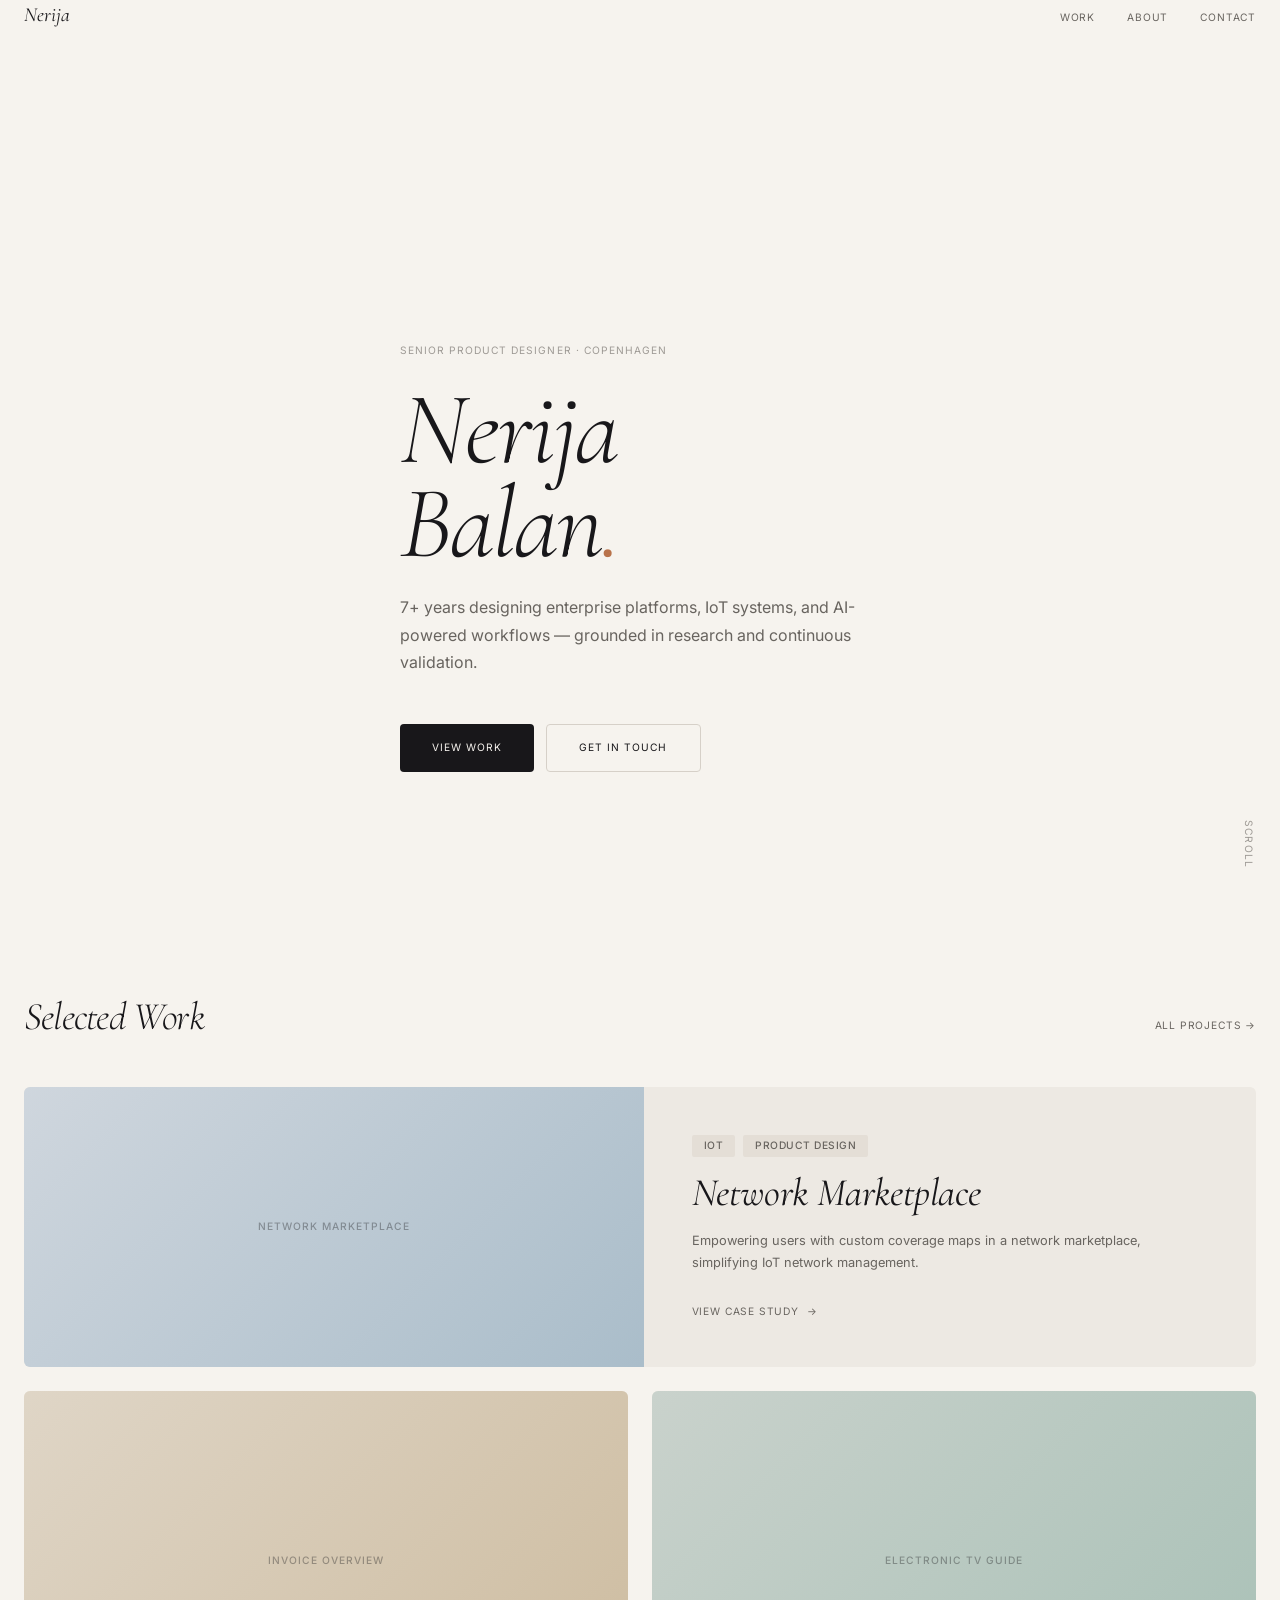
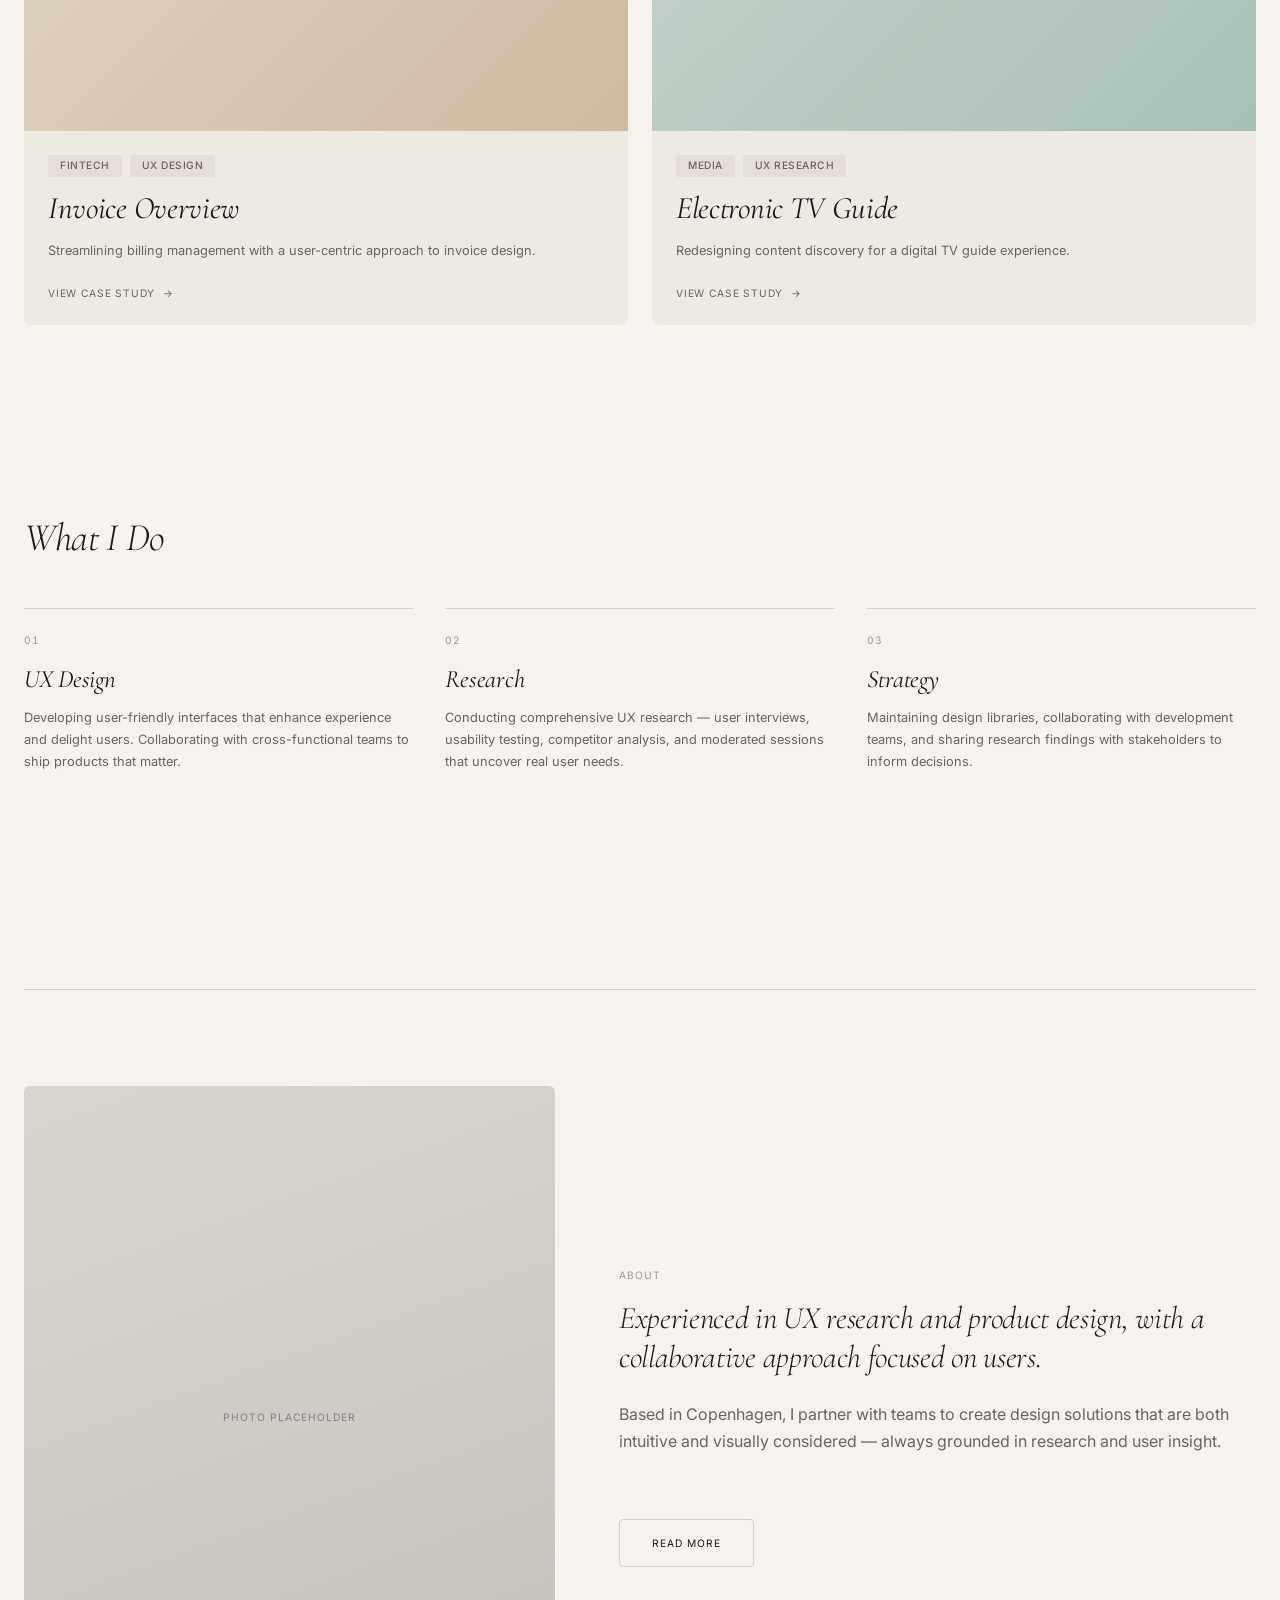
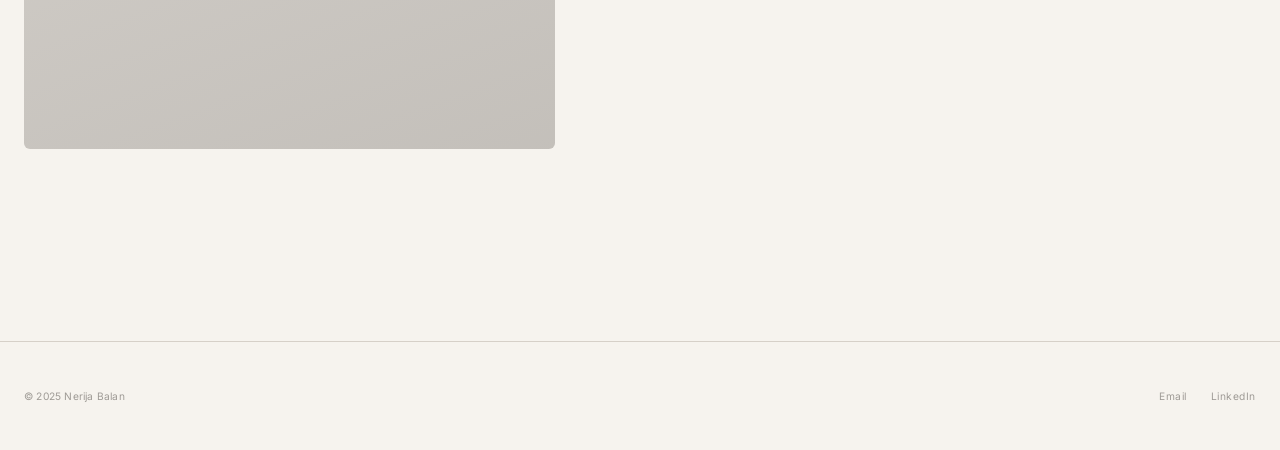
<file: index.html>
<!DOCTYPE html>
<html lang="en">
<head>
  <meta charset="UTF-8">
  <meta name="viewport" content="width=device-width, initial-scale=1.0">
  <title>Nerija Balan — UX Designer</title>
  <meta name="description" content="Copenhagen-based UX Designer specialising in user research and product design.">
  <link rel="stylesheet" href="css/styles.css">
</head>
<body>

  <!-- ======================================================
       NAVIGATION
       ====================================================== -->
  <header class="nav" role="banner">
    <div class="container">
      <div class="nav__inner">
        <a href="index.html" class="nav__logo" aria-label="Nerija Balan — home">Nerija</a>
        <nav aria-label="Primary">
          <ul class="nav__links">
            <li><a href="work.html">Work</a></li>
            <li><a href="about.html">About</a></li>
            <li><a href="contact.html">Contact</a></li>
          </ul>
        </nav>
        <button class="nav__toggle" aria-label="Toggle menu" aria-expanded="false" aria-controls="primary-nav">
          <span></span><span></span><span></span>
        </button>
      </div>
    </div>
  </header>

  <main>

    <!-- ======================================================
         HERO
         ====================================================== -->
    <section class="hero">
      <div class="container">
        <p class="label hero__eyebrow fade-up">Senior Product Designer · Copenhagen</p>
        <h1 class="hero__heading fade-up">
          Nerija<br>Balan<span class="hero__period">.</span>
        </h1>
        <p class="hero__sub fade-up">
          7+ years designing enterprise platforms, IoT systems,
          and AI-powered workflows — grounded in research and
          continuous validation.
        </p>
        <div class="hero__actions fade-up">
          <a href="work.html" class="btn btn--primary">View Work</a>
          <a href="contact.html" class="btn btn--outline">Get in Touch</a>
        </div>
      </div>
      <span class="hero__scroll" aria-hidden="true">Scroll</span>
    </section>

    <!-- ======================================================
         SELECTED WORK
         ====================================================== -->
    <section class="section" aria-labelledby="work-heading">
      <div class="container">
        <div class="section__header">
          <h2 class="section__title" id="work-heading">Selected Work</h2>
          <a href="work.html" class="section__link">All projects →</a>
        </div>

        <div class="work-grid work-grid--featured">

          <!-- Featured card -->
          <a href="network-marketplace.html" class="card">
            <div class="card__image">
              <div class="img-placeholder img-placeholder--1">
                <div class="img-placeholder__inner">
                  <span class="img-placeholder__label">Network Marketplace</span>
                </div>
              </div>
            </div>
            <div class="card__body">
              <div class="card__meta">
                <span class="tag">IoT</span>
                <span class="tag">Product Design</span>
              </div>
              <h3 class="card__title">Network Marketplace</h3>
              <p class="card__desc">
                Empowering users with custom coverage maps in a network marketplace,
                simplifying IoT network management.
              </p>
              <span class="card__cta">
                View Case Study
                <span class="card__cta-arrow" aria-hidden="true">→</span>
              </span>
            </div>
          </a>

          <!-- Card 2 -->
          <a href="work.html#invoice" class="card">
            <div class="card__image">
              <div class="img-placeholder img-placeholder--2">
                <div class="img-placeholder__inner">
                  <span class="img-placeholder__label">Invoice Overview</span>
                </div>
              </div>
            </div>
            <div class="card__body">
              <div class="card__meta">
                <span class="tag">FinTech</span>
                <span class="tag">UX Design</span>
              </div>
              <h3 class="card__title">Invoice Overview</h3>
              <p class="card__desc">
                Streamlining billing management with a user-centric approach to invoice design.
              </p>
              <span class="card__cta">
                View Case Study
                <span class="card__cta-arrow" aria-hidden="true">→</span>
              </span>
            </div>
          </a>

          <!-- Card 3 -->
          <a href="work.html#tv-guide" class="card">
            <div class="card__image">
              <div class="img-placeholder img-placeholder--3">
                <div class="img-placeholder__inner">
                  <span class="img-placeholder__label">Electronic TV Guide</span>
                </div>
              </div>
            </div>
            <div class="card__body">
              <div class="card__meta">
                <span class="tag">Media</span>
                <span class="tag">UX Research</span>
              </div>
              <h3 class="card__title">Electronic TV Guide</h3>
              <p class="card__desc">
                Redesigning content discovery for a digital TV guide experience.
              </p>
              <span class="card__cta">
                View Case Study
                <span class="card__cta-arrow" aria-hidden="true">→</span>
              </span>
            </div>
          </a>

        </div>
      </div>
    </section>

    <!-- ======================================================
         WHAT I DO
         ====================================================== -->
    <section class="section" aria-labelledby="services-heading">
      <div class="container">
        <div class="section__header">
          <h2 class="section__title" id="services-heading">What I Do</h2>
        </div>
        <div class="services-grid">

          <div class="service-item">
            <p class="service-item__number">01</p>
            <h3 class="service-item__title">UX Design</h3>
            <p class="service-item__desc">
              Developing user-friendly interfaces that enhance experience and
              delight users. Collaborating with cross-functional teams to ship
              products that matter.
            </p>
          </div>

          <div class="service-item">
            <p class="service-item__number">02</p>
            <h3 class="service-item__title">Research</h3>
            <p class="service-item__desc">
              Conducting comprehensive UX research — user interviews, usability
              testing, competitor analysis, and moderated sessions that uncover
              real user needs.
            </p>
          </div>

          <div class="service-item">
            <p class="service-item__number">03</p>
            <h3 class="service-item__title">Strategy</h3>
            <p class="service-item__desc">
              Maintaining design libraries, collaborating with development teams,
              and sharing research findings with stakeholders to inform decisions.
            </p>
          </div>

        </div>
      </div>
    </section>

    <!-- ======================================================
         ABOUT TEASER
         ====================================================== -->
    <section class="section" aria-label="About Nerija">
      <div class="container">
        <div style="display: grid; grid-template-columns: 1fr 1.2fr; gap: var(--s8); align-items: center; border-top: 1px solid var(--color-border); padding-top: var(--s9);">
          <div class="about-teaser__portrait" role="img" aria-label="Portrait of Nerija Balan">
            <span class="about-teaser__portrait-label">Photo Placeholder</span>
          </div>
          <div>
            <p class="label" style="margin-bottom: var(--s4);">About</p>
            <p class="about-teaser__lead">
              Experienced in UX research and product design, with a collaborative
              approach focused on users.
            </p>
            <p class="about-teaser__body">
              Based in Copenhagen, I partner with teams to create design solutions
              that are both intuitive and visually considered — always grounded
              in research and user insight.
            </p>
            <a href="about.html" class="btn btn--outline" style="margin-top: var(--s6);">Read More</a>
          </div>
        </div>
      </div>
    </section>

  </main>

  <!-- ======================================================
       FOOTER
       ====================================================== -->
  <footer class="footer" role="contentinfo">
    <div class="container">
      <div class="footer__inner">
        <p class="footer__copy">© 2025 Nerija Balan</p>
        <ul class="footer__links">
          <li><a href="mailto:nerija.balan@gmail.com">Email</a></li>
          <li><a href="https://linkedin.com/in/nerija-balan-41176445" target="_blank" rel="noopener">LinkedIn</a></li>
        </ul>
      </div>
    </div>
  </footer>

  <script src="js/main.js"></script>
</body>
</html>
</file>
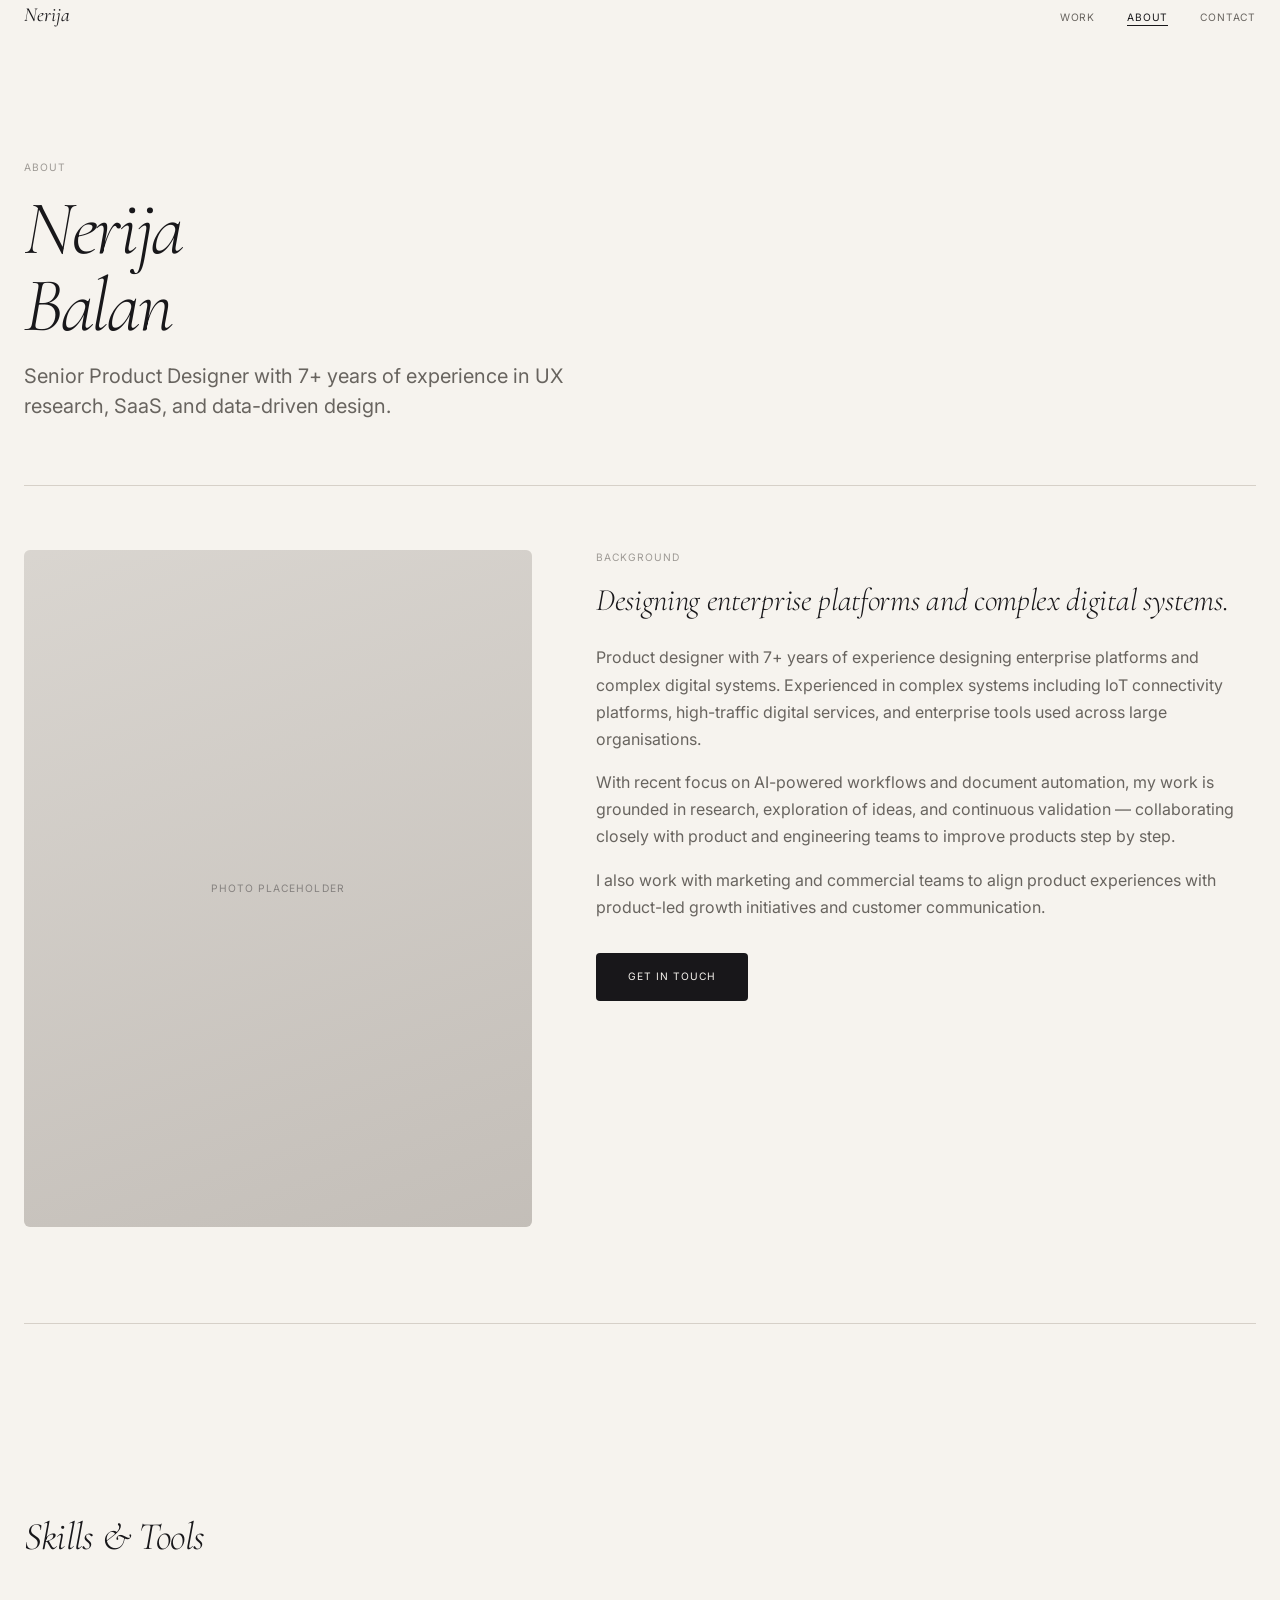
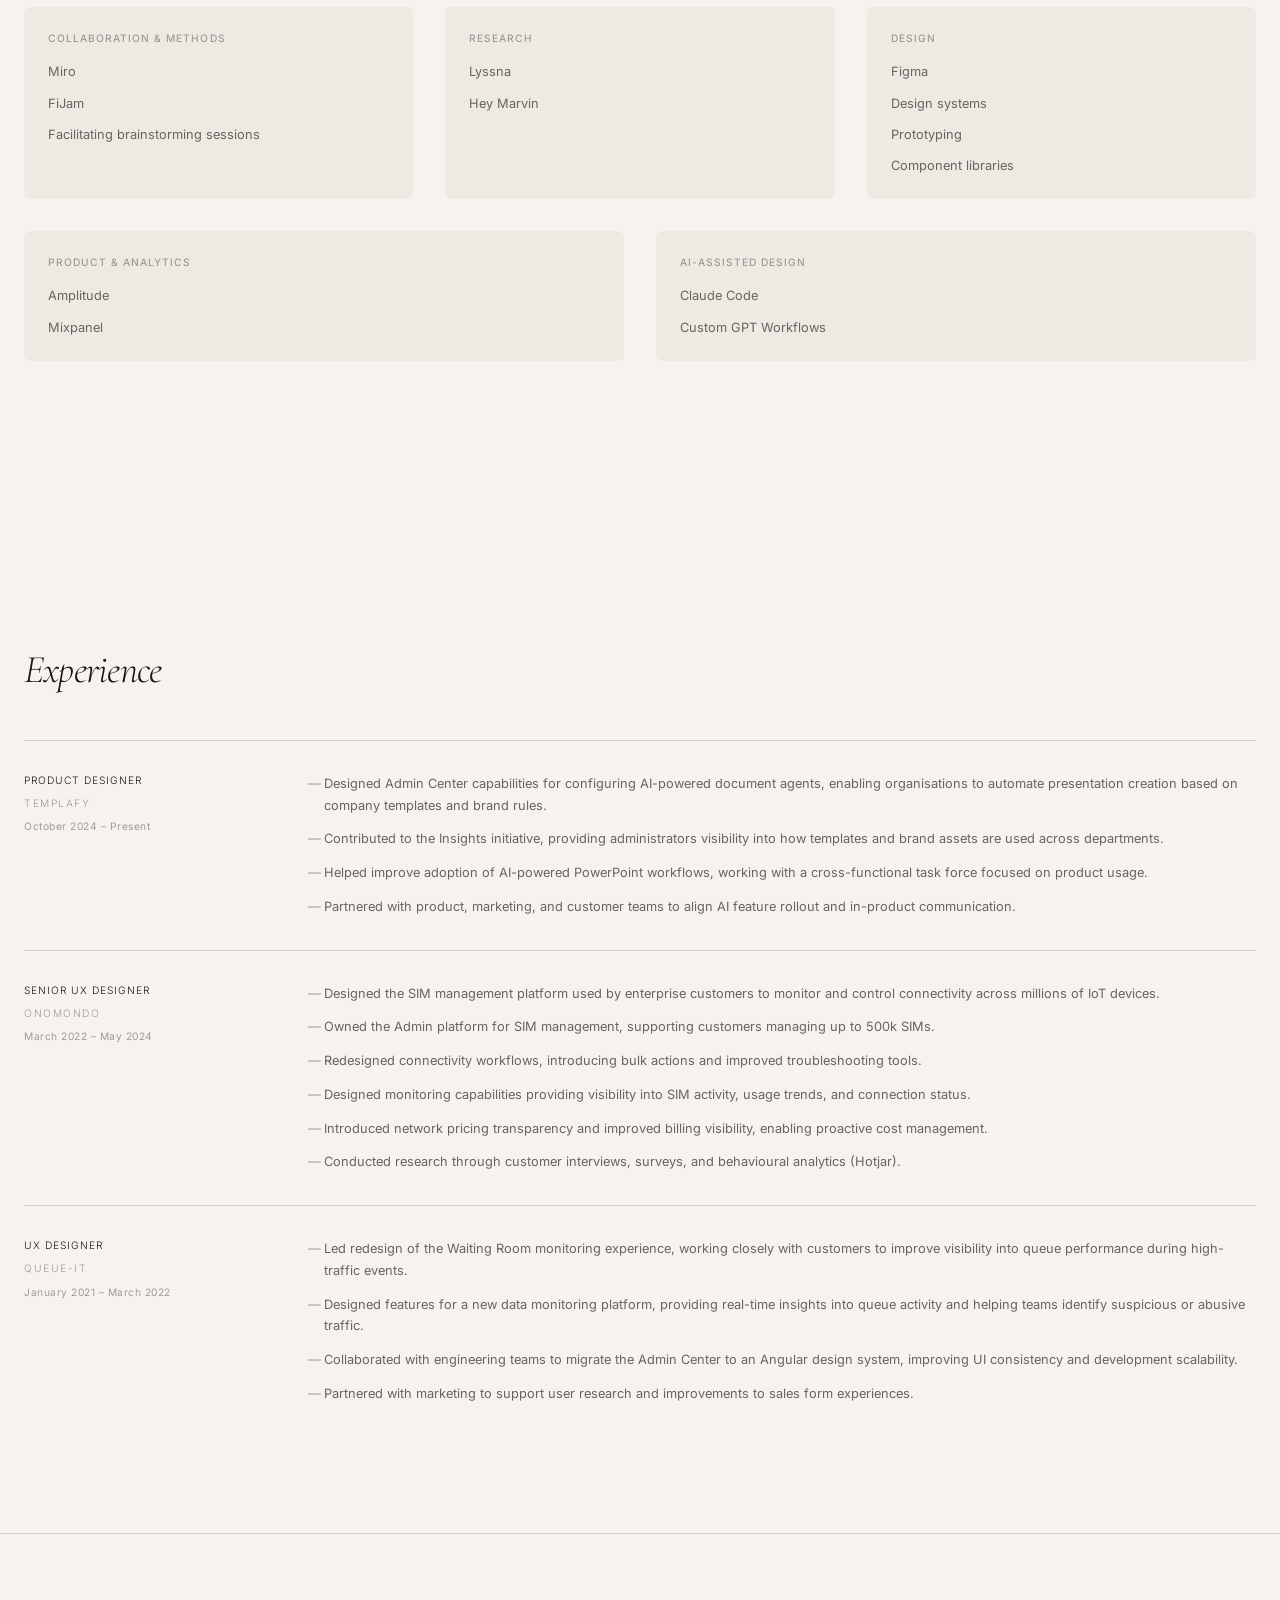
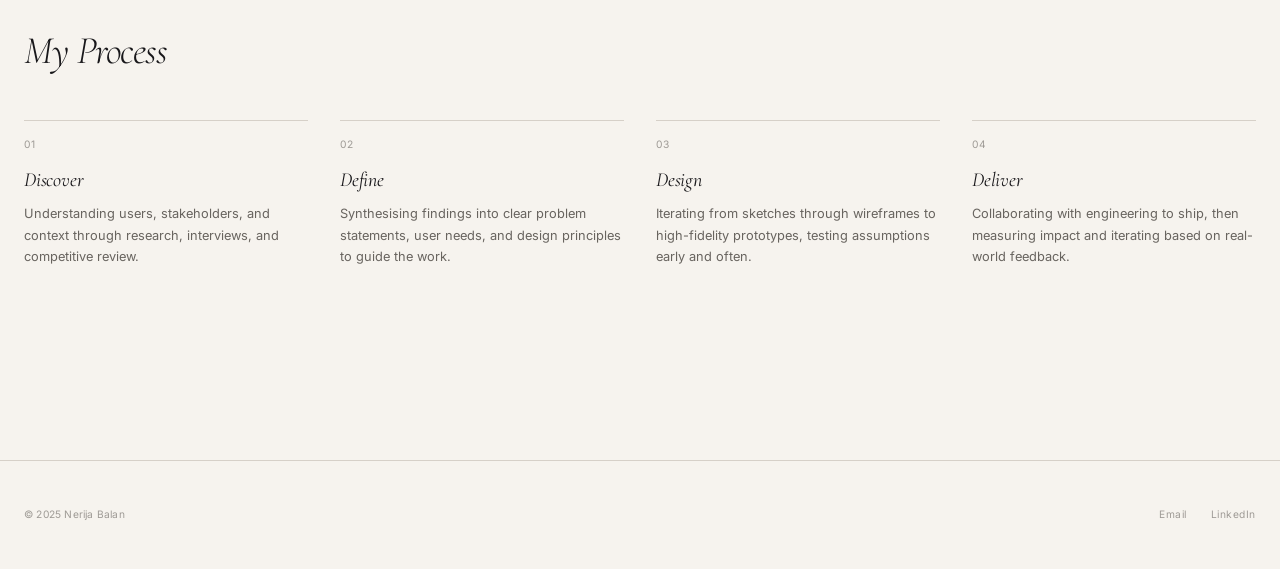
<file: about.html>
<!DOCTYPE html>
<html lang="en">
<head>
  <meta charset="UTF-8">
  <meta name="viewport" content="width=device-width, initial-scale=1.0">
  <title>About — Nerija Balan</title>
  <meta name="description" content="Senior Product Designer with 7+ years of experience in UX research and product design.">
  <link rel="stylesheet" href="css/styles.css">
</head>
<body>

  <!-- ======================================================
       NAVIGATION
       ====================================================== -->
  <header class="nav" role="banner">
    <div class="container">
      <div class="nav__inner">
        <a href="index.html" class="nav__logo" aria-label="Nerija Balan — home">Nerija</a>
        <nav aria-label="Primary">
          <ul class="nav__links">
            <li><a href="work.html">Work</a></li>
            <li><a href="about.html">About</a></li>
            <li><a href="contact.html">Contact</a></li>
          </ul>
        </nav>
        <button class="nav__toggle" aria-label="Toggle menu" aria-expanded="false">
          <span></span><span></span><span></span>
        </button>
      </div>
    </div>
  </header>

  <main>

    <!-- ======================================================
         PAGE HERO
         ====================================================== -->
    <div class="container">
      <div class="page-hero">
        <p class="label page-hero__eyebrow">About</p>
        <h1 class="page-hero__title">Nerija<br>Balan</h1>
        <p class="page-hero__sub">
          Senior Product Designer with 7+ years of experience in UX research,
          SaaS, and data-driven design.
        </p>
      </div>
    </div>

    <!-- ======================================================
         BIO
         ====================================================== -->
    <section class="section" style="padding-top: 0;" aria-label="Biography">
      <div class="container">
        <div class="about-hero">

          <div class="about-portrait" role="img" aria-label="Portrait of Nerija Balan">
            <span class="about-portrait__label">Photo Placeholder</span>
          </div>

          <div class="about-bio">
            <p class="label about-bio__eyebrow">Background</p>
            <p class="about-bio__lead">
              Designing enterprise platforms and complex digital systems.
            </p>
            <div class="about-bio__body">
              <p>
                Product designer with 7+ years of experience designing enterprise
                platforms and complex digital systems. Experienced in complex systems
                including IoT connectivity platforms, high-traffic digital services,
                and enterprise tools used across large organisations.
              </p>
              <p>
                With recent focus on AI-powered workflows and document automation,
                my work is grounded in research, exploration of ideas, and continuous
                validation — collaborating closely with product and engineering teams
                to improve products step by step.
              </p>
              <p>
                I also work with marketing and commercial teams to align product
                experiences with product-led growth initiatives and customer communication.
              </p>
            </div>
            <div class="about-bio__cta">
              <a href="contact.html" class="btn btn--primary">Get in Touch</a>
            </div>
          </div>

        </div>
      </div>
    </section>

    <!-- ======================================================
         SKILLS & TOOLS
         ====================================================== -->
    <section class="skills-section" aria-labelledby="skills-heading">
      <div class="container">
        <div class="section__header">
          <h2 class="section__title" id="skills-heading">Skills &amp; Tools</h2>
        </div>
        <div class="skills-cards">

          <div class="skill-card">
            <h3 class="skill-card__title">Collaboration &amp; Methods</h3>
            <ul class="skill-card__list">
              <li>Miro</li>
              <li>FiJam</li>
              <li>Facilitating brainstorming sessions</li>
            </ul>
          </div>

          <div class="skill-card">
            <h3 class="skill-card__title">Research</h3>
            <ul class="skill-card__list">
              <li>Lyssna</li>
              <li>Hey Marvin</li>
            </ul>
          </div>

          <div class="skill-card">
            <h3 class="skill-card__title">Design</h3>
            <ul class="skill-card__list">
              <li>Figma</li>
              <li>Design systems</li>
              <li>Prototyping</li>
              <li>Component libraries</li>
            </ul>
          </div>

          <div class="skill-card">
            <h3 class="skill-card__title">Product &amp; Analytics</h3>
            <ul class="skill-card__list">
              <li>Amplitude</li>
              <li>Mixpanel</li>
            </ul>
          </div>

          <div class="skill-card">
            <h3 class="skill-card__title">AI-Assisted Design</h3>
            <ul class="skill-card__list">
              <li>Claude Code</li>
              <li>Custom GPT Workflows</li>
            </ul>
          </div>

        </div>
      </div>
    </section>

    <!-- ======================================================
         EXPERIENCE
         ====================================================== -->
    <section class="section" aria-labelledby="experience-heading">
      <div class="container">
        <div class="section__header">
          <h2 class="section__title" id="experience-heading">Experience</h2>
        </div>
        <div class="experience-list">

          <div class="exp-item">
            <div class="exp-item__meta">
              <p class="exp-item__role">Product Designer</p>
              <p class="exp-item__company">Templafy</p>
              <p class="exp-item__date">October 2024 – Present</p>
            </div>
            <ul class="exp-item__bullets">
              <li>Designed Admin Center capabilities for configuring AI-powered document agents, enabling organisations to automate presentation creation based on company templates and brand rules.</li>
              <li>Contributed to the Insights initiative, providing administrators visibility into how templates and brand assets are used across departments.</li>
              <li>Helped improve adoption of AI-powered PowerPoint workflows, working with a cross-functional task force focused on product usage.</li>
              <li>Partnered with product, marketing, and customer teams to align AI feature rollout and in-product communication.</li>
            </ul>
          </div>

          <div class="exp-item">
            <div class="exp-item__meta">
              <p class="exp-item__role">Senior UX Designer</p>
              <p class="exp-item__company">Onomondo</p>
              <p class="exp-item__date">March 2022 – May 2024</p>
            </div>
            <ul class="exp-item__bullets">
              <li>Designed the SIM management platform used by enterprise customers to monitor and control connectivity across millions of IoT devices.</li>
              <li>Owned the Admin platform for SIM management, supporting customers managing up to 500k SIMs.</li>
              <li>Redesigned connectivity workflows, introducing bulk actions and improved troubleshooting tools.</li>
              <li>Designed monitoring capabilities providing visibility into SIM activity, usage trends, and connection status.</li>
              <li>Introduced network pricing transparency and improved billing visibility, enabling proactive cost management.</li>
              <li>Conducted research through customer interviews, surveys, and behavioural analytics (Hotjar).</li>
            </ul>
          </div>

          <div class="exp-item">
            <div class="exp-item__meta">
              <p class="exp-item__role">UX Designer</p>
              <p class="exp-item__company">Queue-it</p>
              <p class="exp-item__date">January 2021 – March 2022</p>
            </div>
            <ul class="exp-item__bullets">
              <li>Led redesign of the Waiting Room monitoring experience, working closely with customers to improve visibility into queue performance during high-traffic events.</li>
              <li>Designed features for a new data monitoring platform, providing real-time insights into queue activity and helping teams identify suspicious or abusive traffic.</li>
              <li>Collaborated with engineering teams to migrate the Admin Center to an Angular design system, improving UI consistency and development scalability.</li>
              <li>Partnered with marketing to support user research and improvements to sales form experiences.</li>
            </ul>
          </div>

        </div>
      </div>
    </section>

    <!-- ======================================================
         PROCESS
         ====================================================== -->
    <section class="section" style="border-top: 1px solid var(--color-border);" aria-labelledby="process-heading">
      <div class="container">
        <div class="section__header">
          <h2 class="section__title" id="process-heading">My Process</h2>
        </div>
        <div class="process-grid">

          <div class="process-step">
            <p class="process-step__number">01</p>
            <h3 class="process-step__title">Discover</h3>
            <p class="process-step__desc">
              Understanding users, stakeholders, and context through research,
              interviews, and competitive review.
            </p>
          </div>

          <div class="process-step">
            <p class="process-step__number">02</p>
            <h3 class="process-step__title">Define</h3>
            <p class="process-step__desc">
              Synthesising findings into clear problem statements, user needs,
              and design principles to guide the work.
            </p>
          </div>

          <div class="process-step">
            <p class="process-step__number">03</p>
            <h3 class="process-step__title">Design</h3>
            <p class="process-step__desc">
              Iterating from sketches through wireframes to high-fidelity
              prototypes, testing assumptions early and often.
            </p>
          </div>

          <div class="process-step">
            <p class="process-step__number">04</p>
            <h3 class="process-step__title">Deliver</h3>
            <p class="process-step__desc">
              Collaborating with engineering to ship, then measuring impact
              and iterating based on real-world feedback.
            </p>
          </div>

        </div>
      </div>
    </section>

  </main>

  <!-- ======================================================
       FOOTER
       ====================================================== -->
  <footer class="footer" role="contentinfo">
    <div class="container">
      <div class="footer__inner">
        <p class="footer__copy">© 2025 Nerija Balan</p>
        <ul class="footer__links">
          <li><a href="mailto:nerija.balan@gmail.com">Email</a></li>
          <li><a href="https://linkedin.com/in/nerija-balan-41176445" target="_blank" rel="noopener">LinkedIn</a></li>
        </ul>
      </div>
    </div>
  </footer>

  <script src="js/main.js"></script>
</body>
</html>
</file>
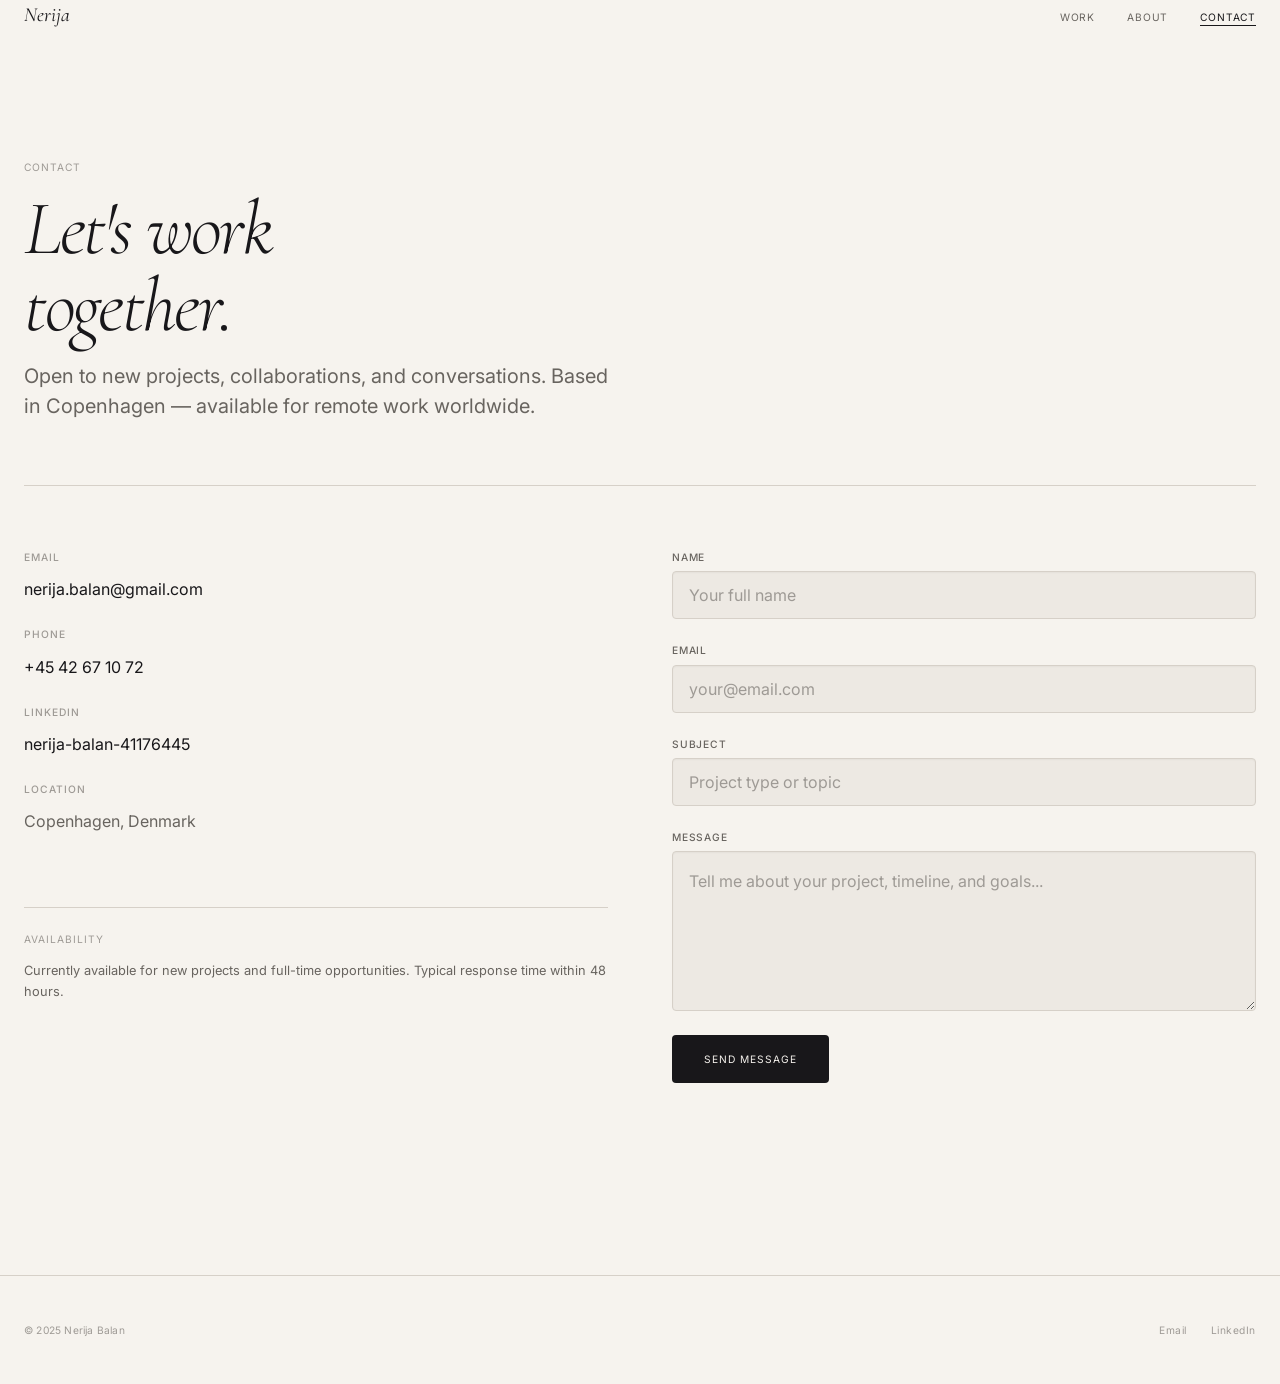
<file: contact.html>
<!DOCTYPE html>
<html lang="en">
<head>
  <meta charset="UTF-8">
  <meta name="viewport" content="width=device-width, initial-scale=1.0">
  <title>Contact — Nerija Balan</title>
  <meta name="description" content="Get in touch with Nerija Balan, UX Designer based in Copenhagen.">
  <link rel="stylesheet" href="css/styles.css">
</head>
<body>

  <!-- ======================================================
       NAVIGATION
       ====================================================== -->
  <header class="nav" role="banner">
    <div class="container">
      <div class="nav__inner">
        <a href="index.html" class="nav__logo" aria-label="Nerija Balan — home">Nerija</a>
        <nav aria-label="Primary">
          <ul class="nav__links">
            <li><a href="work.html">Work</a></li>
            <li><a href="about.html">About</a></li>
            <li><a href="contact.html">Contact</a></li>
          </ul>
        </nav>
        <button class="nav__toggle" aria-label="Toggle menu" aria-expanded="false">
          <span></span><span></span><span></span>
        </button>
      </div>
    </div>
  </header>

  <main>

    <!-- ======================================================
         PAGE HERO
         ====================================================== -->
    <div class="container">
      <div class="page-hero">
        <p class="label page-hero__eyebrow">Contact</p>
        <h1 class="page-hero__title">Let's work<br>together.</h1>
        <p class="page-hero__sub">
          Open to new projects, collaborations, and conversations.
          Based in Copenhagen — available for remote work worldwide.
        </p>
      </div>
    </div>

    <!-- ======================================================
         CONTACT CONTENT
         ====================================================== -->
    <section class="section" style="padding-top: 0;" aria-label="Contact information and form">
      <div class="container">
        <div class="contact-layout">

          <!-- Contact info -->
          <div class="contact-info">

            <div class="contact-links">

              <div>
                <span class="contact-link__label">Email</span>
                <a href="mailto:nerija.balan@gmail.com" class="contact-link">
                  <span class="contact-link__value">nerija.balan@gmail.com</span>
                </a>
              </div>

              <div>
                <span class="contact-link__label">Phone</span>
                <a href="tel:+4542671072" class="contact-link">
                  <span class="contact-link__value">+45 42 67 10 72</span>
                </a>
              </div>

              <div>
                <span class="contact-link__label">LinkedIn</span>
                <a
                  href="https://linkedin.com/in/nerija-balan-41176445"
                  target="_blank"
                  rel="noopener"
                  class="contact-link"
                >
                  <span class="contact-link__value">nerija-balan-41176445</span>
                </a>
              </div>

              <div>
                <span class="contact-link__label">Location</span>
                <span class="contact-link" style="cursor: default;">
                  <span class="contact-link__value" style="color: var(--color-text-2);">Copenhagen, Denmark</span>
                </span>
              </div>

            </div>

            <div style="border-top: 1px solid var(--color-border); padding-top: var(--s5);">
              <p class="label" style="margin-bottom: var(--s3);">Availability</p>
              <p style="font-size: var(--text-sm); color: var(--color-text-2); line-height: var(--leading-relaxed);">
                Currently available for new projects and full-time opportunities.
                Typical response time within 48 hours.
              </p>
            </div>

          </div>

          <!-- Contact form -->
          <form class="form contact-form" novalidate aria-label="Contact form">
            <div class="form-field">
              <label for="name" class="form-label">Name</label>
              <input
                type="text"
                id="name"
                name="name"
                class="form-input"
                placeholder="Your full name"
                required
                autocomplete="name"
              >
            </div>

            <div class="form-field">
              <label for="email" class="form-label">Email</label>
              <input
                type="email"
                id="email"
                name="email"
                class="form-input"
                placeholder="your@email.com"
                required
                autocomplete="email"
              >
            </div>

            <div class="form-field">
              <label for="subject" class="form-label">Subject</label>
              <input
                type="text"
                id="subject"
                name="subject"
                class="form-input"
                placeholder="Project type or topic"
              >
            </div>

            <div class="form-field">
              <label for="message" class="form-label">Message</label>
              <textarea
                id="message"
                name="message"
                class="form-textarea"
                placeholder="Tell me about your project, timeline, and goals..."
                required
              ></textarea>
            </div>

            <button type="submit" class="btn btn--primary" style="align-self: flex-start; width: auto;">
              Send Message
            </button>
          </form>

        </div>
      </div>
    </section>

  </main>

  <!-- ======================================================
       FOOTER
       ====================================================== -->
  <footer class="footer" role="contentinfo">
    <div class="container">
      <div class="footer__inner">
        <p class="footer__copy">© 2025 Nerija Balan</p>
        <ul class="footer__links">
          <li><a href="mailto:nerija.balan@gmail.com">Email</a></li>
          <li><a href="https://linkedin.com/in/nerija-balan-41176445" target="_blank" rel="noopener">LinkedIn</a></li>
        </ul>
      </div>
    </div>
  </footer>

  <script src="js/main.js"></script>
</body>
</html>
</file>
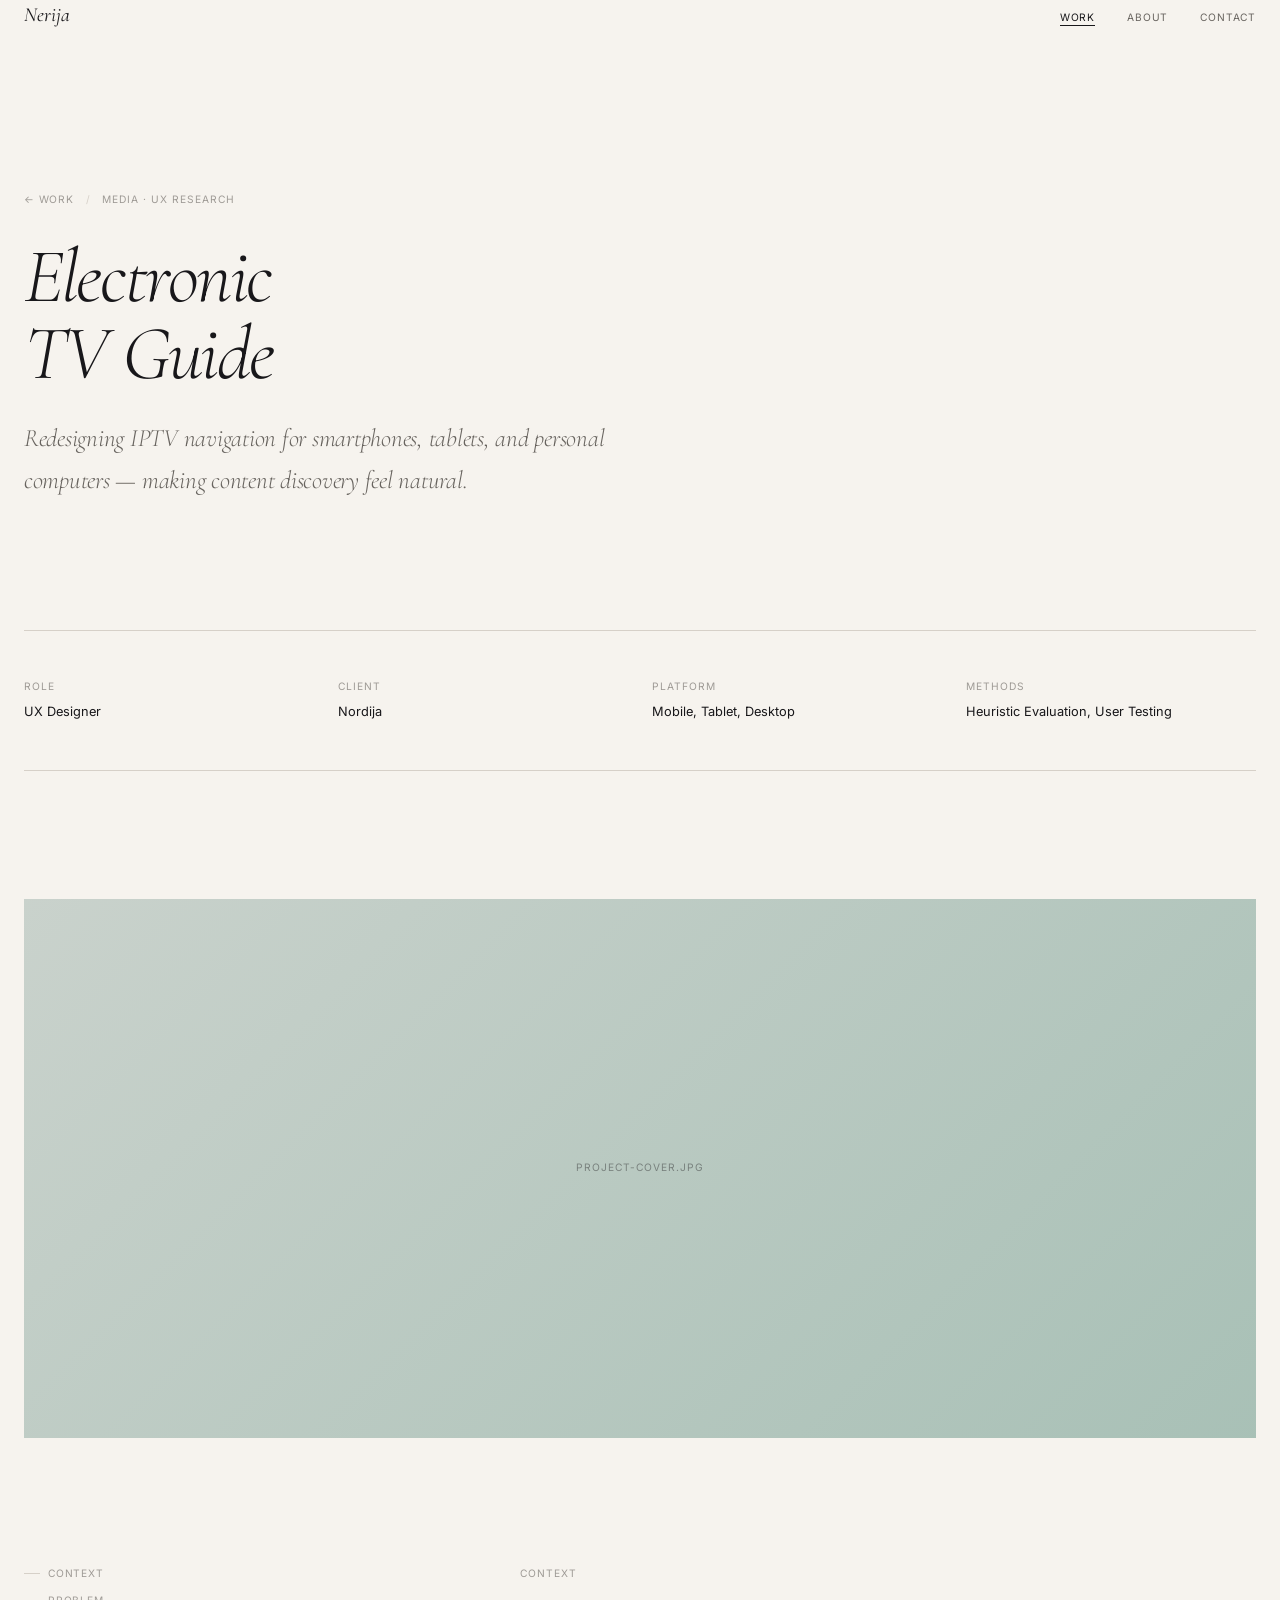
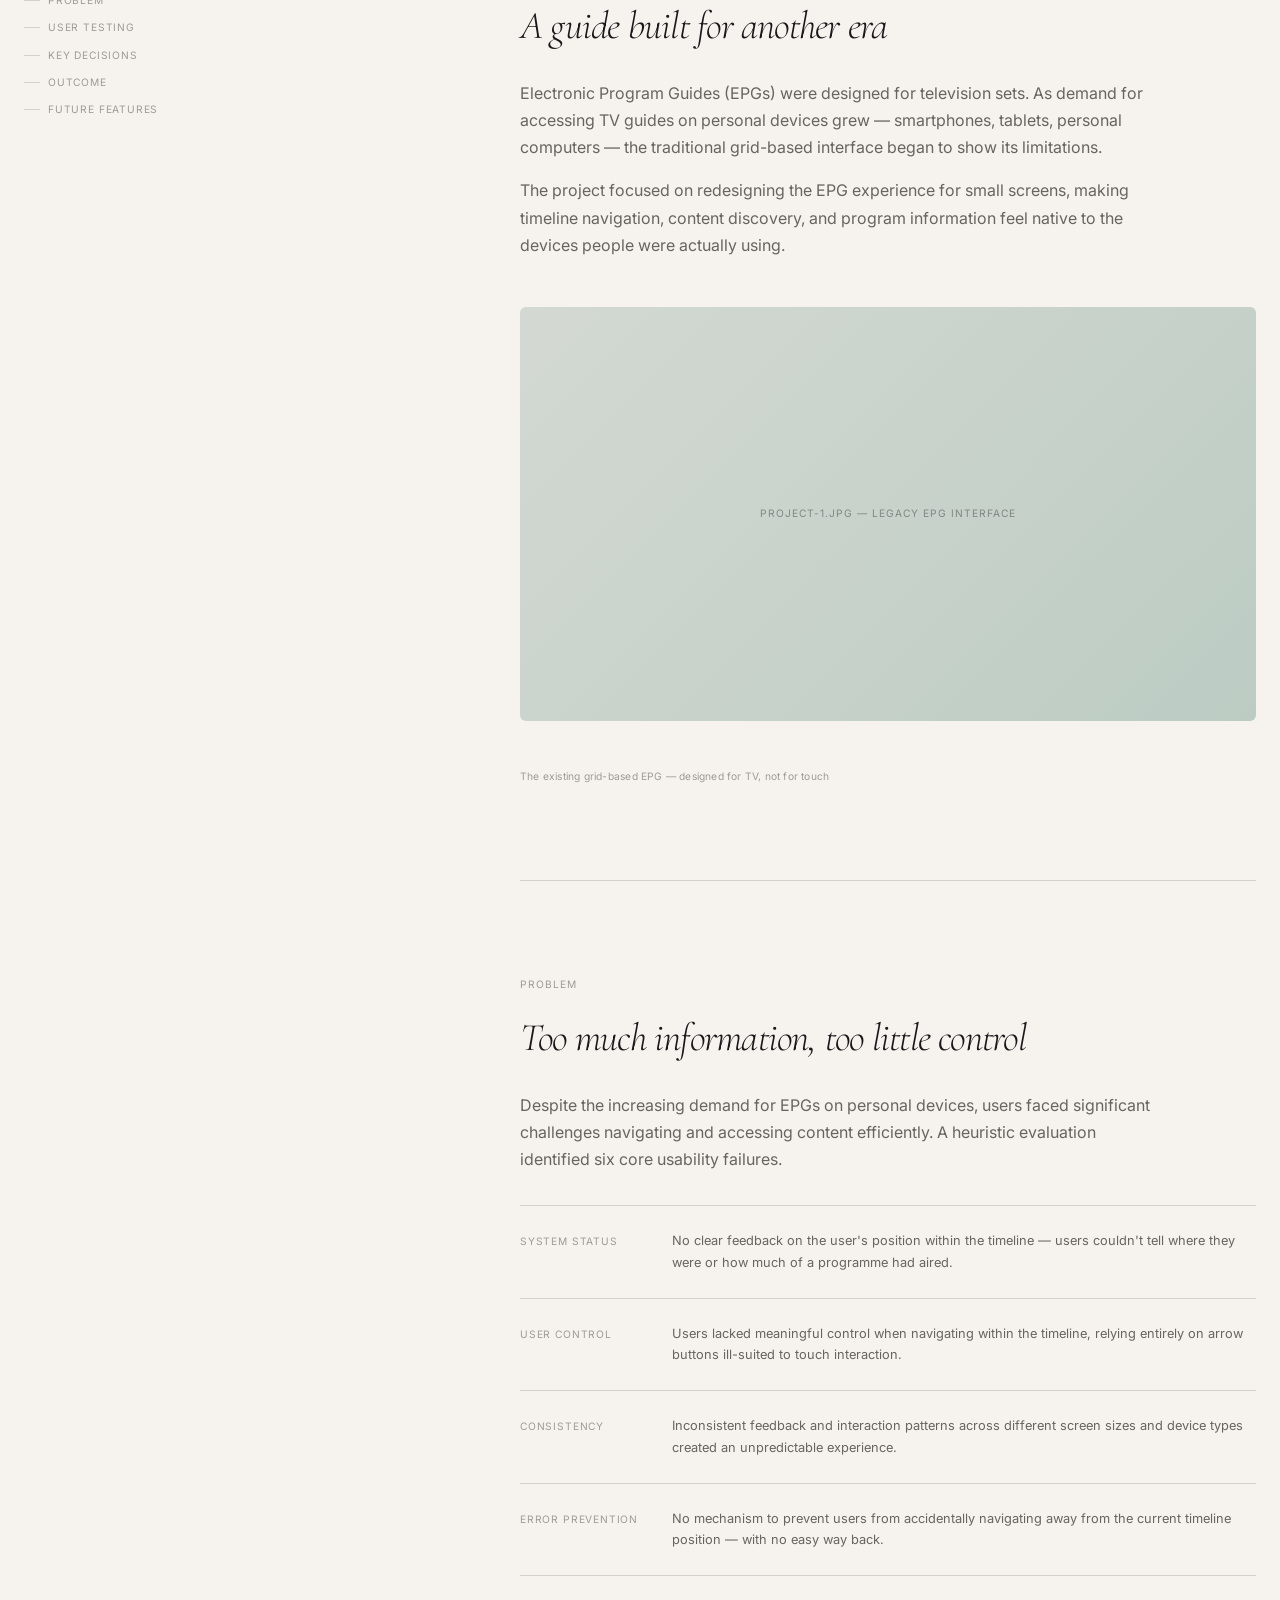
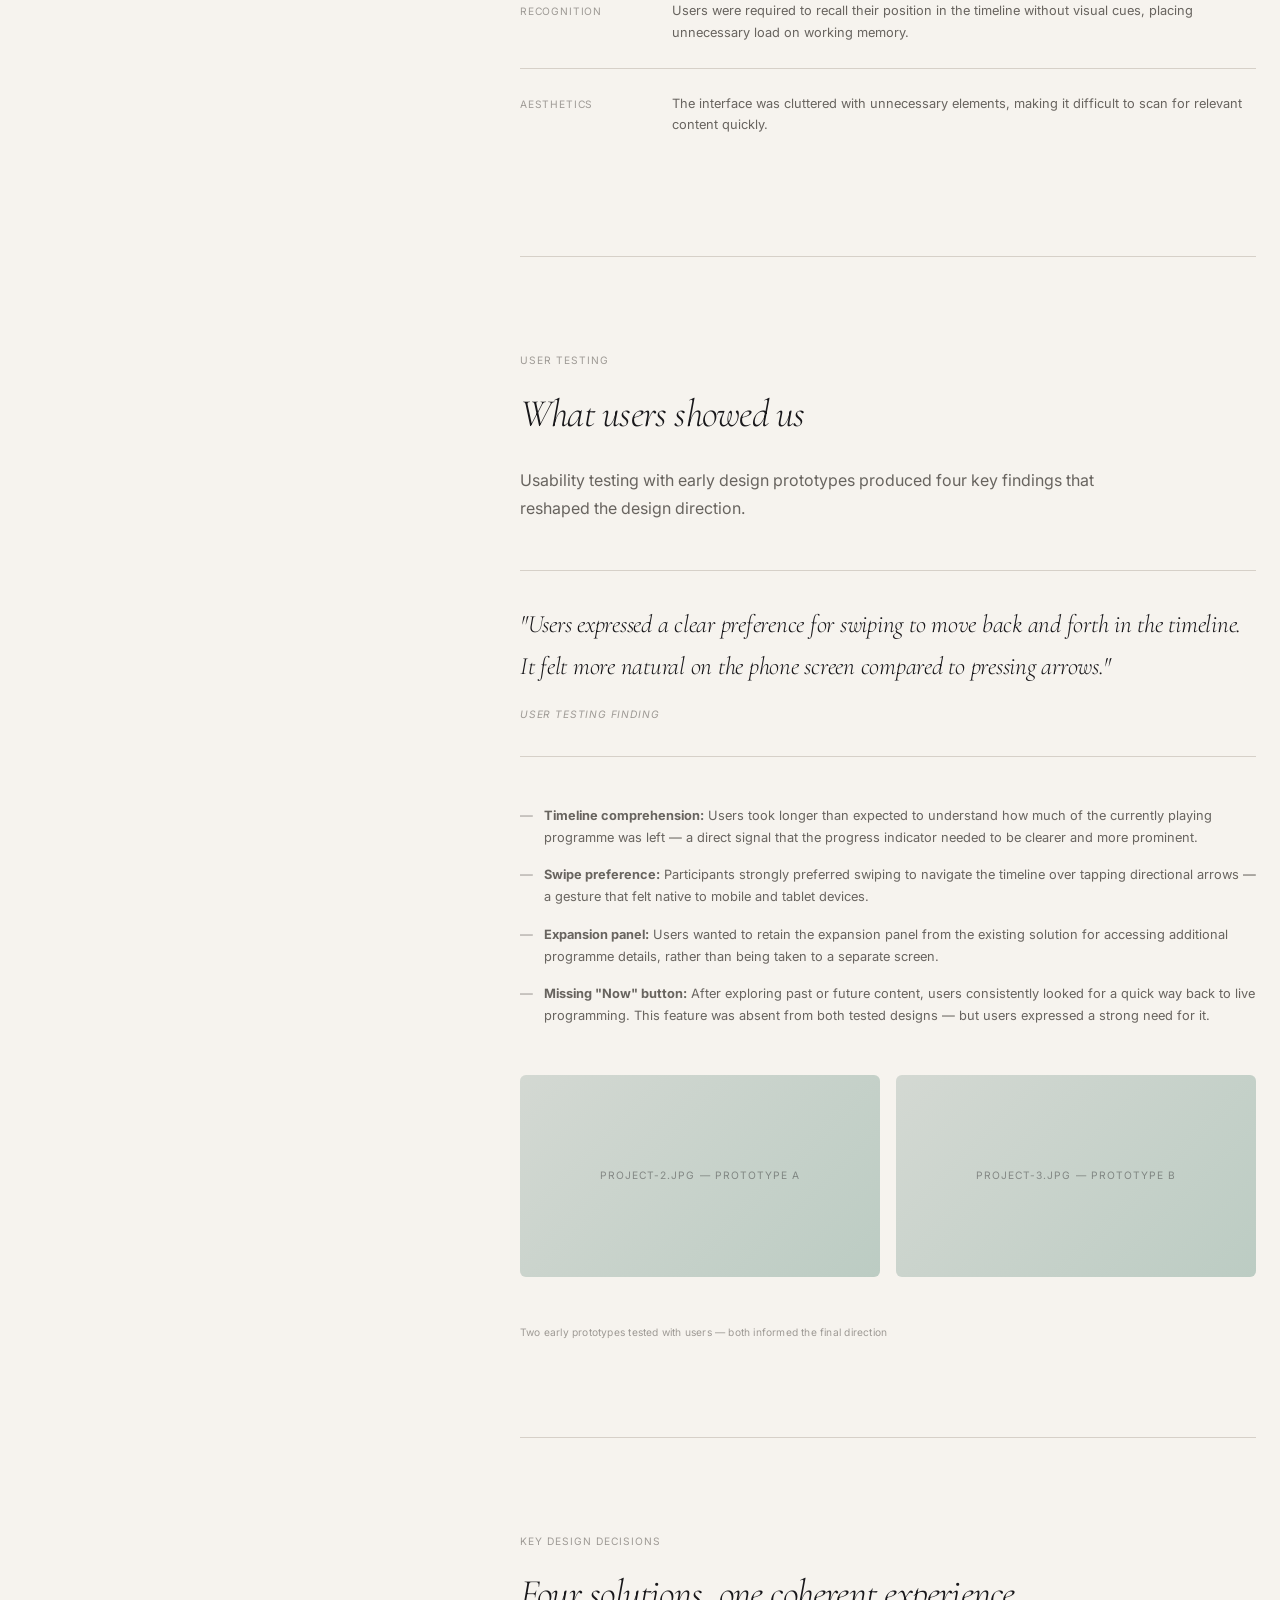
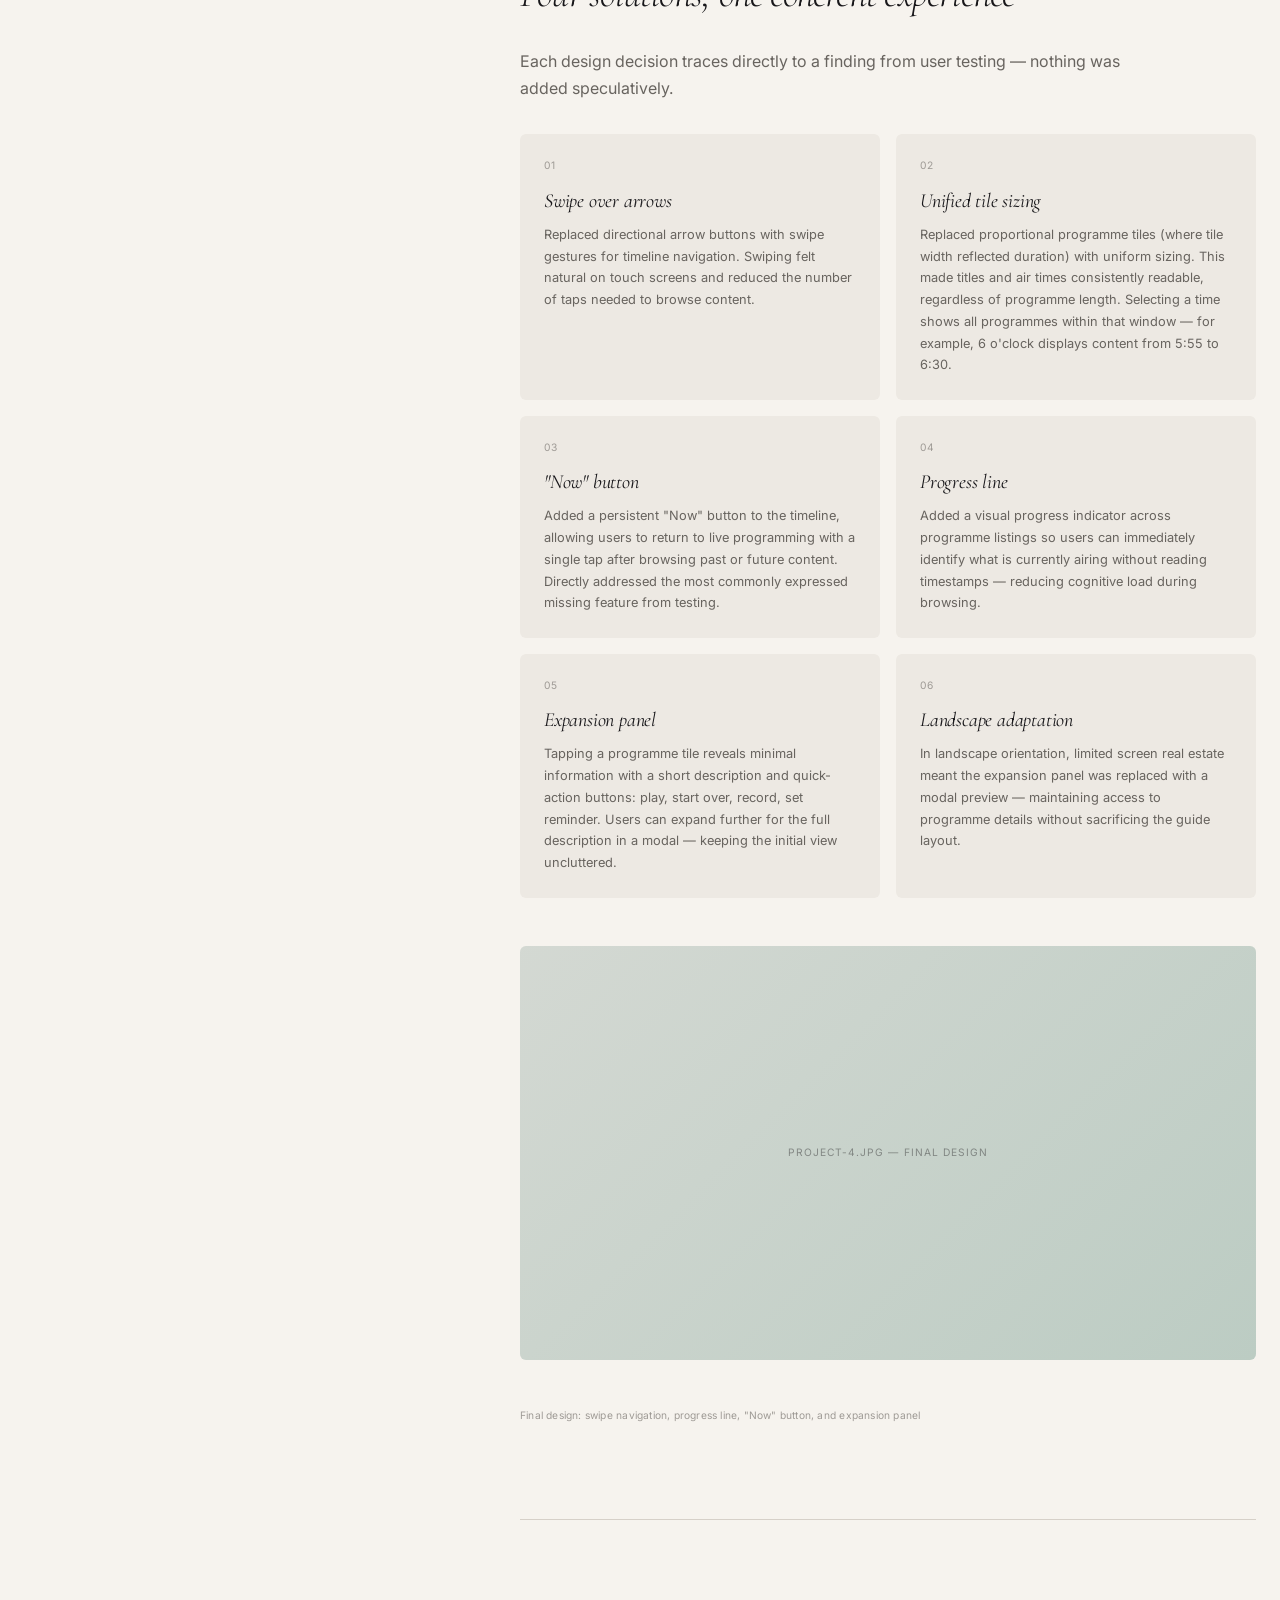
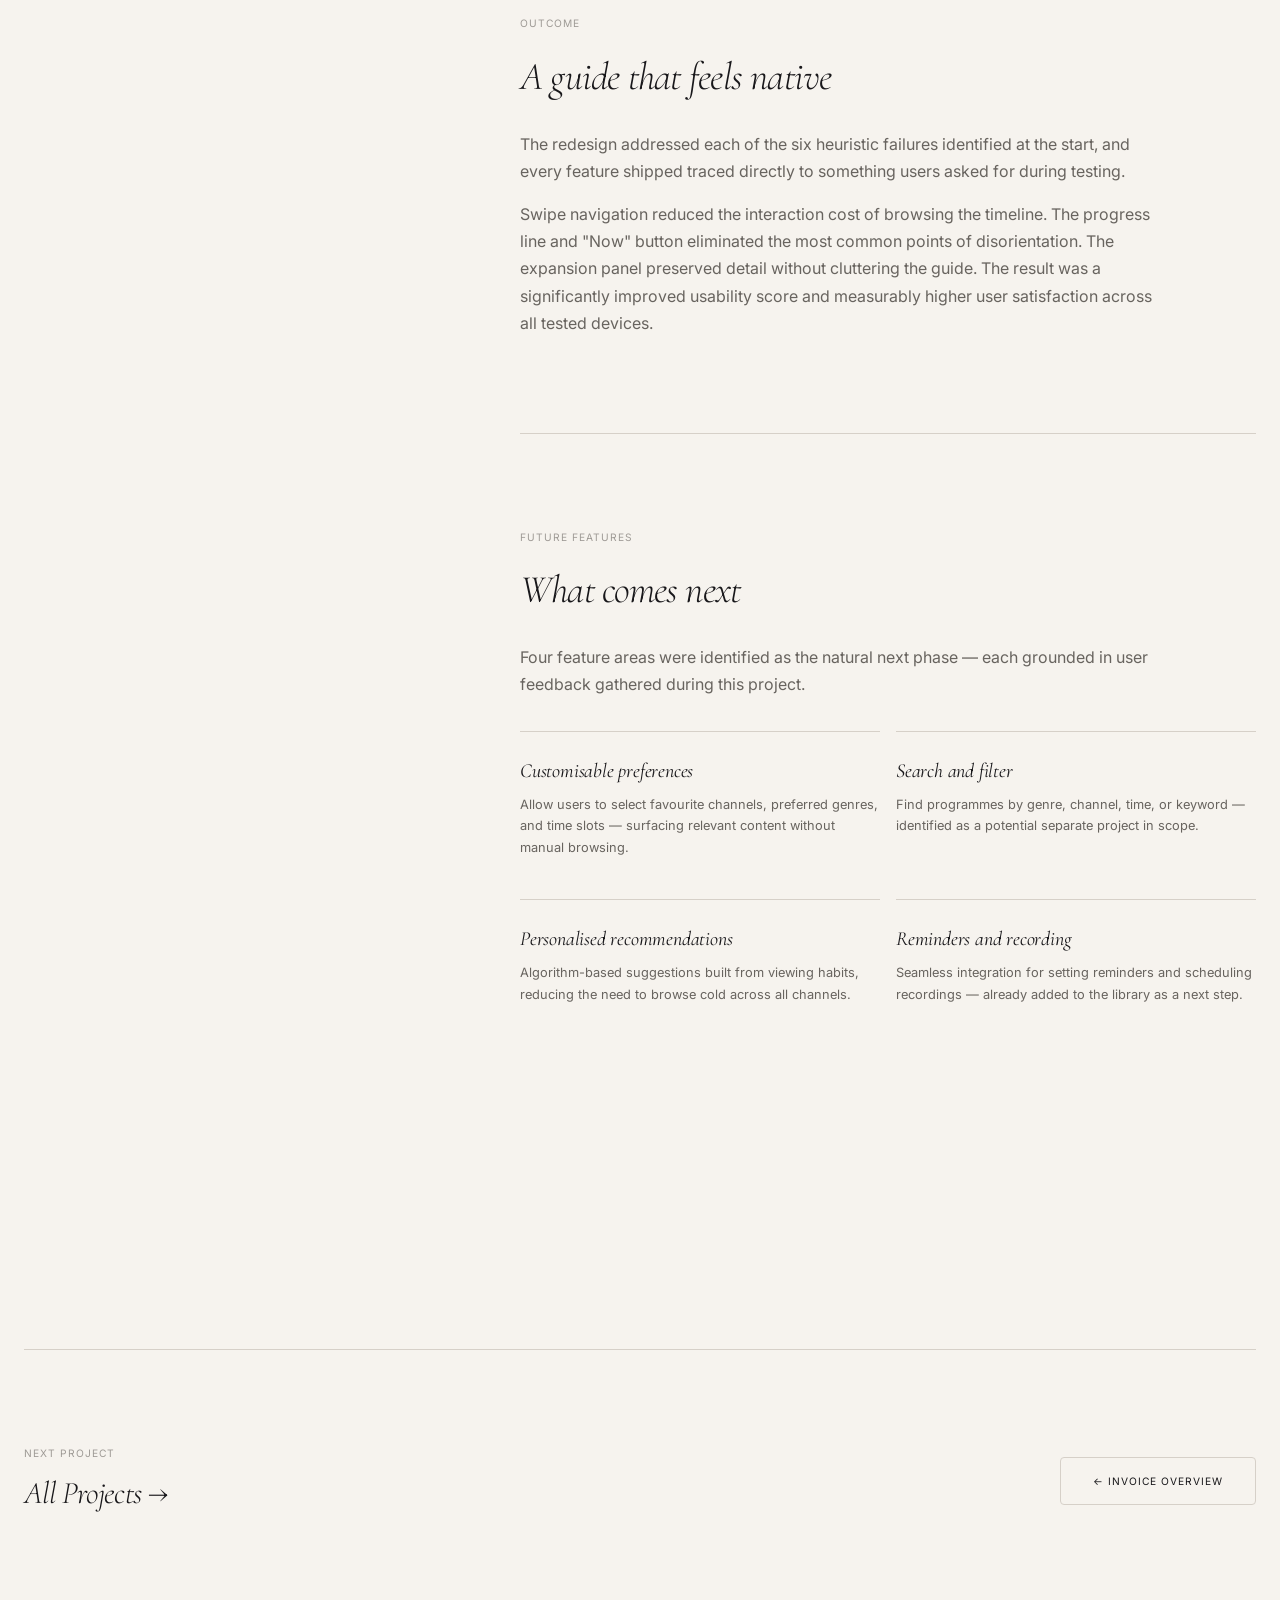
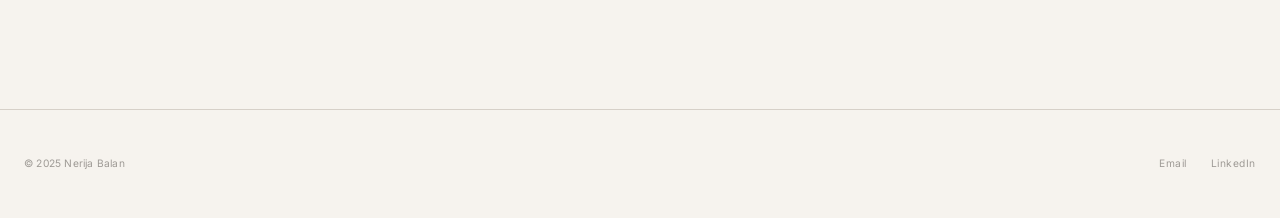
<file: electronic-tv-guide.html>
<!DOCTYPE html>
<html lang="en">
<head>
  <meta charset="UTF-8">
  <meta name="viewport" content="width=device-width, initial-scale=1.0">
  <title>Electronic TV Guide — Nerija Balan</title>
  <meta name="description" content="Case study: Electronic Program Guide — redesigning IPTV navigation for smartphones, tablets, and personal computers.">
  <link rel="stylesheet" href="css/styles.css">
  <style>
    .cs-hero {
      padding-top: calc(var(--nav-height) + var(--s10));
      padding-bottom: var(--s10);
      border-bottom: 1px solid var(--color-border);
    }

    .cs-hero__eyebrow {
      display: flex;
      align-items: center;
      gap: var(--s3);
      margin-bottom: var(--s6);
    }

    .cs-hero__back {
      font-family: var(--font-body);
      font-size: var(--text-xs);
      font-weight: 400;
      letter-spacing: 0.08em;
      text-transform: uppercase;
      color: var(--color-text-3);
      transition: color 150ms var(--ease-out);
    }
    .cs-hero__back:hover { color: var(--color-text-1); }

    .cs-hero__sep { color: var(--color-border); font-size: var(--text-xs); }

    .cs-hero__title {
      font-family: var(--font-display);
      font-size: clamp(3rem, 6vw, 5.5rem);
      font-weight: 300;
      font-style: italic;
      line-height: 1.0;
      letter-spacing: -0.03em;
      margin-bottom: var(--s5);
    }

    .cs-hero__subtitle {
      font-family: var(--font-display);
      font-size: var(--text-xl);
      font-weight: 300;
      font-style: italic;
      color: var(--color-text-2);
      letter-spacing: -0.01em;
      max-width: 640px;
      line-height: var(--leading-relaxed);
    }

    .cs-meta {
      display: grid;
      grid-template-columns: repeat(4, 1fr);
      gap: var(--s5);
      padding: var(--s7) 0;
      border-bottom: 1px solid var(--color-border);
      margin-bottom: var(--s10);
    }

    .cs-meta__label {
      font-family: var(--font-body);
      font-size: var(--text-xs);
      font-weight: 400;
      letter-spacing: 0.1em;
      text-transform: uppercase;
      color: var(--color-text-3);
      margin-bottom: var(--s2);
    }

    .cs-meta__value {
      font-size: var(--text-sm);
      color: var(--color-text-1);
      line-height: var(--leading-normal);
    }

    .cs-cover {
      width: 100%;
      aspect-ratio: 16/7;
      background: var(--color-surface);
      position: relative;
      overflow: hidden;
      margin-bottom: var(--s10);
    }

    .cs-cover::before {
      content: '';
      position: absolute;
      inset: 0;
      background: linear-gradient(135deg, #BAC8C2 0%, #8BAFA3 100%);
      opacity: 0.7;
    }

    .cs-cover__label {
      position: absolute;
      inset: 0;
      display: flex;
      align-items: center;
      justify-content: center;
      font-family: var(--font-body);
      font-size: var(--text-xs);
      letter-spacing: 0.1em;
      text-transform: uppercase;
      color: rgba(24,23,26,0.4);
    }

    .cs-body {
      display: grid;
      grid-template-columns: 1fr 2fr;
      gap: 0 var(--s10);
      margin-bottom: var(--s10);
    }

    .cs-sidebar {
      position: sticky;
      top: calc(var(--nav-height) + var(--s5));
      align-self: start;
    }

    .cs-toc { list-style: none; display: flex; flex-direction: column; gap: var(--s3); }

    .cs-toc__item a {
      font-family: var(--font-body);
      font-size: var(--text-xs);
      font-weight: 400;
      letter-spacing: 0.08em;
      text-transform: uppercase;
      color: var(--color-text-3);
      transition: color 150ms var(--ease-out);
      display: flex;
      align-items: center;
      gap: var(--s2);
    }

    .cs-toc__item a::before {
      content: '';
      width: 16px;
      height: 1px;
      background: var(--color-border);
      transition: width 150ms var(--ease-out), background 150ms;
    }

    .cs-toc__item a:hover { color: var(--color-text-1); }
    .cs-toc__item a:hover::before { width: 24px; background: var(--color-text-1); }

    .cs-section {
      padding-bottom: var(--s9);
      margin-bottom: var(--s9);
      border-bottom: 1px solid var(--color-border);
    }
    .cs-section:last-child { border-bottom: none; }

    .cs-section__label {
      font-family: var(--font-body);
      font-size: var(--text-xs);
      font-weight: 400;
      letter-spacing: 0.1em;
      text-transform: uppercase;
      color: var(--color-text-3);
      margin-bottom: var(--s5);
    }

    .cs-section__heading {
      font-family: var(--font-display);
      font-size: var(--text-3xl);
      font-weight: 300;
      font-style: italic;
      line-height: var(--leading-tight);
      letter-spacing: -0.02em;
      margin-bottom: var(--s6);
    }

    .cs-section__body {
      font-size: var(--text-base);
      color: var(--color-text-2);
      line-height: var(--leading-relaxed);
      max-width: 640px;
    }
    .cs-section__body p + p { margin-top: var(--s4); }

    .cs-image {
      width: 100%;
      aspect-ratio: 16/9;
      background: var(--color-surface);
      position: relative;
      overflow: hidden;
      border-radius: var(--radius-lg);
      margin: var(--s7) 0;
    }

    .cs-image--tall { aspect-ratio: 4/3; }
    .cs-image--portrait { aspect-ratio: 9/16; max-width: 320px; }

    .cs-image::before {
      content: '';
      position: absolute;
      inset: 0;
      background: linear-gradient(135deg, #BAC8C2 0%, #8BAFA3 100%);
      opacity: 0.5;
    }

    .cs-image__label {
      position: absolute;
      inset: 0;
      display: flex;
      align-items: center;
      justify-content: center;
      font-family: var(--font-body);
      font-size: var(--text-xs);
      letter-spacing: 0.1em;
      text-transform: uppercase;
      color: rgba(24,23,26,0.4);
    }

    .cs-image__caption {
      font-size: var(--text-xs);
      color: var(--color-text-3);
      letter-spacing: 0.02em;
      margin-top: var(--s3);
    }

    /* Two-up image layout */
    .cs-image-pair {
      display: grid;
      grid-template-columns: 1fr 1fr;
      gap: var(--s4);
      margin: var(--s7) 0;
    }

    .cs-image-pair .cs-image { margin: 0; }

    .cs-quote {
      padding: var(--s6) 0;
      border-top: 1px solid var(--color-border);
      border-bottom: 1px solid var(--color-border);
      margin: var(--s7) 0;
    }

    .cs-quote__text {
      font-family: var(--font-display);
      font-size: var(--text-xl);
      font-weight: 300;
      font-style: italic;
      line-height: var(--leading-relaxed);
      letter-spacing: -0.01em;
      color: var(--color-text-1);
      margin-bottom: var(--s3);
    }

    .cs-quote__source {
      font-size: var(--text-xs);
      letter-spacing: 0.08em;
      text-transform: uppercase;
      color: var(--color-text-3);
    }

    .cs-list {
      list-style: none;
      display: flex;
      flex-direction: column;
      gap: var(--s4);
      margin-top: var(--s5);
    }

    .cs-list li {
      font-size: var(--text-sm);
      color: var(--color-text-2);
      line-height: var(--leading-relaxed);
      padding-left: var(--s5);
      position: relative;
    }

    .cs-list li::before {
      content: '—';
      position: absolute;
      left: 0;
      color: var(--color-text-3);
    }

    .cs-decisions {
      display: grid;
      grid-template-columns: 1fr 1fr;
      gap: var(--s4);
      margin-top: var(--s6);
    }

    .cs-decision {
      background: var(--color-surface);
      border-radius: var(--radius-lg);
      padding: var(--s5);
    }

    .cs-decision__number {
      font-family: var(--font-body);
      font-size: var(--text-xs);
      letter-spacing: 0.1em;
      text-transform: uppercase;
      color: var(--color-text-3);
      margin-bottom: var(--s3);
    }

    .cs-decision__title {
      font-family: var(--font-display);
      font-size: var(--text-lg);
      font-weight: 400;
      font-style: italic;
      letter-spacing: -0.01em;
      margin-bottom: var(--s2);
    }

    .cs-decision__desc {
      font-size: var(--text-sm);
      color: var(--color-text-2);
      line-height: var(--leading-relaxed);
    }

    /* Testing insight cards */
    .cs-insights {
      display: flex;
      flex-direction: column;
      gap: 0;
      margin-top: var(--s6);
    }

    .cs-insight {
      display: grid;
      grid-template-columns: 120px 1fr;
      gap: 0 var(--s6);
      padding: var(--s5) 0;
      border-top: 1px solid var(--color-border);
      align-items: baseline;
    }

    .cs-insight__tag {
      font-family: var(--font-body);
      font-size: var(--text-xs);
      font-weight: 400;
      letter-spacing: 0.08em;
      text-transform: uppercase;
      color: var(--color-text-3);
      padding-top: 2px;
    }

    .cs-insight__text {
      font-size: var(--text-sm);
      color: var(--color-text-2);
      line-height: var(--leading-relaxed);
    }

    /* Future features */
    .cs-future {
      display: grid;
      grid-template-columns: 1fr 1fr;
      gap: var(--s4);
      margin-top: var(--s6);
    }

    .cs-future__item {
      padding: var(--s5) 0;
      border-top: 1px solid var(--color-border);
    }

    .cs-future__title {
      font-family: var(--font-display);
      font-size: var(--text-lg);
      font-weight: 400;
      font-style: italic;
      letter-spacing: -0.01em;
      margin-bottom: var(--s2);
    }

    .cs-future__desc {
      font-size: var(--text-sm);
      color: var(--color-text-2);
      line-height: var(--leading-relaxed);
    }

    .cs-next {
      padding: var(--s9) 0;
      border-top: 1px solid var(--color-border);
      margin-top: var(--s10);
      display: flex;
      align-items: center;
      justify-content: space-between;
      gap: var(--s4);
    }

    .cs-next__label {
      font-family: var(--font-body);
      font-size: var(--text-xs);
      font-weight: 400;
      letter-spacing: 0.1em;
      text-transform: uppercase;
      color: var(--color-text-3);
      margin-bottom: var(--s2);
    }

    .cs-next__title {
      font-family: var(--font-display);
      font-size: var(--text-2xl);
      font-weight: 300;
      font-style: italic;
      letter-spacing: -0.02em;
      color: var(--color-text-1);
      transition: color 150ms var(--ease-out);
    }
    .cs-next__title:hover { color: var(--color-accent); }

    @media (max-width: 1024px) {
      .cs-body { grid-template-columns: 1fr; }
      .cs-sidebar { display: none; }
      .cs-meta { grid-template-columns: repeat(2, 1fr); }
      .cs-decisions { grid-template-columns: 1fr; }
      .cs-future { grid-template-columns: 1fr; }
      .cs-image-pair { grid-template-columns: 1fr; }
    }

    @media (max-width: 640px) {
      .cs-meta { grid-template-columns: 1fr 1fr; }
      .cs-next { flex-direction: column; align-items: flex-start; }
      .cs-insight { grid-template-columns: 1fr; gap: var(--s2); }
      .cs-image--portrait { max-width: 100%; }
    }
  </style>
</head>
<body>

  <!-- ======================================================
       NAVIGATION
       ====================================================== -->
  <header class="nav" role="banner">
    <div class="container">
      <div class="nav__inner">
        <a href="index.html" class="nav__logo" aria-label="Nerija Balan — home">Nerija</a>
        <nav aria-label="Primary">
          <ul class="nav__links">
            <li><a href="work.html" class="active">Work</a></li>
            <li><a href="about.html">About</a></li>
            <li><a href="contact.html">Contact</a></li>
          </ul>
        </nav>
        <button class="nav__toggle" aria-label="Toggle menu" aria-expanded="false">
          <span></span><span></span><span></span>
        </button>
      </div>
    </div>
  </header>

  <main>

    <!-- ======================================================
         HERO
         ====================================================== -->
    <div class="container">
      <div class="cs-hero">
        <div class="cs-hero__eyebrow">
          <a href="work.html" class="cs-hero__back">← Work</a>
          <span class="cs-hero__sep">/</span>
          <span class="label">Media · UX Research</span>
        </div>
        <h1 class="cs-hero__title">Electronic<br>TV Guide</h1>
        <p class="cs-hero__subtitle">
          Redesigning IPTV navigation for smartphones, tablets, and
          personal computers — making content discovery feel natural.
        </p>
      </div>
    </div>

    <!-- ======================================================
         META
         ====================================================== -->
    <div class="container">
      <div class="cs-meta">
        <div class="cs-meta__item">
          <p class="cs-meta__label">Role</p>
          <p class="cs-meta__value">UX Designer</p>
        </div>
        <div class="cs-meta__item">
          <p class="cs-meta__label">Client</p>
          <p class="cs-meta__value">Nordija</p>
        </div>
        <div class="cs-meta__item">
          <p class="cs-meta__label">Platform</p>
          <p class="cs-meta__value">Mobile, Tablet, Desktop</p>
        </div>
        <div class="cs-meta__item">
          <p class="cs-meta__label">Methods</p>
          <p class="cs-meta__value">Heuristic Evaluation, User Testing</p>
        </div>
      </div>
    </div>

    <!-- ======================================================
         COVER
         ====================================================== -->
    <div class="container">
      <div class="cs-cover" role="img" aria-label="Electronic TV Guide project cover">
        <div class="cs-cover__label">project-cover.jpg</div>
      </div>
    </div>

    <!-- ======================================================
         BODY
         ====================================================== -->
    <div class="container">
      <div class="cs-body">

        <!-- Sidebar TOC -->
        <aside class="cs-sidebar" aria-label="Table of contents">
          <ul class="cs-toc">
            <li class="cs-toc__item"><a href="#context">Context</a></li>
            <li class="cs-toc__item"><a href="#problem">Problem</a></li>
            <li class="cs-toc__item"><a href="#research">User Testing</a></li>
            <li class="cs-toc__item"><a href="#decisions">Key Decisions</a></li>
            <li class="cs-toc__item"><a href="#outcome">Outcome</a></li>
            <li class="cs-toc__item"><a href="#future">Future Features</a></li>
          </ul>
        </aside>

        <!-- Main content -->
        <div class="cs-content">

          <!-- CONTEXT -->
          <section class="cs-section" id="context">
            <p class="cs-section__label">Context</p>
            <h2 class="cs-section__heading">A guide built for another era</h2>
            <div class="cs-section__body">
              <p>
                Electronic Program Guides (EPGs) were designed for television sets.
                As demand for accessing TV guides on personal devices grew — smartphones,
                tablets, personal computers — the traditional grid-based interface began
                to show its limitations.
              </p>
              <p>
                The project focused on redesigning the EPG experience for small screens,
                making timeline navigation, content discovery, and program information
                feel native to the devices people were actually using.
              </p>
            </div>

            <div class="cs-image" role="img" aria-label="Legacy EPG interface">
              <div class="cs-image__label">project-1.jpg — Legacy EPG interface</div>
            </div>
            <p class="cs-image__caption">The existing grid-based EPG — designed for TV, not for touch</p>
          </section>

          <!-- PROBLEM -->
          <section class="cs-section" id="problem">
            <p class="cs-section__label">Problem</p>
            <h2 class="cs-section__heading">Too much information, too little control</h2>
            <div class="cs-section__body">
              <p>
                Despite the increasing demand for EPGs on personal devices, users faced
                significant challenges navigating and accessing content efficiently.
                A heuristic evaluation identified six core usability failures.
              </p>
            </div>

            <div class="cs-insights">
              <div class="cs-insight">
                <span class="cs-insight__tag">System Status</span>
                <p class="cs-insight__text">No clear feedback on the user's position within the timeline — users couldn't tell where they were or how much of a programme had aired.</p>
              </div>
              <div class="cs-insight">
                <span class="cs-insight__tag">User Control</span>
                <p class="cs-insight__text">Users lacked meaningful control when navigating within the timeline, relying entirely on arrow buttons ill-suited to touch interaction.</p>
              </div>
              <div class="cs-insight">
                <span class="cs-insight__tag">Consistency</span>
                <p class="cs-insight__text">Inconsistent feedback and interaction patterns across different screen sizes and device types created an unpredictable experience.</p>
              </div>
              <div class="cs-insight">
                <span class="cs-insight__tag">Error Prevention</span>
                <p class="cs-insight__text">No mechanism to prevent users from accidentally navigating away from the current timeline position — with no easy way back.</p>
              </div>
              <div class="cs-insight">
                <span class="cs-insight__tag">Recognition</span>
                <p class="cs-insight__text">Users were required to recall their position in the timeline without visual cues, placing unnecessary load on working memory.</p>
              </div>
              <div class="cs-insight">
                <span class="cs-insight__tag">Aesthetics</span>
                <p class="cs-insight__text">The interface was cluttered with unnecessary elements, making it difficult to scan for relevant content quickly.</p>
              </div>
            </div>
          </section>

          <!-- RESEARCH / USER TESTING -->
          <section class="cs-section" id="research">
            <p class="cs-section__label">User Testing</p>
            <h2 class="cs-section__heading">What users showed us</h2>
            <div class="cs-section__body">
              <p>
                Usability testing with early design prototypes produced four
                key findings that reshaped the design direction.
              </p>
            </div>

            <blockquote class="cs-quote">
              <p class="cs-quote__text">
                "Users expressed a clear preference for swiping to move back and forth
                in the timeline. It felt more natural on the phone screen compared to
                pressing arrows."
              </p>
              <cite class="cs-quote__source">User testing finding</cite>
            </blockquote>

            <ul class="cs-list">
              <li><strong>Timeline comprehension:</strong> Users took longer than expected to understand how much of the currently playing programme was left — a direct signal that the progress indicator needed to be clearer and more prominent.</li>
              <li><strong>Swipe preference:</strong> Participants strongly preferred swiping to navigate the timeline over tapping directional arrows — a gesture that felt native to mobile and tablet devices.</li>
              <li><strong>Expansion panel:</strong> Users wanted to retain the expansion panel from the existing solution for accessing additional programme details, rather than being taken to a separate screen.</li>
              <li><strong>Missing "Now" button:</strong> After exploring past or future content, users consistently looked for a quick way back to live programming. This feature was absent from both tested designs — but users expressed a strong need for it.</li>
            </ul>

            <div class="cs-image-pair">
              <div class="cs-image" role="img" aria-label="Early prototype A">
                <div class="cs-image__label">project-2.jpg — Prototype A</div>
              </div>
              <div class="cs-image" role="img" aria-label="Early prototype B">
                <div class="cs-image__label">project-3.jpg — Prototype B</div>
              </div>
            </div>
            <p class="cs-image__caption">Two early prototypes tested with users — both informed the final direction</p>
          </section>

          <!-- KEY DECISIONS -->
          <section class="cs-section" id="decisions">
            <p class="cs-section__label">Key Design Decisions</p>
            <h2 class="cs-section__heading">Four solutions, one coherent experience</h2>
            <div class="cs-section__body">
              <p>
                Each design decision traces directly to a finding from user testing —
                nothing was added speculatively.
              </p>
            </div>

            <div class="cs-decisions">

              <div class="cs-decision">
                <p class="cs-decision__number">01</p>
                <h3 class="cs-decision__title">Swipe over arrows</h3>
                <p class="cs-decision__desc">
                  Replaced directional arrow buttons with swipe gestures for timeline
                  navigation. Swiping felt natural on touch screens and reduced
                  the number of taps needed to browse content.
                </p>
              </div>

              <div class="cs-decision">
                <p class="cs-decision__number">02</p>
                <h3 class="cs-decision__title">Unified tile sizing</h3>
                <p class="cs-decision__desc">
                  Replaced proportional programme tiles (where tile width reflected
                  duration) with uniform sizing. This made titles and air times
                  consistently readable, regardless of programme length.
                  Selecting a time shows all programmes within that window —
                  for example, 6 o'clock displays content from 5:55 to 6:30.
                </p>
              </div>

              <div class="cs-decision">
                <p class="cs-decision__number">03</p>
                <h3 class="cs-decision__title">"Now" button</h3>
                <p class="cs-decision__desc">
                  Added a persistent "Now" button to the timeline, allowing users
                  to return to live programming with a single tap after browsing
                  past or future content. Directly addressed the most commonly
                  expressed missing feature from testing.
                </p>
              </div>

              <div class="cs-decision">
                <p class="cs-decision__number">04</p>
                <h3 class="cs-decision__title">Progress line</h3>
                <p class="cs-decision__desc">
                  Added a visual progress indicator across programme listings so
                  users can immediately identify what is currently airing without
                  reading timestamps — reducing cognitive load during browsing.
                </p>
              </div>

              <div class="cs-decision">
                <p class="cs-decision__number">05</p>
                <h3 class="cs-decision__title">Expansion panel</h3>
                <p class="cs-decision__desc">
                  Tapping a programme tile reveals minimal information with a short
                  description and quick-action buttons: play, start over, record,
                  set reminder. Users can expand further for the full description
                  in a modal — keeping the initial view uncluttered.
                </p>
              </div>

              <div class="cs-decision">
                <p class="cs-decision__number">06</p>
                <h3 class="cs-decision__title">Landscape adaptation</h3>
                <p class="cs-decision__desc">
                  In landscape orientation, limited screen real estate meant the
                  expansion panel was replaced with a modal preview — maintaining
                  access to programme details without sacrificing the guide layout.
                </p>
              </div>

            </div>

            <div class="cs-image" role="img" aria-label="Final design showing swipe navigation and progress line">
              <div class="cs-image__label">project-4.jpg — Final design</div>
            </div>
            <p class="cs-image__caption">Final design: swipe navigation, progress line, "Now" button, and expansion panel</p>
          </section>

          <!-- OUTCOME -->
          <section class="cs-section" id="outcome">
            <p class="cs-section__label">Outcome</p>
            <h2 class="cs-section__heading">A guide that feels native</h2>
            <div class="cs-section__body">
              <p>
                The redesign addressed each of the six heuristic failures identified
                at the start, and every feature shipped traced directly to something
                users asked for during testing.
              </p>
              <p>
                Swipe navigation reduced the interaction cost of browsing the timeline.
                The progress line and "Now" button eliminated the most common points
                of disorientation. The expansion panel preserved detail without cluttering
                the guide. The result was a significantly improved usability score and
                measurably higher user satisfaction across all tested devices.
              </p>
            </div>
          </section>

          <!-- FUTURE FEATURES -->
          <section class="cs-section" id="future">
            <p class="cs-section__label">Future Features</p>
            <h2 class="cs-section__heading">What comes next</h2>
            <div class="cs-section__body">
              <p>
                Four feature areas were identified as the natural next phase —
                each grounded in user feedback gathered during this project.
              </p>
            </div>
            <div class="cs-future">
              <div class="cs-future__item">
                <h3 class="cs-future__title">Customisable preferences</h3>
                <p class="cs-future__desc">
                  Allow users to select favourite channels, preferred genres,
                  and time slots — surfacing relevant content without manual browsing.
                </p>
              </div>
              <div class="cs-future__item">
                <h3 class="cs-future__title">Search and filter</h3>
                <p class="cs-future__desc">
                  Find programmes by genre, channel, time, or keyword —
                  identified as a potential separate project in scope.
                </p>
              </div>
              <div class="cs-future__item">
                <h3 class="cs-future__title">Personalised recommendations</h3>
                <p class="cs-future__desc">
                  Algorithm-based suggestions built from viewing habits,
                  reducing the need to browse cold across all channels.
                </p>
              </div>
              <div class="cs-future__item">
                <h3 class="cs-future__title">Reminders and recording</h3>
                <p class="cs-future__desc">
                  Seamless integration for setting reminders and scheduling
                  recordings — already added to the library as a next step.
                </p>
              </div>
            </div>
          </section>

        </div>
        <!-- /cs-content -->
      </div>
      <!-- /cs-body -->
    </div>

    <!-- ======================================================
         NEXT PROJECT
         ====================================================== -->
    <div class="container">
      <div class="cs-next">
        <div>
          <p class="cs-next__label">Next Project</p>
          <a href="work.html" class="cs-next__title">All Projects →</a>
        </div>
        <a href="invoice-overview.html" class="btn btn--outline">← Invoice Overview</a>
      </div>
    </div>

  </main>

  <!-- ======================================================
       FOOTER
       ====================================================== -->
  <footer class="footer" role="contentinfo">
    <div class="container">
      <div class="footer__inner">
        <p class="footer__copy">© 2025 Nerija Balan</p>
        <ul class="footer__links">
          <li><a href="mailto:nerija.balan@gmail.com">Email</a></li>
          <li><a href="https://linkedin.com/in/nerija-balan-41176445" target="_blank" rel="noopener">LinkedIn</a></li>
        </ul>
      </div>
    </div>
  </footer>

  <script src="js/main.js"></script>
</body>
</html>
</file>
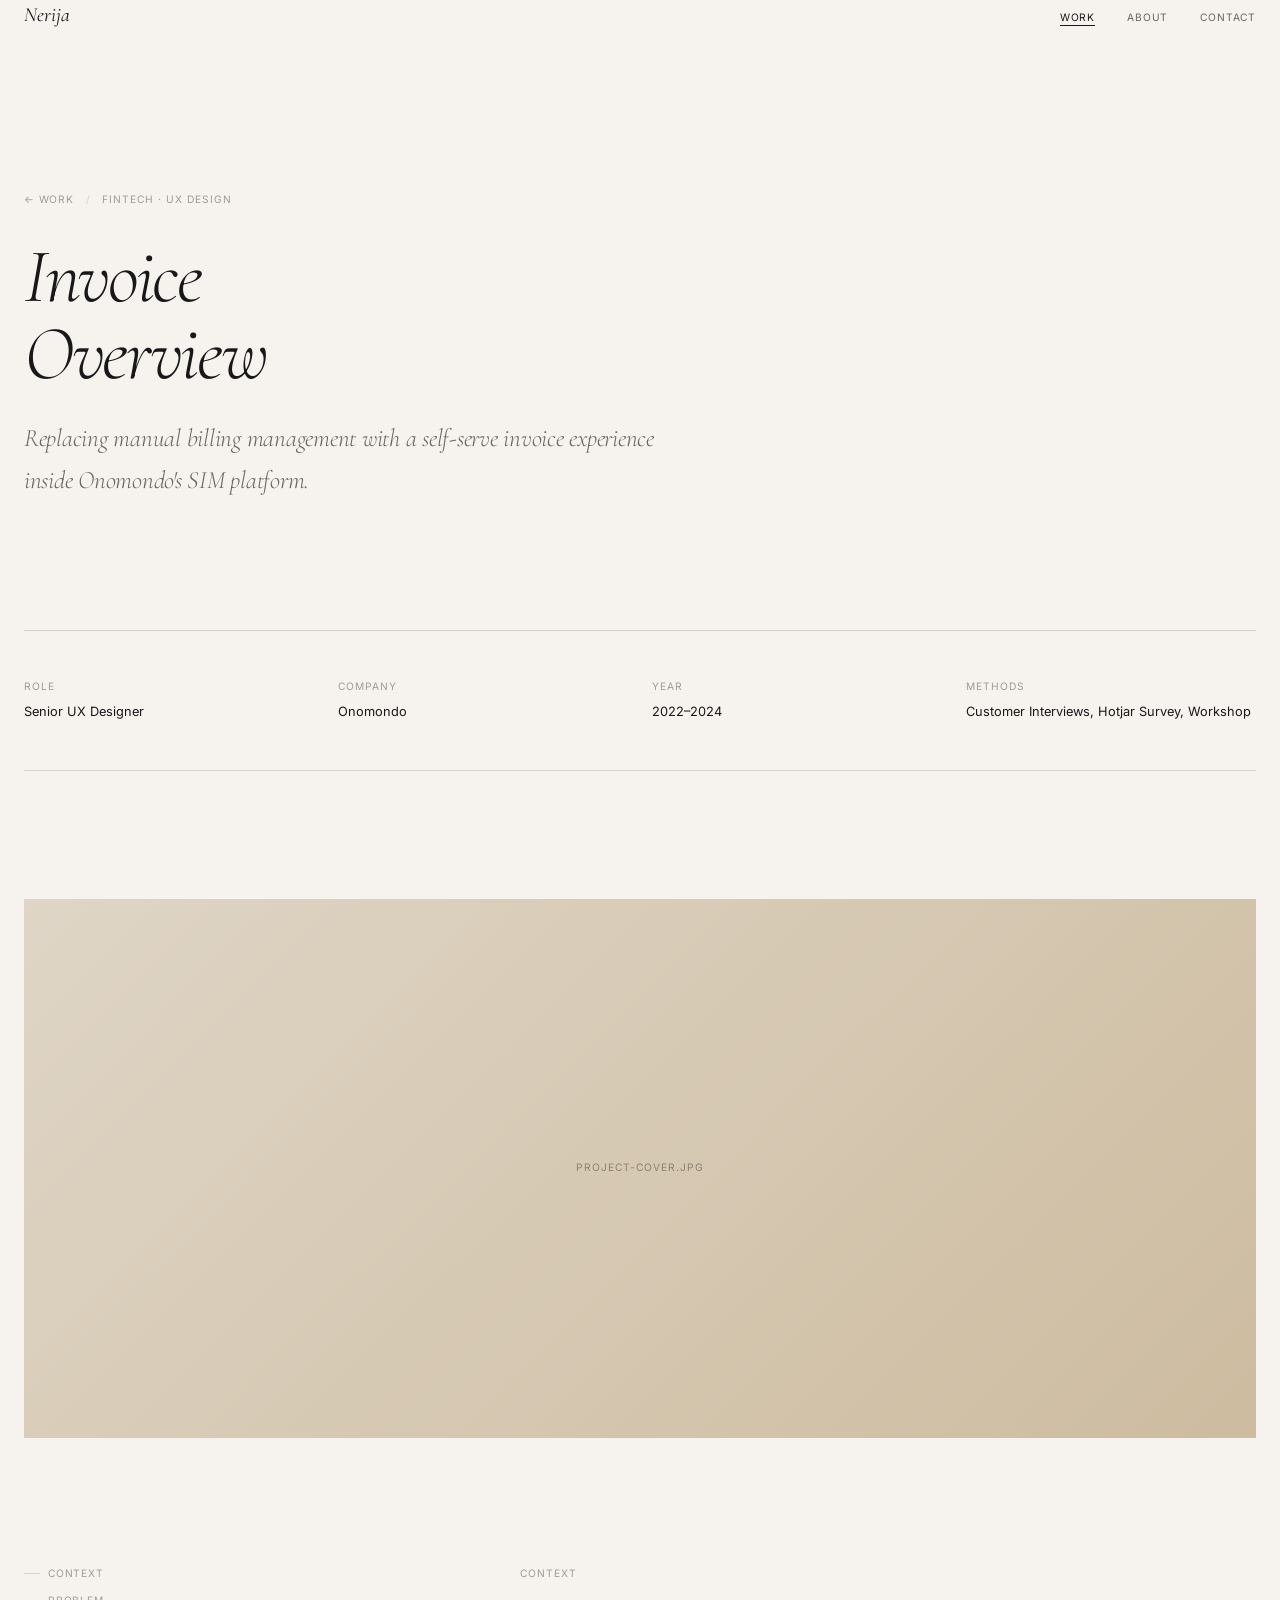
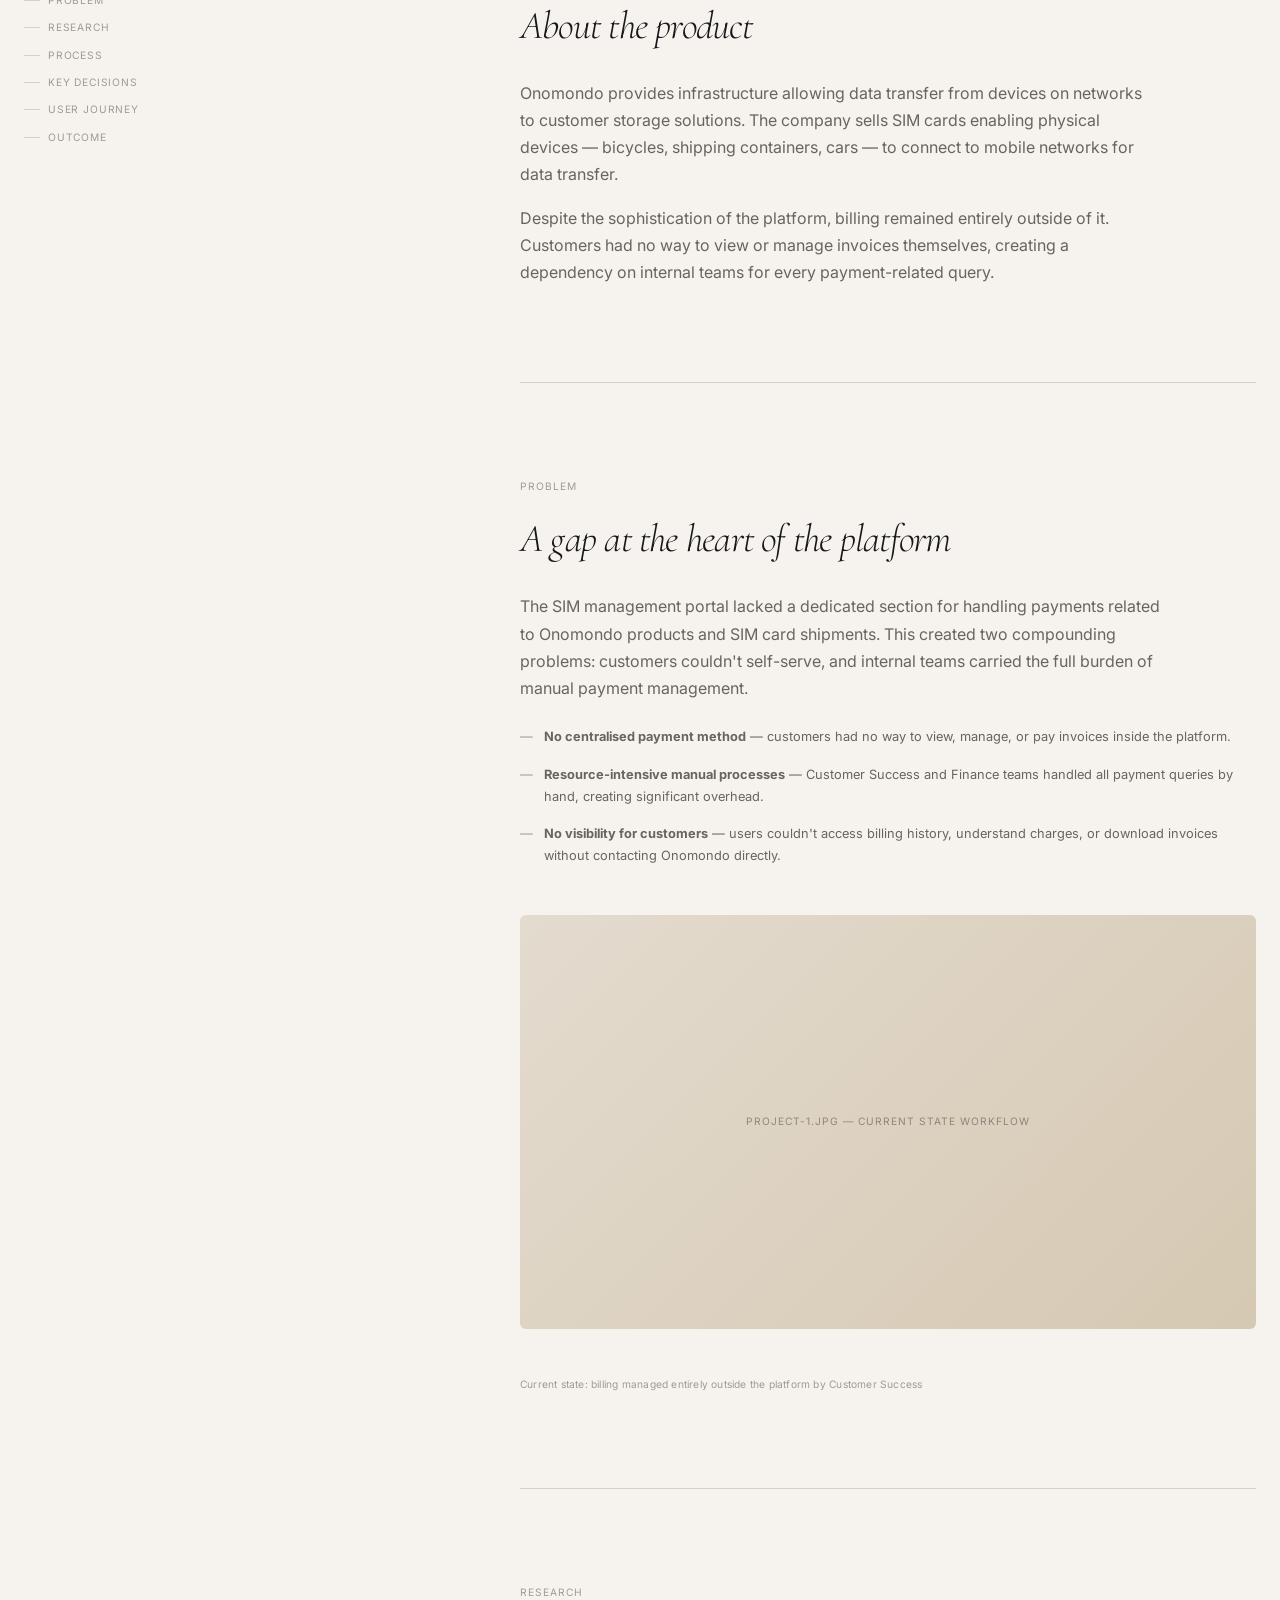
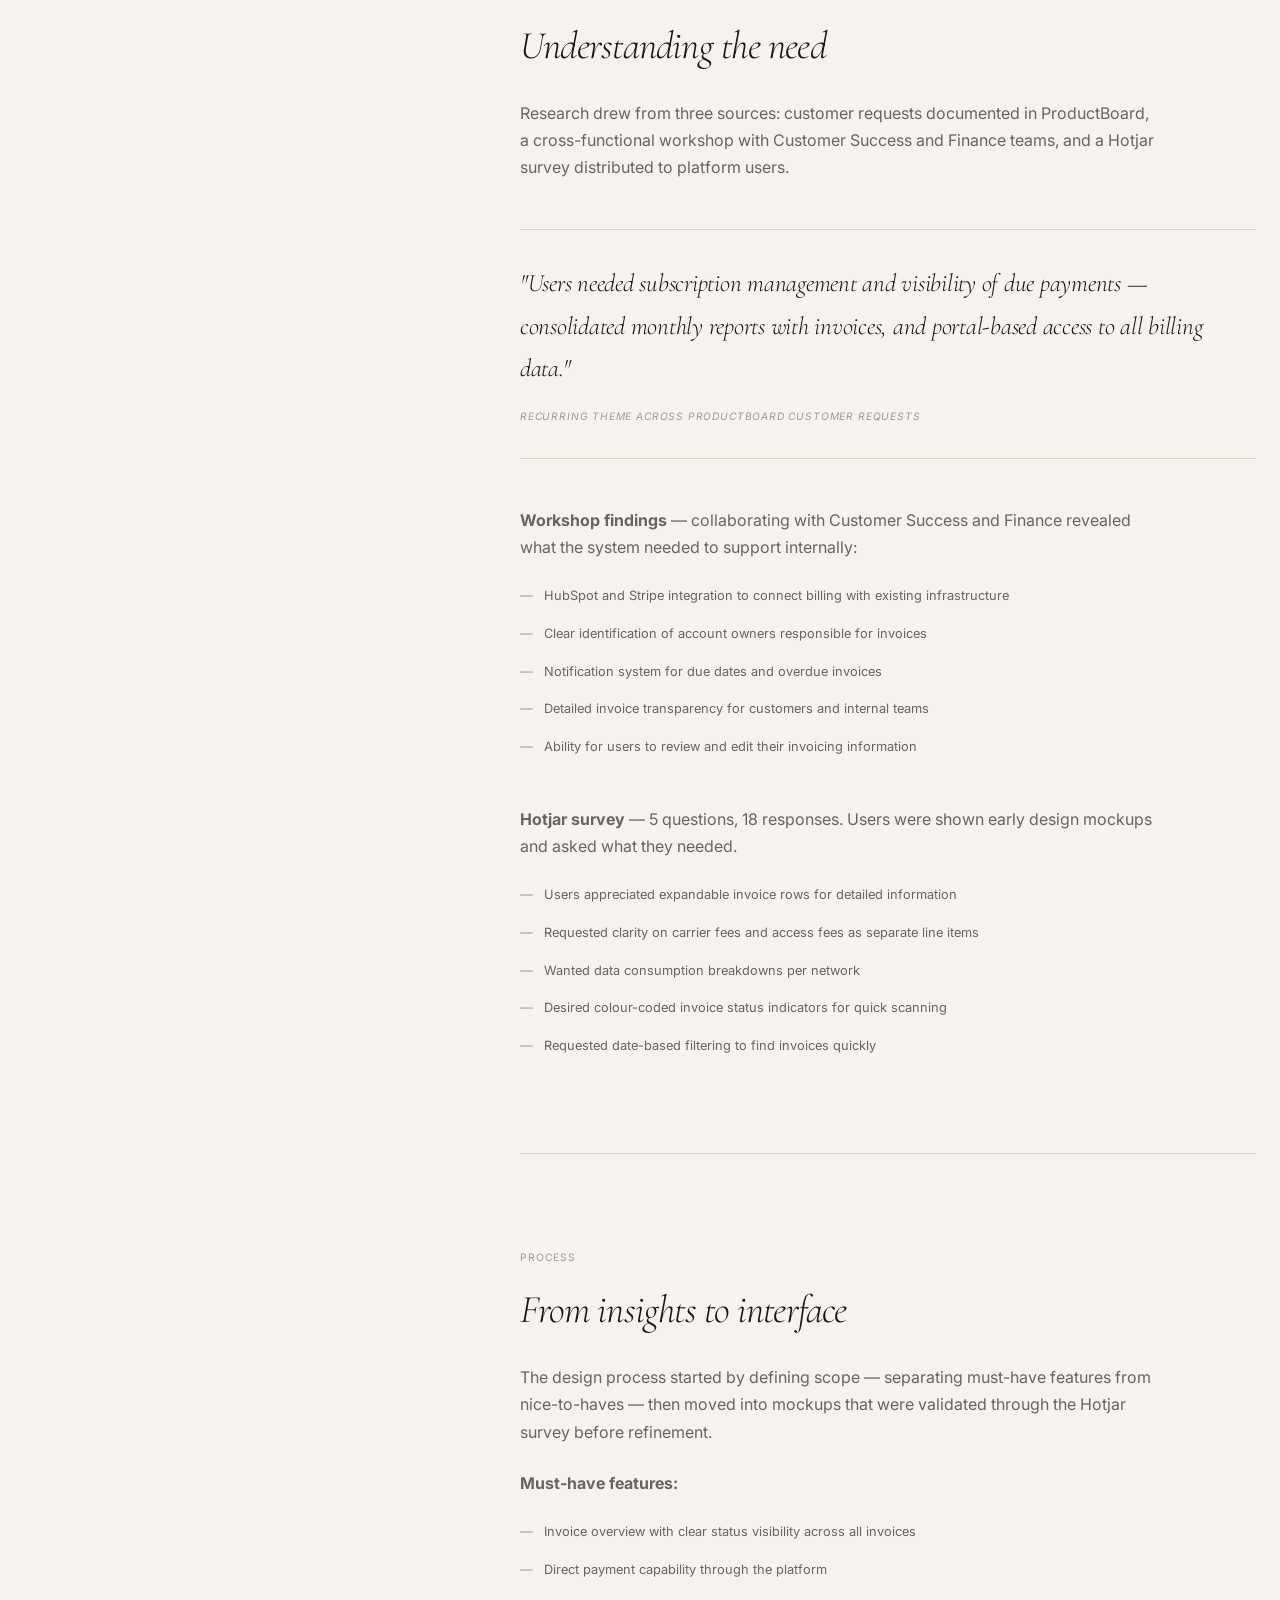
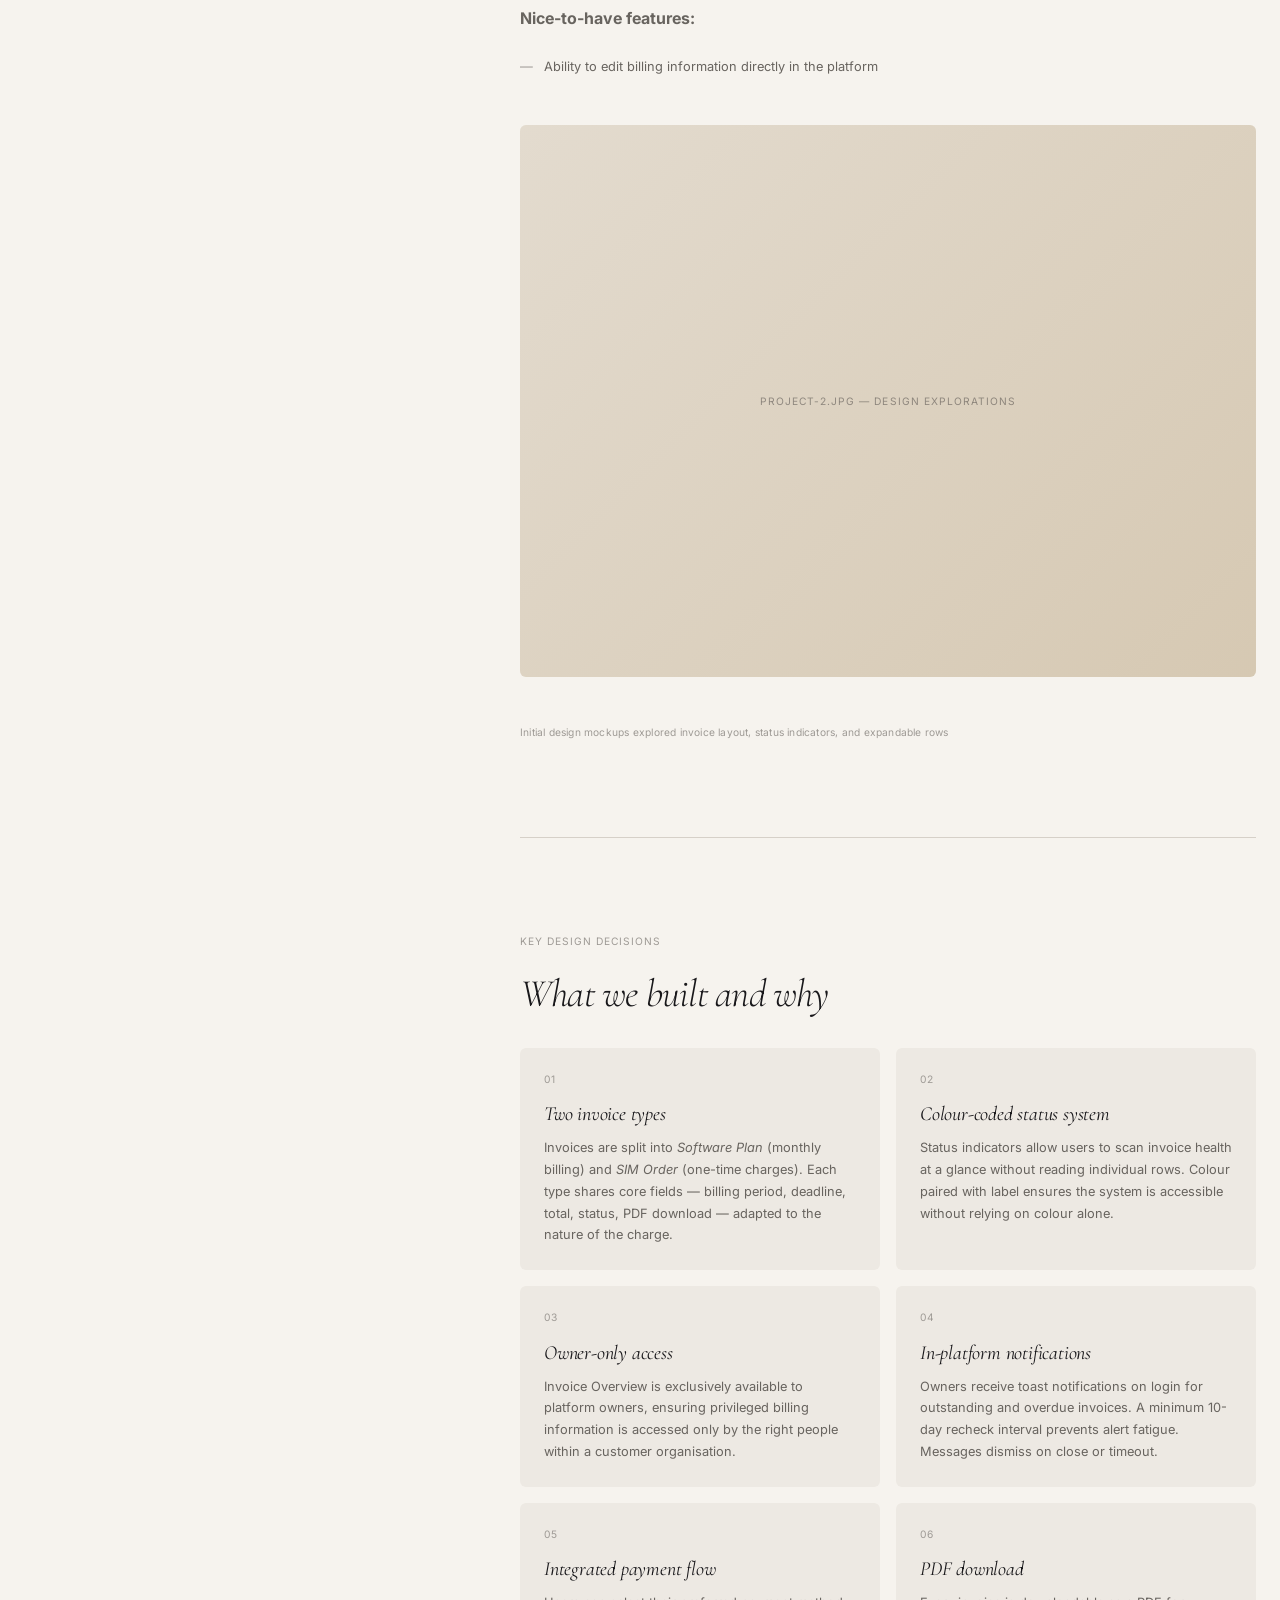
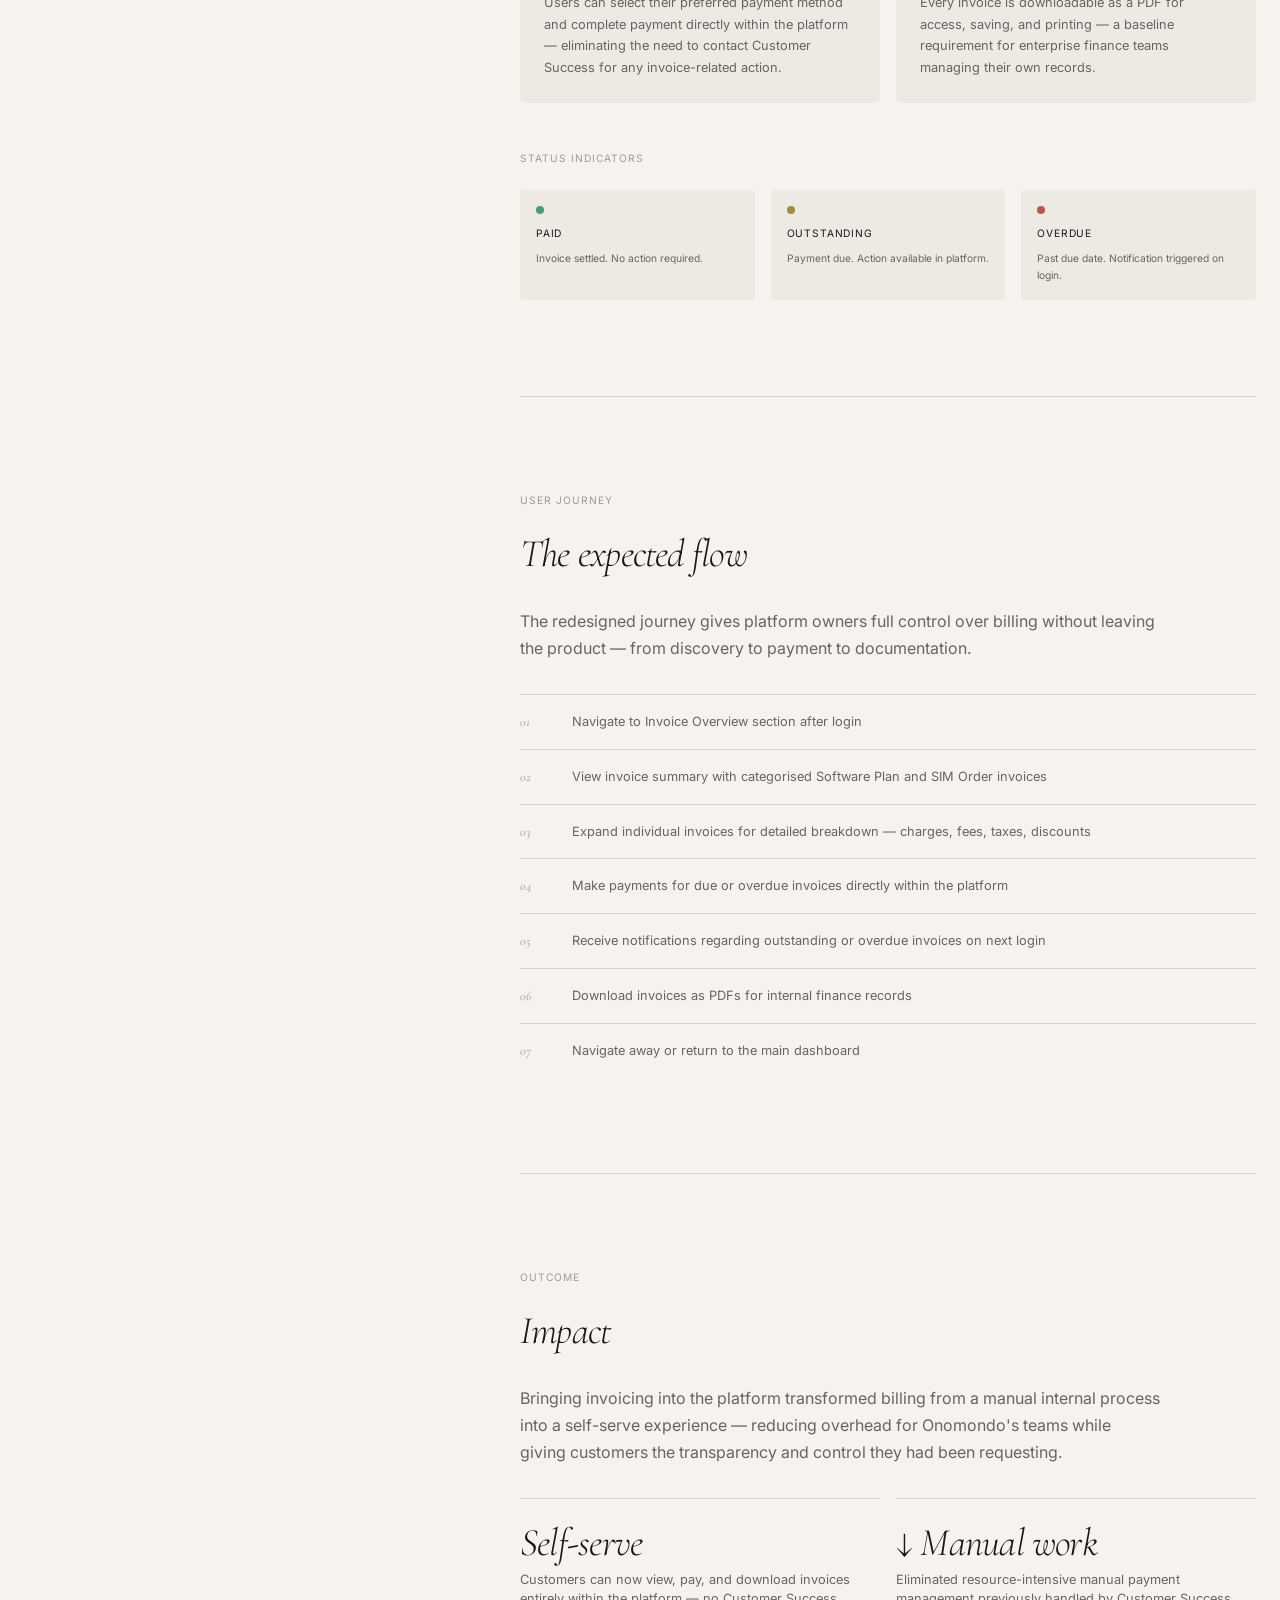
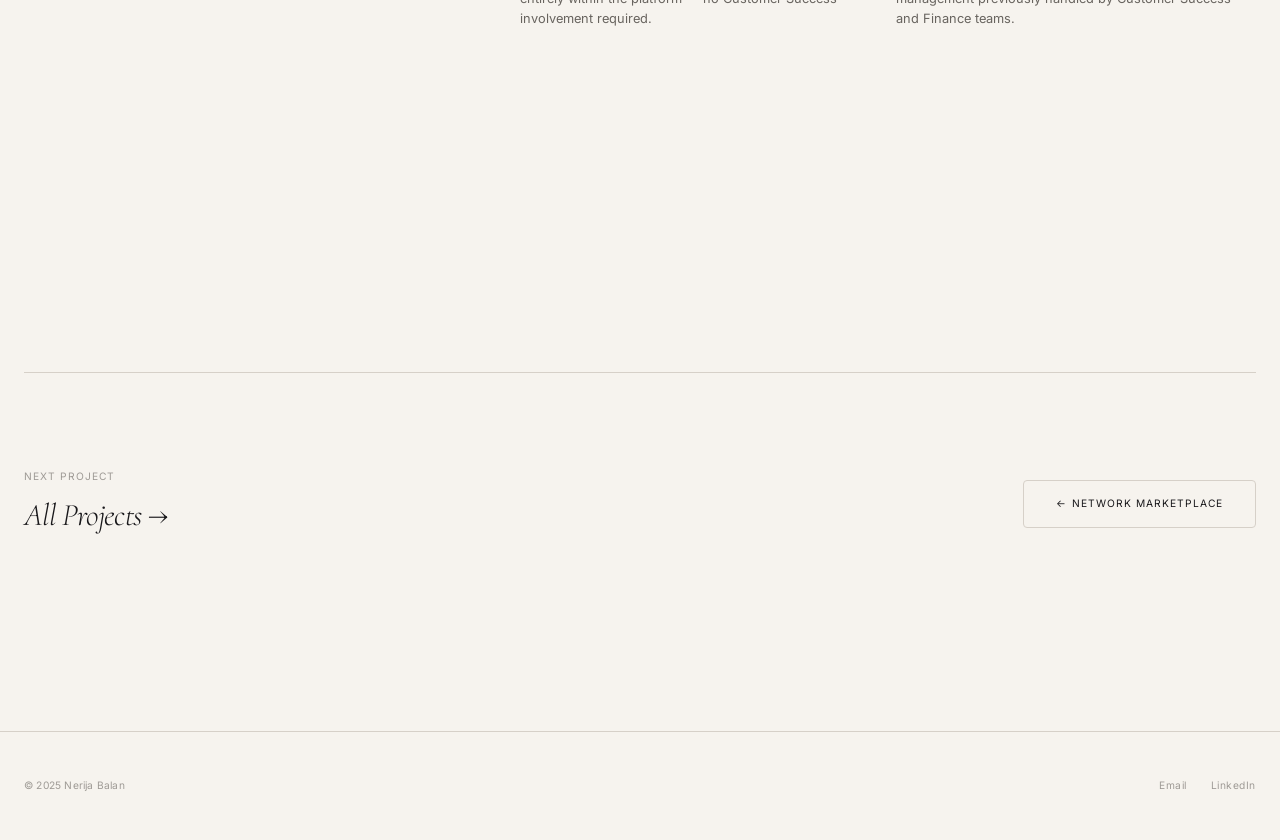
<file: invoice-overview.html>
<!DOCTYPE html>
<html lang="en">
<head>
  <meta charset="UTF-8">
  <meta name="viewport" content="width=device-width, initial-scale=1.0">
  <title>Invoice Overview — Nerija Balan</title>
  <meta name="description" content="Case study: Invoice Overview — streamlining billing management for Onomondo's SIM platform.">
  <link rel="stylesheet" href="css/styles.css">
  <style>
    /* ── Case Study Specific Styles (shared with network-marketplace) ── */

    .cs-hero {
      padding-top: calc(var(--nav-height) + var(--s10));
      padding-bottom: var(--s10);
      border-bottom: 1px solid var(--color-border);
    }

    .cs-hero__eyebrow {
      display: flex;
      align-items: center;
      gap: var(--s3);
      margin-bottom: var(--s6);
    }

    .cs-hero__back {
      font-family: var(--font-body);
      font-size: var(--text-xs);
      font-weight: 400;
      letter-spacing: 0.08em;
      text-transform: uppercase;
      color: var(--color-text-3);
      transition: color 150ms var(--ease-out);
      display: flex;
      align-items: center;
      gap: var(--s2);
    }
    .cs-hero__back:hover { color: var(--color-text-1); }

    .cs-hero__sep { color: var(--color-border); font-size: var(--text-xs); }

    .cs-hero__title {
      font-family: var(--font-display);
      font-size: clamp(3rem, 6vw, 5.5rem);
      font-weight: 300;
      font-style: italic;
      line-height: 1.0;
      letter-spacing: -0.03em;
      margin-bottom: var(--s5);
    }

    .cs-hero__subtitle {
      font-family: var(--font-display);
      font-size: var(--text-xl);
      font-weight: 300;
      font-style: italic;
      color: var(--color-text-2);
      letter-spacing: -0.01em;
      max-width: 640px;
      line-height: var(--leading-relaxed);
    }

    .cs-meta {
      display: grid;
      grid-template-columns: repeat(4, 1fr);
      gap: var(--s5);
      padding: var(--s7) 0;
      border-bottom: 1px solid var(--color-border);
      margin-bottom: var(--s10);
    }

    .cs-meta__label {
      font-family: var(--font-body);
      font-size: var(--text-xs);
      font-weight: 400;
      letter-spacing: 0.1em;
      text-transform: uppercase;
      color: var(--color-text-3);
      margin-bottom: var(--s2);
    }

    .cs-meta__value {
      font-size: var(--text-sm);
      color: var(--color-text-1);
      line-height: var(--leading-normal);
    }

    .cs-cover {
      width: 100%;
      aspect-ratio: 16/7;
      background: var(--color-surface);
      position: relative;
      overflow: hidden;
      margin-bottom: var(--s10);
    }

    .cs-cover::before {
      content: '';
      position: absolute;
      inset: 0;
      background: linear-gradient(135deg, #D9CDBA 0%, #BFA882 100%);
      opacity: 0.7;
    }

    .cs-cover__label {
      position: absolute;
      inset: 0;
      display: flex;
      align-items: center;
      justify-content: center;
      font-family: var(--font-body);
      font-size: var(--text-xs);
      letter-spacing: 0.1em;
      text-transform: uppercase;
      color: rgba(24,23,26,0.4);
    }

    .cs-body {
      display: grid;
      grid-template-columns: 1fr 2fr;
      gap: 0 var(--s10);
      margin-bottom: var(--s10);
    }

    .cs-sidebar {
      position: sticky;
      top: calc(var(--nav-height) + var(--s5));
      align-self: start;
    }

    .cs-toc { list-style: none; display: flex; flex-direction: column; gap: var(--s3); }

    .cs-toc__item a {
      font-family: var(--font-body);
      font-size: var(--text-xs);
      font-weight: 400;
      letter-spacing: 0.08em;
      text-transform: uppercase;
      color: var(--color-text-3);
      transition: color 150ms var(--ease-out);
      display: flex;
      align-items: center;
      gap: var(--s2);
    }

    .cs-toc__item a::before {
      content: '';
      width: 16px;
      height: 1px;
      background: var(--color-border);
      transition: width 150ms var(--ease-out), background 150ms;
    }

    .cs-toc__item a:hover { color: var(--color-text-1); }
    .cs-toc__item a:hover::before { width: 24px; background: var(--color-text-1); }

    .cs-section {
      padding-bottom: var(--s9);
      margin-bottom: var(--s9);
      border-bottom: 1px solid var(--color-border);
    }
    .cs-section:last-child { border-bottom: none; }

    .cs-section__label {
      font-family: var(--font-body);
      font-size: var(--text-xs);
      font-weight: 400;
      letter-spacing: 0.1em;
      text-transform: uppercase;
      color: var(--color-text-3);
      margin-bottom: var(--s5);
    }

    .cs-section__heading {
      font-family: var(--font-display);
      font-size: var(--text-3xl);
      font-weight: 300;
      font-style: italic;
      line-height: var(--leading-tight);
      letter-spacing: -0.02em;
      margin-bottom: var(--s6);
    }

    .cs-section__body {
      font-size: var(--text-base);
      color: var(--color-text-2);
      line-height: var(--leading-relaxed);
      max-width: 640px;
    }
    .cs-section__body p + p { margin-top: var(--s4); }

    .cs-image {
      width: 100%;
      aspect-ratio: 16/9;
      background: var(--color-surface);
      position: relative;
      overflow: hidden;
      border-radius: var(--radius-lg);
      margin: var(--s7) 0;
    }

    .cs-image--2 { aspect-ratio: 4/3; }

    .cs-image::before {
      content: '';
      position: absolute;
      inset: 0;
      background: linear-gradient(135deg, #D9CDBA 0%, #BFA882 100%);
      opacity: 0.5;
    }

    .cs-image__label {
      position: absolute;
      inset: 0;
      display: flex;
      align-items: center;
      justify-content: center;
      font-family: var(--font-body);
      font-size: var(--text-xs);
      letter-spacing: 0.1em;
      text-transform: uppercase;
      color: rgba(24,23,26,0.4);
    }

    .cs-image__caption {
      font-size: var(--text-xs);
      color: var(--color-text-3);
      letter-spacing: 0.02em;
      margin-top: var(--s3);
    }

    .cs-quote {
      padding: var(--s6) 0;
      border-top: 1px solid var(--color-border);
      border-bottom: 1px solid var(--color-border);
      margin: var(--s7) 0;
    }

    .cs-quote__text {
      font-family: var(--font-display);
      font-size: var(--text-xl);
      font-weight: 300;
      font-style: italic;
      line-height: var(--leading-relaxed);
      letter-spacing: -0.01em;
      color: var(--color-text-1);
      margin-bottom: var(--s3);
    }

    .cs-quote__source {
      font-size: var(--text-xs);
      letter-spacing: 0.08em;
      text-transform: uppercase;
      color: var(--color-text-3);
    }

    .cs-list {
      list-style: none;
      display: flex;
      flex-direction: column;
      gap: var(--s4);
      margin-top: var(--s5);
    }

    .cs-list li {
      font-size: var(--text-sm);
      color: var(--color-text-2);
      line-height: var(--leading-relaxed);
      padding-left: var(--s5);
      position: relative;
    }

    .cs-list li::before {
      content: '—';
      position: absolute;
      left: 0;
      color: var(--color-text-3);
    }

    .cs-decisions {
      display: grid;
      grid-template-columns: 1fr 1fr;
      gap: var(--s4);
      margin-top: var(--s6);
    }

    .cs-decision {
      background: var(--color-surface);
      border-radius: var(--radius-lg);
      padding: var(--s5);
    }

    .cs-decision__number {
      font-family: var(--font-body);
      font-size: var(--text-xs);
      letter-spacing: 0.1em;
      text-transform: uppercase;
      color: var(--color-text-3);
      margin-bottom: var(--s3);
    }

    .cs-decision__title {
      font-family: var(--font-display);
      font-size: var(--text-lg);
      font-weight: 400;
      font-style: italic;
      letter-spacing: -0.01em;
      margin-bottom: var(--s2);
    }

    .cs-decision__desc {
      font-size: var(--text-sm);
      color: var(--color-text-2);
      line-height: var(--leading-relaxed);
    }

    /* Journey steps */
    .cs-journey {
      display: flex;
      flex-direction: column;
      gap: 0;
      margin-top: var(--s6);
      counter-reset: journey;
    }

    .cs-journey__step {
      display: flex;
      gap: var(--s5);
      padding: var(--s4) 0;
      border-top: 1px solid var(--color-border);
      align-items: baseline;
      counter-increment: journey;
    }

    .cs-journey__step::before {
      content: counter(journey, decimal-leading-zero);
      font-family: var(--font-display);
      font-size: var(--text-sm);
      font-style: italic;
      color: var(--color-text-3);
      flex-shrink: 0;
      width: 28px;
    }

    .cs-journey__text {
      font-size: var(--text-sm);
      color: var(--color-text-2);
      line-height: var(--leading-relaxed);
    }

    /* Status indicators */
    .cs-statuses {
      display: grid;
      grid-template-columns: repeat(3, 1fr);
      gap: var(--s4);
      margin-top: var(--s5);
    }

    .cs-status {
      padding: var(--s4);
      border-radius: var(--radius-md);
      background: var(--color-surface);
    }

    .cs-status__dot {
      width: 8px;
      height: 8px;
      border-radius: 50%;
      margin-bottom: var(--s3);
    }

    .cs-status--paid .cs-status__dot   { background: #4A9B6F; }
    .cs-status--due .cs-status__dot    { background: #A38B3F; }
    .cs-status--overdue .cs-status__dot{ background: #B85A4A; }

    .cs-status__label {
      font-family: var(--font-body);
      font-size: var(--text-xs);
      font-weight: 400;
      letter-spacing: 0.08em;
      text-transform: uppercase;
      color: var(--color-text-1);
      margin-bottom: var(--s2);
    }

    .cs-status__desc {
      font-size: var(--text-xs);
      color: var(--color-text-2);
      line-height: var(--leading-relaxed);
    }

    .cs-stats {
      display: grid;
      grid-template-columns: 1fr 1fr;
      gap: var(--s4);
      margin-top: var(--s6);
    }

    .cs-stat {
      padding: var(--s5) 0;
      border-top: 1px solid var(--color-border);
    }

    .cs-stat__value {
      font-family: var(--font-display);
      font-size: var(--text-3xl);
      font-weight: 300;
      font-style: italic;
      letter-spacing: -0.02em;
      line-height: 1;
      margin-bottom: var(--s2);
    }

    .cs-stat__label {
      font-size: var(--text-sm);
      color: var(--color-text-2);
      line-height: var(--leading-normal);
    }

    .cs-next {
      padding: var(--s9) 0;
      border-top: 1px solid var(--color-border);
      margin-top: var(--s10);
      display: flex;
      align-items: center;
      justify-content: space-between;
      gap: var(--s4);
    }

    .cs-next__label {
      font-family: var(--font-body);
      font-size: var(--text-xs);
      font-weight: 400;
      letter-spacing: 0.1em;
      text-transform: uppercase;
      color: var(--color-text-3);
      margin-bottom: var(--s2);
    }

    .cs-next__title {
      font-family: var(--font-display);
      font-size: var(--text-2xl);
      font-weight: 300;
      font-style: italic;
      letter-spacing: -0.02em;
      color: var(--color-text-1);
      transition: color 150ms var(--ease-out);
    }
    .cs-next__title:hover { color: var(--color-accent); }

    @media (max-width: 1024px) {
      .cs-body { grid-template-columns: 1fr; }
      .cs-sidebar { display: none; }
      .cs-meta { grid-template-columns: repeat(2, 1fr); }
      .cs-decisions { grid-template-columns: 1fr; }
      .cs-statuses { grid-template-columns: 1fr; }
    }

    @media (max-width: 640px) {
      .cs-meta { grid-template-columns: 1fr 1fr; }
      .cs-stats { grid-template-columns: 1fr; }
      .cs-next { flex-direction: column; align-items: flex-start; }
    }
  </style>
</head>
<body>

  <!-- ======================================================
       NAVIGATION
       ====================================================== -->
  <header class="nav" role="banner">
    <div class="container">
      <div class="nav__inner">
        <a href="index.html" class="nav__logo" aria-label="Nerija Balan — home">Nerija</a>
        <nav aria-label="Primary">
          <ul class="nav__links">
            <li><a href="work.html" class="active">Work</a></li>
            <li><a href="about.html">About</a></li>
            <li><a href="contact.html">Contact</a></li>
          </ul>
        </nav>
        <button class="nav__toggle" aria-label="Toggle menu" aria-expanded="false">
          <span></span><span></span><span></span>
        </button>
      </div>
    </div>
  </header>

  <main>

    <!-- ======================================================
         HERO
         ====================================================== -->
    <div class="container">
      <div class="cs-hero">
        <div class="cs-hero__eyebrow">
          <a href="work.html" class="cs-hero__back">← Work</a>
          <span class="cs-hero__sep">/</span>
          <span class="label">FinTech · UX Design</span>
        </div>
        <h1 class="cs-hero__title">Invoice<br>Overview</h1>
        <p class="cs-hero__subtitle">
          Replacing manual billing management with a self-serve
          invoice experience inside Onomondo's SIM platform.
        </p>
      </div>
    </div>

    <!-- ======================================================
         META
         ====================================================== -->
    <div class="container">
      <div class="cs-meta">
        <div class="cs-meta__item">
          <p class="cs-meta__label">Role</p>
          <p class="cs-meta__value">Senior UX Designer</p>
        </div>
        <div class="cs-meta__item">
          <p class="cs-meta__label">Company</p>
          <p class="cs-meta__value">Onomondo</p>
        </div>
        <div class="cs-meta__item">
          <p class="cs-meta__label">Year</p>
          <p class="cs-meta__value">2022–2024</p>
        </div>
        <div class="cs-meta__item">
          <p class="cs-meta__label">Methods</p>
          <p class="cs-meta__value">Customer Interviews, Hotjar Survey, Workshop</p>
        </div>
      </div>
    </div>

    <!-- ======================================================
         COVER
         ====================================================== -->
    <div class="container">
      <div class="cs-cover" role="img" aria-label="Invoice Overview project cover">
        <div class="cs-cover__label">project-cover.jpg</div>
      </div>
    </div>

    <!-- ======================================================
         BODY
         ====================================================== -->
    <div class="container">
      <div class="cs-body">

        <!-- Sidebar TOC -->
        <aside class="cs-sidebar" aria-label="Table of contents">
          <ul class="cs-toc">
            <li class="cs-toc__item"><a href="#context">Context</a></li>
            <li class="cs-toc__item"><a href="#problem">Problem</a></li>
            <li class="cs-toc__item"><a href="#research">Research</a></li>
            <li class="cs-toc__item"><a href="#process">Process</a></li>
            <li class="cs-toc__item"><a href="#decisions">Key Decisions</a></li>
            <li class="cs-toc__item"><a href="#journey">User Journey</a></li>
            <li class="cs-toc__item"><a href="#outcome">Outcome</a></li>
          </ul>
        </aside>

        <!-- Main content -->
        <div class="cs-content">

          <!-- CONTEXT -->
          <section class="cs-section" id="context">
            <p class="cs-section__label">Context</p>
            <h2 class="cs-section__heading">About the product</h2>
            <div class="cs-section__body">
              <p>
                Onomondo provides infrastructure allowing data transfer from devices
                on networks to customer storage solutions. The company sells SIM cards
                enabling physical devices — bicycles, shipping containers, cars — to
                connect to mobile networks for data transfer.
              </p>
              <p>
                Despite the sophistication of the platform, billing remained entirely
                outside of it. Customers had no way to view or manage invoices
                themselves, creating a dependency on internal teams for every
                payment-related query.
              </p>
            </div>
          </section>

          <!-- PROBLEM -->
          <section class="cs-section" id="problem">
            <p class="cs-section__label">Problem</p>
            <h2 class="cs-section__heading">A gap at the heart of the platform</h2>
            <div class="cs-section__body">
              <p>
                The SIM management portal lacked a dedicated section for handling
                payments related to Onomondo products and SIM card shipments. This
                created two compounding problems: customers couldn't self-serve, and
                internal teams carried the full burden of manual payment management.
              </p>
            </div>

            <ul class="cs-list">
              <li><strong>No centralised payment method</strong> — customers had no way to view, manage, or pay invoices inside the platform.</li>
              <li><strong>Resource-intensive manual processes</strong> — Customer Success and Finance teams handled all payment queries by hand, creating significant overhead.</li>
              <li><strong>No visibility for customers</strong> — users couldn't access billing history, understand charges, or download invoices without contacting Onomondo directly.</li>
            </ul>

            <div class="cs-image" role="img" aria-label="Current state workflow showing manual billing process">
              <div class="cs-image__label">project-1.jpg — Current state workflow</div>
            </div>
            <p class="cs-image__caption">Current state: billing managed entirely outside the platform by Customer Success</p>
          </section>

          <!-- RESEARCH -->
          <section class="cs-section" id="research">
            <p class="cs-section__label">Research</p>
            <h2 class="cs-section__heading">Understanding the need</h2>
            <div class="cs-section__body">
              <p>
                Research drew from three sources: customer requests documented in
                ProductBoard, a cross-functional workshop with Customer Success and
                Finance teams, and a Hotjar survey distributed to platform users.
              </p>
            </div>

            <blockquote class="cs-quote">
              <p class="cs-quote__text">
                "Users needed subscription management and visibility of due payments —
                consolidated monthly reports with invoices, and portal-based access
                to all billing data."
              </p>
              <cite class="cs-quote__source">Recurring theme across ProductBoard customer requests</cite>
            </blockquote>

            <div class="cs-section__body">
              <p><strong>Workshop findings</strong> — collaborating with Customer Success and Finance revealed what the system needed to support internally:</p>
            </div>
            <ul class="cs-list">
              <li>HubSpot and Stripe integration to connect billing with existing infrastructure</li>
              <li>Clear identification of account owners responsible for invoices</li>
              <li>Notification system for due dates and overdue invoices</li>
              <li>Detailed invoice transparency for customers and internal teams</li>
              <li>Ability for users to review and edit their invoicing information</li>
            </ul>

            <div class="cs-section__body" style="margin-top: var(--s7);">
              <p><strong>Hotjar survey</strong> — 5 questions, 18 responses. Users were shown early design mockups and asked what they needed.</p>
            </div>
            <ul class="cs-list">
              <li>Users appreciated expandable invoice rows for detailed information</li>
              <li>Requested clarity on carrier fees and access fees as separate line items</li>
              <li>Wanted data consumption breakdowns per network</li>
              <li>Desired colour-coded invoice status indicators for quick scanning</li>
              <li>Requested date-based filtering to find invoices quickly</li>
            </ul>
          </section>

          <!-- PROCESS -->
          <section class="cs-section" id="process">
            <p class="cs-section__label">Process</p>
            <h2 class="cs-section__heading">From insights to interface</h2>
            <div class="cs-section__body">
              <p>
                The design process started by defining scope — separating must-have
                features from nice-to-haves — then moved into mockups that were
                validated through the Hotjar survey before refinement.
              </p>
            </div>

            <div class="cs-section__body" style="margin-top: var(--s5);">
              <p><strong>Must-have features:</strong></p>
            </div>
            <ul class="cs-list">
              <li>Invoice overview with clear status visibility across all invoices</li>
              <li>Direct payment capability through the platform</li>
            </ul>

            <div class="cs-section__body" style="margin-top: var(--s5);">
              <p><strong>Nice-to-have features:</strong></p>
            </div>
            <ul class="cs-list">
              <li>Ability to edit billing information directly in the platform</li>
            </ul>

            <div class="cs-image cs-image--2" role="img" aria-label="Initial design mockups and explorations">
              <div class="cs-image__label">project-2.jpg — Design explorations</div>
            </div>
            <p class="cs-image__caption">Initial design mockups explored invoice layout, status indicators, and expandable rows</p>
          </section>

          <!-- KEY DECISIONS -->
          <section class="cs-section" id="decisions">
            <p class="cs-section__label">Key Design Decisions</p>
            <h2 class="cs-section__heading">What we built and why</h2>

            <div class="cs-decisions">

              <div class="cs-decision">
                <p class="cs-decision__number">01</p>
                <h3 class="cs-decision__title">Two invoice types</h3>
                <p class="cs-decision__desc">
                  Invoices are split into <em>Software Plan</em> (monthly billing) and
                  <em>SIM Order</em> (one-time charges). Each type shares core fields —
                  billing period, deadline, total, status, PDF download — adapted to
                  the nature of the charge.
                </p>
              </div>

              <div class="cs-decision">
                <p class="cs-decision__number">02</p>
                <h3 class="cs-decision__title">Colour-coded status system</h3>
                <p class="cs-decision__desc">
                  Status indicators allow users to scan invoice health at a glance
                  without reading individual rows. Colour paired with label ensures
                  the system is accessible without relying on colour alone.
                </p>
              </div>

              <div class="cs-decision">
                <p class="cs-decision__number">03</p>
                <h3 class="cs-decision__title">Owner-only access</h3>
                <p class="cs-decision__desc">
                  Invoice Overview is exclusively available to platform owners,
                  ensuring privileged billing information is accessed only by
                  the right people within a customer organisation.
                </p>
              </div>

              <div class="cs-decision">
                <p class="cs-decision__number">04</p>
                <h3 class="cs-decision__title">In-platform notifications</h3>
                <p class="cs-decision__desc">
                  Owners receive toast notifications on login for outstanding and
                  overdue invoices. A minimum 10-day recheck interval prevents
                  alert fatigue. Messages dismiss on close or timeout.
                </p>
              </div>

              <div class="cs-decision">
                <p class="cs-decision__number">05</p>
                <h3 class="cs-decision__title">Integrated payment flow</h3>
                <p class="cs-decision__desc">
                  Users can select their preferred payment method and complete
                  payment directly within the platform — eliminating the need
                  to contact Customer Success for any invoice-related action.
                </p>
              </div>

              <div class="cs-decision">
                <p class="cs-decision__number">06</p>
                <h3 class="cs-decision__title">PDF download</h3>
                <p class="cs-decision__desc">
                  Every invoice is downloadable as a PDF for access, saving,
                  and printing — a baseline requirement for enterprise finance
                  teams managing their own records.
                </p>
              </div>

            </div>

            <div style="margin-top: var(--s7);">
              <p class="cs-section__label" style="margin-bottom: var(--s4);">Status Indicators</p>
              <div class="cs-statuses">
                <div class="cs-status cs-status--paid">
                  <div class="cs-status__dot"></div>
                  <p class="cs-status__label">Paid</p>
                  <p class="cs-status__desc">Invoice settled. No action required.</p>
                </div>
                <div class="cs-status cs-status--due">
                  <div class="cs-status__dot"></div>
                  <p class="cs-status__label">Outstanding</p>
                  <p class="cs-status__desc">Payment due. Action available in platform.</p>
                </div>
                <div class="cs-status cs-status--overdue">
                  <div class="cs-status__dot"></div>
                  <p class="cs-status__label">Overdue</p>
                  <p class="cs-status__desc">Past due date. Notification triggered on login.</p>
                </div>
              </div>
            </div>
          </section>

          <!-- USER JOURNEY -->
          <section class="cs-section" id="journey">
            <p class="cs-section__label">User Journey</p>
            <h2 class="cs-section__heading">The expected flow</h2>
            <div class="cs-section__body">
              <p>
                The redesigned journey gives platform owners full control over
                billing without leaving the product — from discovery to payment
                to documentation.
              </p>
            </div>
            <div class="cs-journey" aria-label="User journey steps">
              <div class="cs-journey__step">
                <span class="cs-journey__text">Navigate to Invoice Overview section after login</span>
              </div>
              <div class="cs-journey__step">
                <span class="cs-journey__text">View invoice summary with categorised Software Plan and SIM Order invoices</span>
              </div>
              <div class="cs-journey__step">
                <span class="cs-journey__text">Expand individual invoices for detailed breakdown — charges, fees, taxes, discounts</span>
              </div>
              <div class="cs-journey__step">
                <span class="cs-journey__text">Make payments for due or overdue invoices directly within the platform</span>
              </div>
              <div class="cs-journey__step">
                <span class="cs-journey__text">Receive notifications regarding outstanding or overdue invoices on next login</span>
              </div>
              <div class="cs-journey__step">
                <span class="cs-journey__text">Download invoices as PDFs for internal finance records</span>
              </div>
              <div class="cs-journey__step">
                <span class="cs-journey__text">Navigate away or return to the main dashboard</span>
              </div>
            </div>
          </section>

          <!-- OUTCOME -->
          <section class="cs-section" id="outcome">
            <p class="cs-section__label">Outcome</p>
            <h2 class="cs-section__heading">Impact</h2>
            <div class="cs-section__body">
              <p>
                Bringing invoicing into the platform transformed billing from a
                manual internal process into a self-serve experience — reducing
                overhead for Onomondo's teams while giving customers the
                transparency and control they had been requesting.
              </p>
            </div>
            <div class="cs-stats">
              <div class="cs-stat">
                <p class="cs-stat__value">Self-serve</p>
                <p class="cs-stat__label">
                  Customers can now view, pay, and download invoices entirely
                  within the platform — no Customer Success involvement required.
                </p>
              </div>
              <div class="cs-stat">
                <p class="cs-stat__value">↓ Manual work</p>
                <p class="cs-stat__label">
                  Eliminated resource-intensive manual payment management
                  previously handled by Customer Success and Finance teams.
                </p>
              </div>
            </div>
          </section>

        </div>
        <!-- /cs-content -->

      </div>
      <!-- /cs-body -->
    </div>

    <!-- ======================================================
         NEXT PROJECT
         ====================================================== -->
    <div class="container">
      <div class="cs-next">
        <div>
          <p class="cs-next__label">Next Project</p>
          <a href="work.html" class="cs-next__title">All Projects →</a>
        </div>
        <a href="network-marketplace.html" class="btn btn--outline">← Network Marketplace</a>
      </div>
    </div>

  </main>

  <!-- ======================================================
       FOOTER
       ====================================================== -->
  <footer class="footer" role="contentinfo">
    <div class="container">
      <div class="footer__inner">
        <p class="footer__copy">© 2025 Nerija Balan</p>
        <ul class="footer__links">
          <li><a href="mailto:nerija.balan@gmail.com">Email</a></li>
          <li><a href="https://linkedin.com/in/nerija-balan-41176445" target="_blank" rel="noopener">LinkedIn</a></li>
        </ul>
      </div>
    </div>
  </footer>

  <script src="js/main.js"></script>
</body>
</html>
</file>
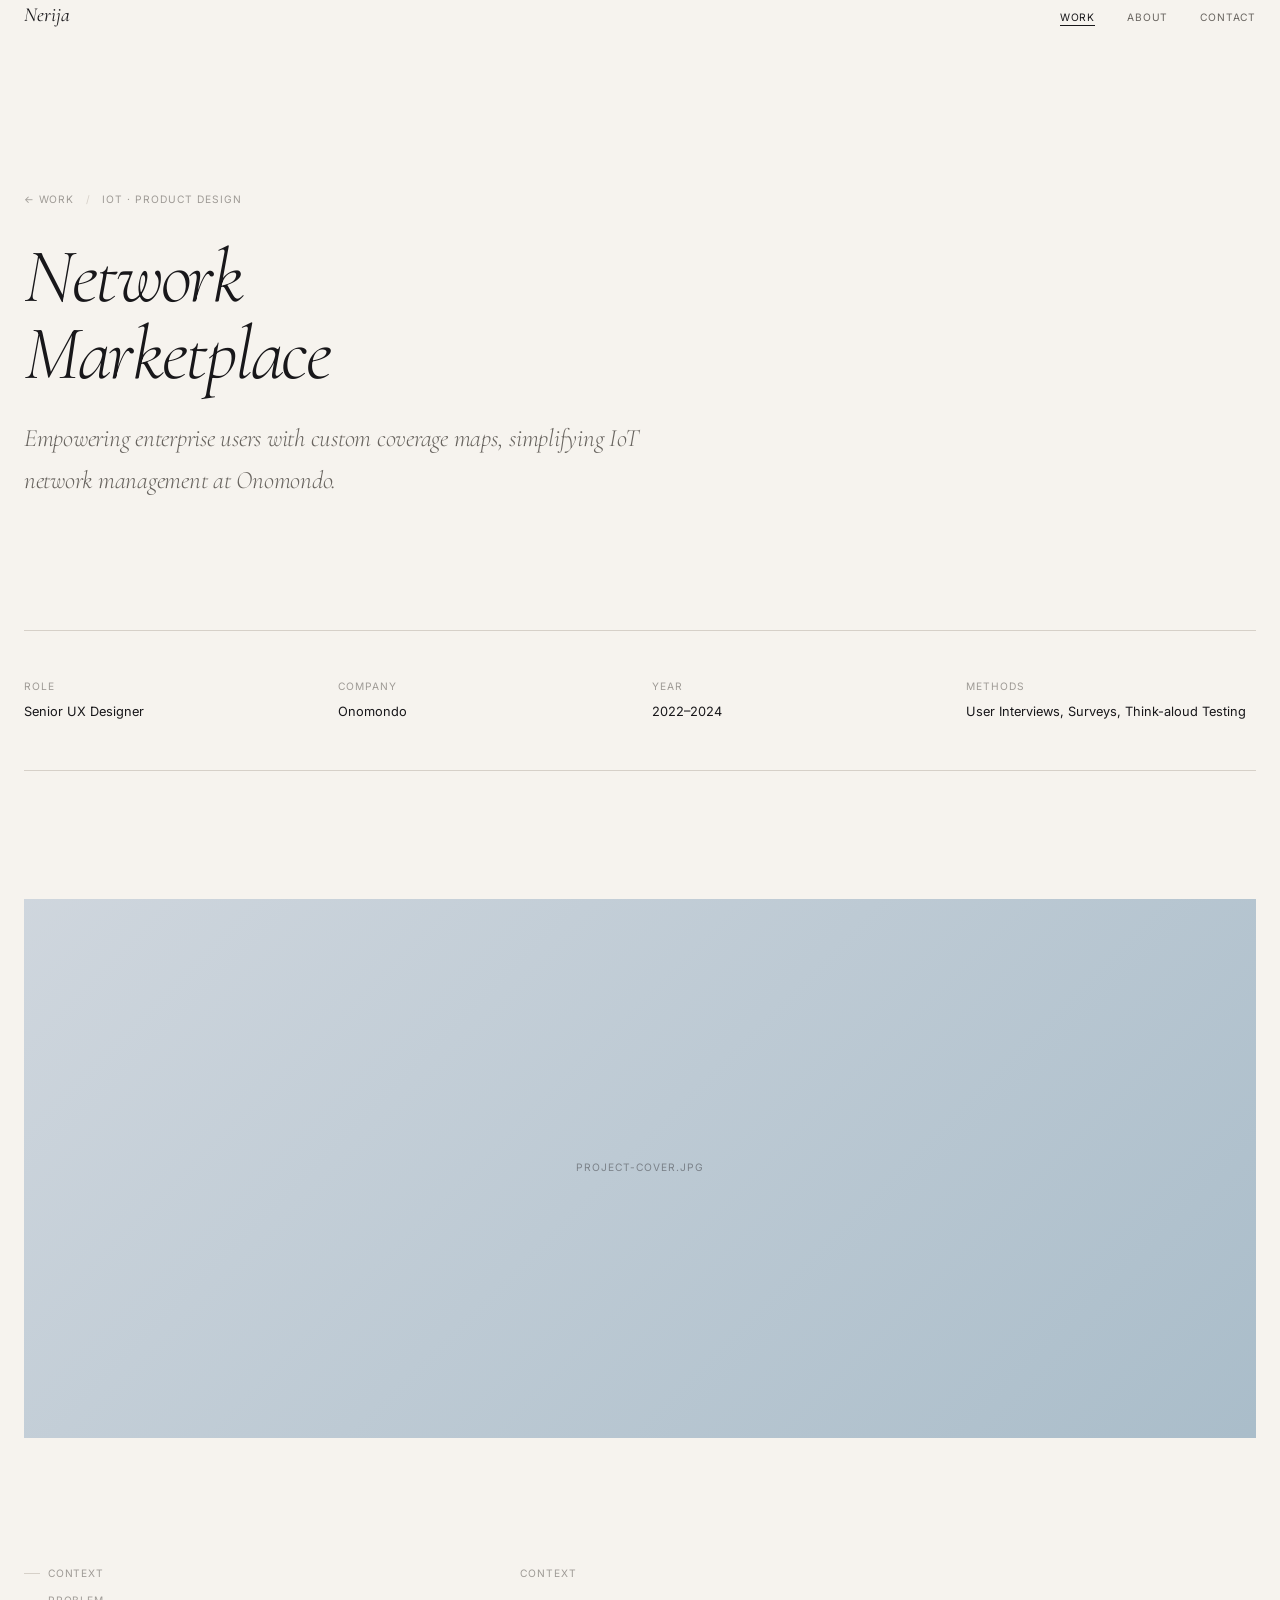
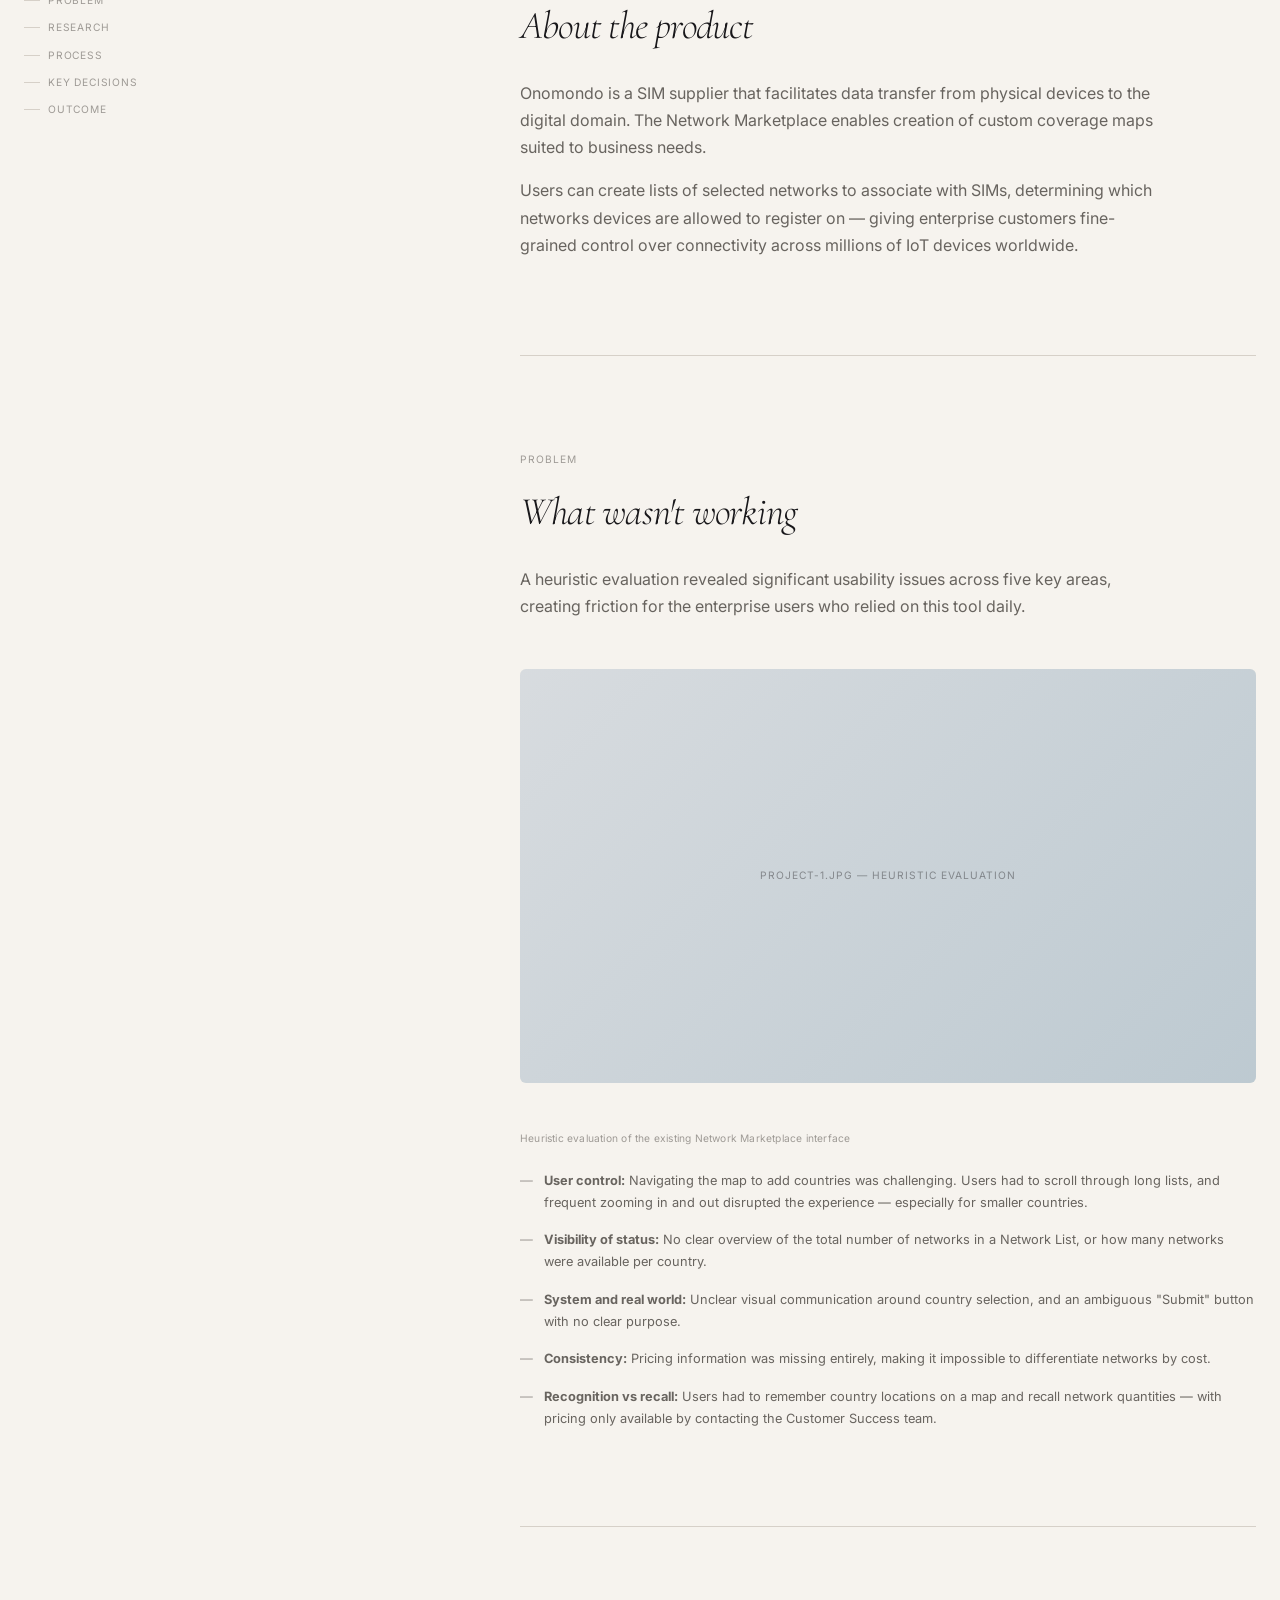
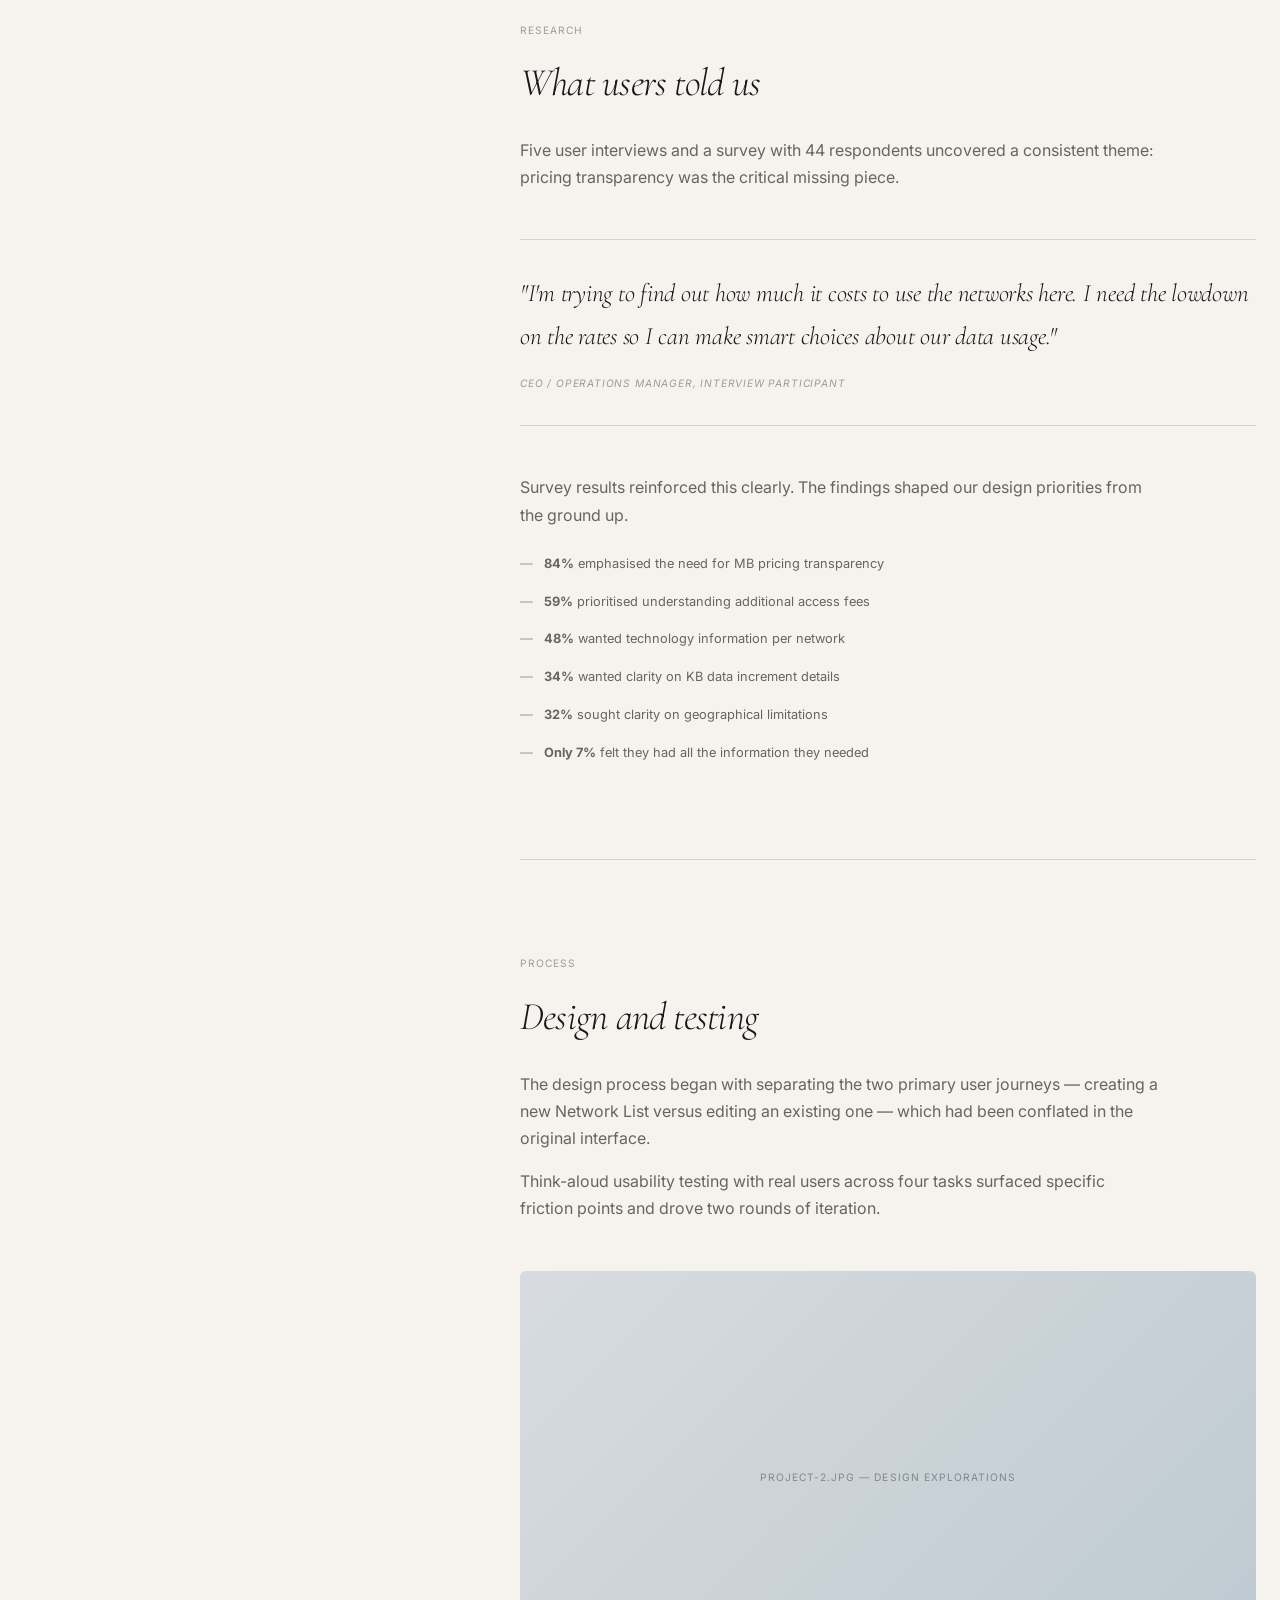
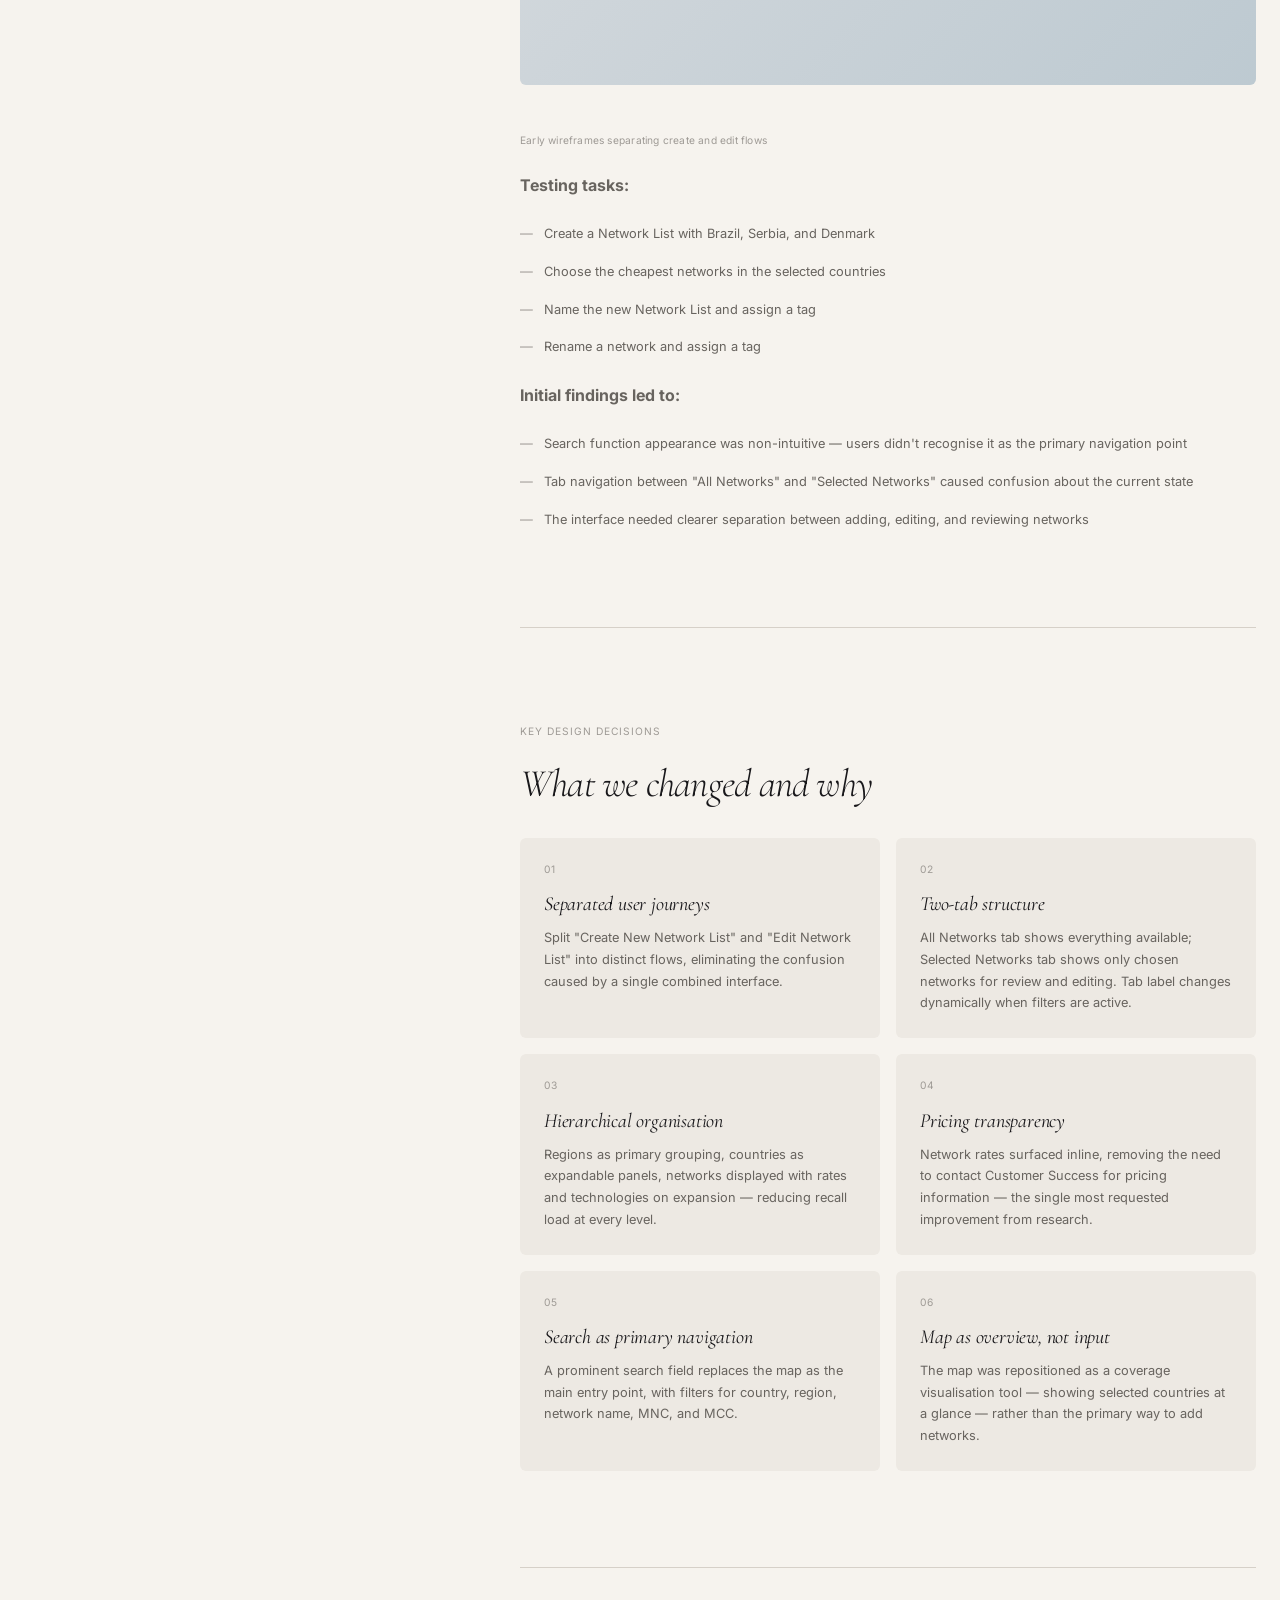
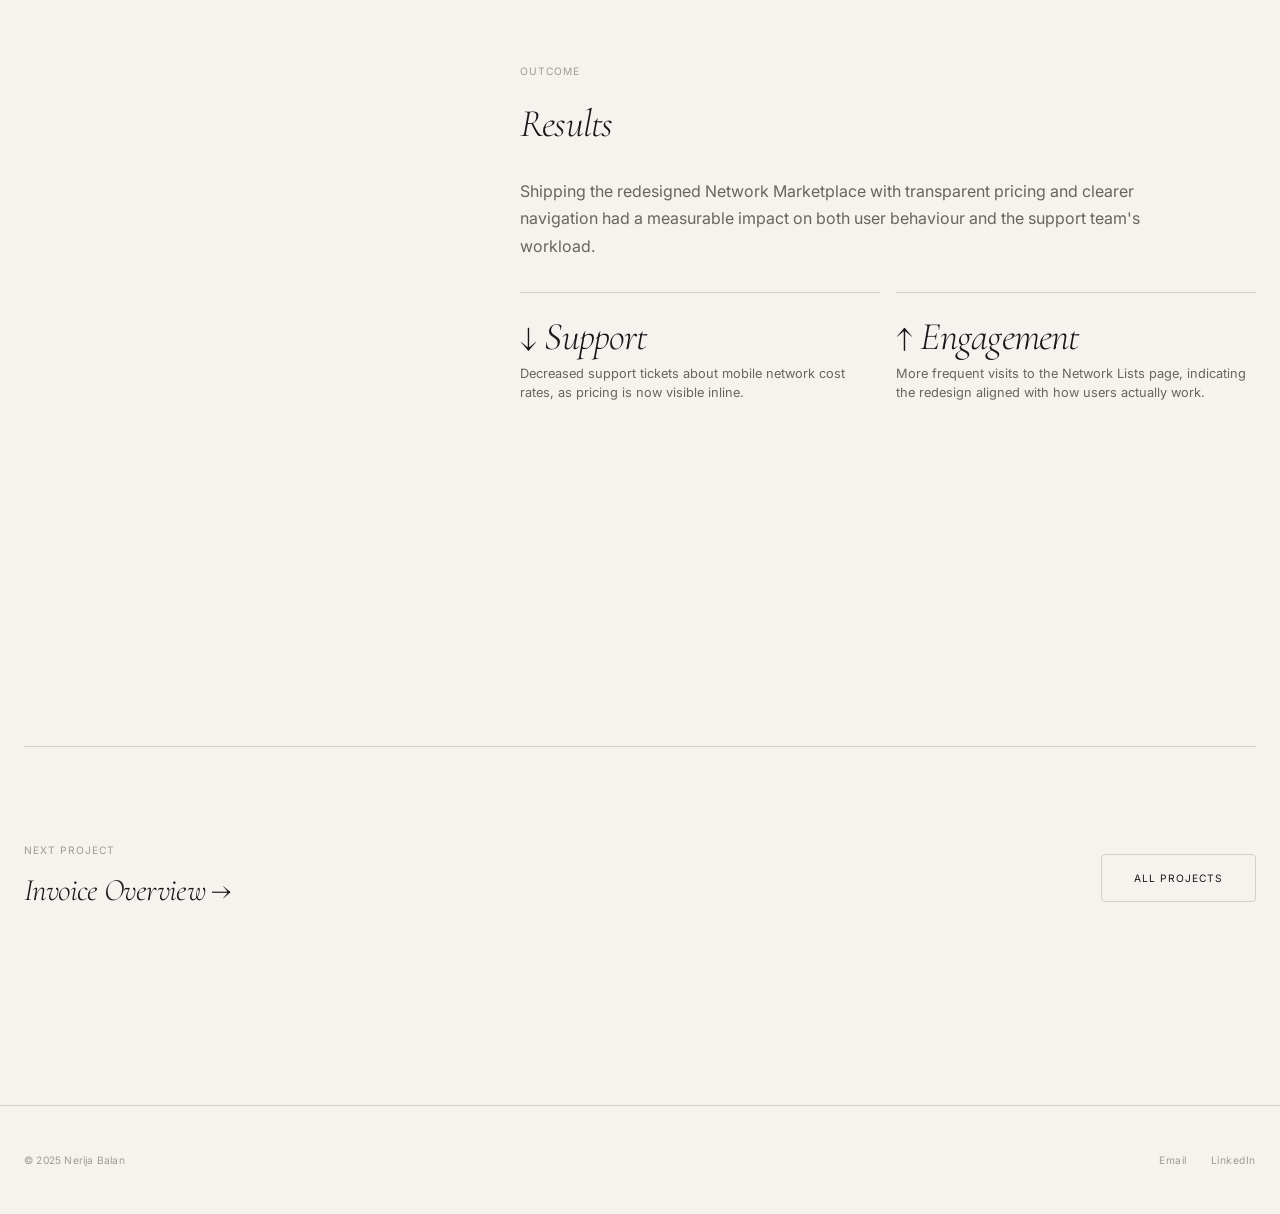
<file: network-marketplace.html>
<!DOCTYPE html>
<html lang="en">
<head>
  <meta charset="UTF-8">
  <meta name="viewport" content="width=device-width, initial-scale=1.0">
  <title>Network Marketplace — Nerija Balan</title>
  <meta name="description" content="Case study: Network Marketplace — custom coverage maps for IoT network management at Onomondo.">
  <link rel="stylesheet" href="css/styles.css">
  <style>
    /* ── Case Study Specific Styles ── */

    .cs-hero {
      padding-top: calc(var(--nav-height) + var(--s10));
      padding-bottom: var(--s10);
      border-bottom: 1px solid var(--color-border);
    }

    .cs-hero__eyebrow {
      display: flex;
      align-items: center;
      gap: var(--s3);
      margin-bottom: var(--s6);
    }

    .cs-hero__back {
      font-family: var(--font-body);
      font-size: var(--text-xs);
      font-weight: 400;
      letter-spacing: 0.08em;
      text-transform: uppercase;
      color: var(--color-text-3);
      transition: color 150ms var(--ease-out);
      display: flex;
      align-items: center;
      gap: var(--s2);
    }
    .cs-hero__back:hover { color: var(--color-text-1); }

    .cs-hero__sep {
      color: var(--color-border);
      font-size: var(--text-xs);
    }

    .cs-hero__title {
      font-family: var(--font-display);
      font-size: clamp(3rem, 6vw, 5.5rem);
      font-weight: 300;
      font-style: italic;
      line-height: 1.0;
      letter-spacing: -0.03em;
      margin-bottom: var(--s5);
    }

    .cs-hero__subtitle {
      font-family: var(--font-display);
      font-size: var(--text-xl);
      font-weight: 300;
      font-style: italic;
      color: var(--color-text-2);
      letter-spacing: -0.01em;
      max-width: 640px;
      line-height: var(--leading-relaxed);
    }

    .cs-meta {
      display: grid;
      grid-template-columns: repeat(4, 1fr);
      gap: var(--s5);
      padding: var(--s7) 0;
      border-bottom: 1px solid var(--color-border);
      margin-bottom: var(--s10);
    }

    .cs-meta__item {}

    .cs-meta__label {
      font-family: var(--font-body);
      font-size: var(--text-xs);
      font-weight: 400;
      letter-spacing: 0.1em;
      text-transform: uppercase;
      color: var(--color-text-3);
      margin-bottom: var(--s2);
    }

    .cs-meta__value {
      font-size: var(--text-sm);
      color: var(--color-text-1);
      line-height: var(--leading-normal);
    }

    /* Cover image */
    .cs-cover {
      width: 100%;
      aspect-ratio: 16/7;
      background: var(--color-surface);
      position: relative;
      overflow: hidden;
      margin-bottom: var(--s10);
    }

    .cs-cover::before {
      content: '';
      position: absolute;
      inset: 0;
      background: linear-gradient(135deg, #C2CEDB 0%, #8DAABF 100%);
      opacity: 0.7;
    }

    .cs-cover__label {
      position: absolute;
      inset: 0;
      display: flex;
      align-items: center;
      justify-content: center;
      font-family: var(--font-body);
      font-size: var(--text-xs);
      letter-spacing: 0.1em;
      text-transform: uppercase;
      color: rgba(24,23,26,0.4);
    }

    /* Body layout */
    .cs-body {
      display: grid;
      grid-template-columns: 1fr 2fr;
      gap: 0 var(--s10);
      margin-bottom: var(--s10);
    }

    .cs-sidebar {
      position: sticky;
      top: calc(var(--nav-height) + var(--s5));
      align-self: start;
    }

    .cs-toc {
      list-style: none;
      display: flex;
      flex-direction: column;
      gap: var(--s3);
    }

    .cs-toc__item a {
      font-family: var(--font-body);
      font-size: var(--text-xs);
      font-weight: 400;
      letter-spacing: 0.08em;
      text-transform: uppercase;
      color: var(--color-text-3);
      transition: color 150ms var(--ease-out);
      display: flex;
      align-items: center;
      gap: var(--s2);
    }

    .cs-toc__item a::before {
      content: '';
      width: 16px;
      height: 1px;
      background: var(--color-border);
      transition: width 150ms var(--ease-out), background 150ms;
    }

    .cs-toc__item a:hover { color: var(--color-text-1); }
    .cs-toc__item a:hover::before {
      width: 24px;
      background: var(--color-text-1);
    }

    /* Content sections */
    .cs-content {}

    .cs-section {
      padding-bottom: var(--s9);
      margin-bottom: var(--s9);
      border-bottom: 1px solid var(--color-border);
    }

    .cs-section:last-child {
      border-bottom: none;
    }

    .cs-section__label {
      font-family: var(--font-body);
      font-size: var(--text-xs);
      font-weight: 400;
      letter-spacing: 0.1em;
      text-transform: uppercase;
      color: var(--color-text-3);
      margin-bottom: var(--s5);
    }

    .cs-section__heading {
      font-family: var(--font-display);
      font-size: var(--text-3xl);
      font-weight: 300;
      font-style: italic;
      line-height: var(--leading-tight);
      letter-spacing: -0.02em;
      margin-bottom: var(--s6);
    }

    .cs-section__body {
      font-size: var(--text-base);
      color: var(--color-text-2);
      line-height: var(--leading-relaxed);
      max-width: 640px;
    }

    .cs-section__body p + p {
      margin-top: var(--s4);
    }

    /* Inline image placeholder */
    .cs-image {
      width: 100%;
      aspect-ratio: 16/9;
      background: var(--color-surface);
      position: relative;
      overflow: hidden;
      border-radius: var(--radius-lg);
      margin: var(--s7) 0;
    }

    .cs-image::before {
      content: '';
      position: absolute;
      inset: 0;
      background: linear-gradient(135deg, #C2CEDB 0%, #8DAABF 100%);
      opacity: 0.5;
    }

    .cs-image__label {
      position: absolute;
      inset: 0;
      display: flex;
      align-items: center;
      justify-content: center;
      font-family: var(--font-body);
      font-size: var(--text-xs);
      letter-spacing: 0.1em;
      text-transform: uppercase;
      color: rgba(24,23,26,0.4);
    }

    .cs-image__caption {
      font-size: var(--text-xs);
      color: var(--color-text-3);
      letter-spacing: 0.02em;
      margin-top: var(--s3);
    }

    /* Quote / pull quote */
    .cs-quote {
      padding: var(--s6) 0;
      border-top: 1px solid var(--color-border);
      border-bottom: 1px solid var(--color-border);
      margin: var(--s7) 0;
    }

    .cs-quote__text {
      font-family: var(--font-display);
      font-size: var(--text-xl);
      font-weight: 300;
      font-style: italic;
      line-height: var(--leading-relaxed);
      letter-spacing: -0.01em;
      color: var(--color-text-1);
      margin-bottom: var(--s3);
    }

    .cs-quote__source {
      font-size: var(--text-xs);
      letter-spacing: 0.08em;
      text-transform: uppercase;
      color: var(--color-text-3);
    }

    /* Finding list */
    .cs-list {
      list-style: none;
      display: flex;
      flex-direction: column;
      gap: var(--s4);
      margin-top: var(--s5);
    }

    .cs-list li {
      font-size: var(--text-sm);
      color: var(--color-text-2);
      line-height: var(--leading-relaxed);
      padding-left: var(--s5);
      position: relative;
    }

    .cs-list li::before {
      content: '—';
      position: absolute;
      left: 0;
      color: var(--color-text-3);
    }

    /* Decision cards */
    .cs-decisions {
      display: grid;
      grid-template-columns: 1fr 1fr;
      gap: var(--s4);
      margin-top: var(--s6);
    }

    .cs-decision {
      background: var(--color-surface);
      border-radius: var(--radius-lg);
      padding: var(--s5);
    }

    .cs-decision__number {
      font-family: var(--font-body);
      font-size: var(--text-xs);
      letter-spacing: 0.1em;
      text-transform: uppercase;
      color: var(--color-text-3);
      margin-bottom: var(--s3);
    }

    .cs-decision__title {
      font-family: var(--font-display);
      font-size: var(--text-lg);
      font-weight: 400;
      font-style: italic;
      letter-spacing: -0.01em;
      margin-bottom: var(--s2);
    }

    .cs-decision__desc {
      font-size: var(--text-sm);
      color: var(--color-text-2);
      line-height: var(--leading-relaxed);
    }

    /* Stats / outcomes */
    .cs-stats {
      display: grid;
      grid-template-columns: 1fr 1fr;
      gap: var(--s4);
      margin-top: var(--s6);
    }

    .cs-stat {
      padding: var(--s5) 0;
      border-top: 1px solid var(--color-border);
    }

    .cs-stat__value {
      font-family: var(--font-display);
      font-size: var(--text-3xl);
      font-weight: 300;
      font-style: italic;
      letter-spacing: -0.02em;
      line-height: 1;
      margin-bottom: var(--s2);
    }

    .cs-stat__label {
      font-size: var(--text-sm);
      color: var(--color-text-2);
      line-height: var(--leading-normal);
    }

    /* Next project */
    .cs-next {
      padding: var(--s9) 0;
      border-top: 1px solid var(--color-border);
      margin-top: var(--s10);
      display: flex;
      align-items: center;
      justify-content: space-between;
      gap: var(--s4);
    }

    .cs-next__label {
      font-family: var(--font-body);
      font-size: var(--text-xs);
      font-weight: 400;
      letter-spacing: 0.1em;
      text-transform: uppercase;
      color: var(--color-text-3);
      margin-bottom: var(--s2);
    }

    .cs-next__title {
      font-family: var(--font-display);
      font-size: var(--text-2xl);
      font-weight: 300;
      font-style: italic;
      letter-spacing: -0.02em;
      color: var(--color-text-1);
      transition: color 150ms var(--ease-out);
    }

    .cs-next__title:hover { color: var(--color-accent); }

    @media (max-width: 1024px) {
      .cs-body { grid-template-columns: 1fr; }
      .cs-sidebar { display: none; }
      .cs-meta { grid-template-columns: repeat(2, 1fr); }
      .cs-decisions { grid-template-columns: 1fr; }
    }

    @media (max-width: 640px) {
      .cs-meta { grid-template-columns: 1fr 1fr; }
      .cs-stats { grid-template-columns: 1fr; }
      .cs-next { flex-direction: column; align-items: flex-start; }
    }
  </style>
</head>
<body>

  <!-- ======================================================
       NAVIGATION
       ====================================================== -->
  <header class="nav" role="banner">
    <div class="container">
      <div class="nav__inner">
        <a href="index.html" class="nav__logo" aria-label="Nerija Balan — home">Nerija</a>
        <nav aria-label="Primary">
          <ul class="nav__links">
            <li><a href="work.html" class="active">Work</a></li>
            <li><a href="about.html">About</a></li>
            <li><a href="contact.html">Contact</a></li>
          </ul>
        </nav>
        <button class="nav__toggle" aria-label="Toggle menu" aria-expanded="false">
          <span></span><span></span><span></span>
        </button>
      </div>
    </div>
  </header>

  <main>

    <!-- ======================================================
         HERO
         ====================================================== -->
    <div class="container">
      <div class="cs-hero">
        <div class="cs-hero__eyebrow">
          <a href="work.html" class="cs-hero__back">← Work</a>
          <span class="cs-hero__sep">/</span>
          <span class="label">IoT · Product Design</span>
        </div>
        <h1 class="cs-hero__title">Network<br>Marketplace</h1>
        <p class="cs-hero__subtitle">
          Empowering enterprise users with custom coverage maps,
          simplifying IoT network management at Onomondo.
        </p>
      </div>
    </div>

    <!-- ======================================================
         META
         ====================================================== -->
    <div class="container">
      <div class="cs-meta">
        <div class="cs-meta__item">
          <p class="cs-meta__label">Role</p>
          <p class="cs-meta__value">Senior UX Designer</p>
        </div>
        <div class="cs-meta__item">
          <p class="cs-meta__label">Company</p>
          <p class="cs-meta__value">Onomondo</p>
        </div>
        <div class="cs-meta__item">
          <p class="cs-meta__label">Year</p>
          <p class="cs-meta__value">2022–2024</p>
        </div>
        <div class="cs-meta__item">
          <p class="cs-meta__label">Methods</p>
          <p class="cs-meta__value">User Interviews, Surveys, Think-aloud Testing</p>
        </div>
      </div>
    </div>

    <!-- ======================================================
         COVER IMAGE
         ====================================================== -->
    <div class="container">
      <div class="cs-cover" role="img" aria-label="Network Marketplace project cover">
        <div class="cs-cover__label">project-cover.jpg</div>
      </div>
    </div>

    <!-- ======================================================
         BODY — TOC + CONTENT
         ====================================================== -->
    <div class="container">
      <div class="cs-body">

        <!-- Sidebar TOC -->
        <aside class="cs-sidebar" aria-label="Table of contents">
          <ul class="cs-toc">
            <li class="cs-toc__item"><a href="#context">Context</a></li>
            <li class="cs-toc__item"><a href="#problem">Problem</a></li>
            <li class="cs-toc__item"><a href="#research">Research</a></li>
            <li class="cs-toc__item"><a href="#process">Process</a></li>
            <li class="cs-toc__item"><a href="#decisions">Key Decisions</a></li>
            <li class="cs-toc__item"><a href="#outcome">Outcome</a></li>
          </ul>
        </aside>

        <!-- Main content -->
        <div class="cs-content">

          <!-- CONTEXT -->
          <section class="cs-section" id="context">
            <p class="cs-section__label">Context</p>
            <h2 class="cs-section__heading">About the product</h2>
            <div class="cs-section__body">
              <p>
                Onomondo is a SIM supplier that facilitates data transfer from
                physical devices to the digital domain. The Network Marketplace
                enables creation of custom coverage maps suited to business needs.
              </p>
              <p>
                Users can create lists of selected networks to associate with SIMs,
                determining which networks devices are allowed to register on —
                giving enterprise customers fine-grained control over connectivity
                across millions of IoT devices worldwide.
              </p>
            </div>
          </section>

          <!-- PROBLEM -->
          <section class="cs-section" id="problem">
            <p class="cs-section__label">Problem</p>
            <h2 class="cs-section__heading">What wasn't working</h2>
            <div class="cs-section__body">
              <p>
                A heuristic evaluation revealed significant usability issues
                across five key areas, creating friction for the enterprise
                users who relied on this tool daily.
              </p>
            </div>

            <div class="cs-image" role="img" aria-label="Heuristic evaluation findings">
              <div class="cs-image__label">project-1.jpg — Heuristic evaluation</div>
            </div>
            <p class="cs-image__caption">Heuristic evaluation of the existing Network Marketplace interface</p>

            <ul class="cs-list">
              <li><strong>User control:</strong> Navigating the map to add countries was challenging. Users had to scroll through long lists, and frequent zooming in and out disrupted the experience — especially for smaller countries.</li>
              <li><strong>Visibility of status:</strong> No clear overview of the total number of networks in a Network List, or how many networks were available per country.</li>
              <li><strong>System and real world:</strong> Unclear visual communication around country selection, and an ambiguous "Submit" button with no clear purpose.</li>
              <li><strong>Consistency:</strong> Pricing information was missing entirely, making it impossible to differentiate networks by cost.</li>
              <li><strong>Recognition vs recall:</strong> Users had to remember country locations on a map and recall network quantities — with pricing only available by contacting the Customer Success team.</li>
            </ul>
          </section>

          <!-- RESEARCH -->
          <section class="cs-section" id="research">
            <p class="cs-section__label">Research</p>
            <h2 class="cs-section__heading">What users told us</h2>
            <div class="cs-section__body">
              <p>
                Five user interviews and a survey with 44 respondents uncovered
                a consistent theme: pricing transparency was the critical missing piece.
              </p>
            </div>

            <blockquote class="cs-quote">
              <p class="cs-quote__text">
                "I'm trying to find out how much it costs to use the networks here.
                I need the lowdown on the rates so I can make smart choices about
                our data usage."
              </p>
              <cite class="cs-quote__source">CEO / Operations Manager, interview participant</cite>
            </blockquote>

            <div class="cs-section__body">
              <p>
                Survey results reinforced this clearly. The findings shaped our
                design priorities from the ground up.
              </p>
            </div>

            <ul class="cs-list">
              <li><strong>84%</strong> emphasised the need for MB pricing transparency</li>
              <li><strong>59%</strong> prioritised understanding additional access fees</li>
              <li><strong>48%</strong> wanted technology information per network</li>
              <li><strong>34%</strong> wanted clarity on KB data increment details</li>
              <li><strong>32%</strong> sought clarity on geographical limitations</li>
              <li><strong>Only 7%</strong> felt they had all the information they needed</li>
            </ul>
          </section>

          <!-- PROCESS -->
          <section class="cs-section" id="process">
            <p class="cs-section__label">Process</p>
            <h2 class="cs-section__heading">Design and testing</h2>
            <div class="cs-section__body">
              <p>
                The design process began with separating the two primary user journeys —
                creating a new Network List versus editing an existing one — which had
                been conflated in the original interface.
              </p>
              <p>
                Think-aloud usability testing with real users across four tasks
                surfaced specific friction points and drove two rounds of iteration.
              </p>
            </div>

            <div class="cs-image" role="img" aria-label="Design explorations and wireframes">
              <div class="cs-image__label">project-2.jpg — Design explorations</div>
            </div>
            <p class="cs-image__caption">Early wireframes separating create and edit flows</p>

            <div class="cs-section__body" style="margin-top: var(--s5);">
              <p><strong>Testing tasks:</strong></p>
            </div>
            <ul class="cs-list">
              <li>Create a Network List with Brazil, Serbia, and Denmark</li>
              <li>Choose the cheapest networks in the selected countries</li>
              <li>Name the new Network List and assign a tag</li>
              <li>Rename a network and assign a tag</li>
            </ul>

            <div class="cs-section__body" style="margin-top: var(--s5);">
              <p><strong>Initial findings led to:</strong></p>
            </div>
            <ul class="cs-list">
              <li>Search function appearance was non-intuitive — users didn't recognise it as the primary navigation point</li>
              <li>Tab navigation between "All Networks" and "Selected Networks" caused confusion about the current state</li>
              <li>The interface needed clearer separation between adding, editing, and reviewing networks</li>
            </ul>
          </section>

          <!-- KEY DECISIONS -->
          <section class="cs-section" id="decisions">
            <p class="cs-section__label">Key Design Decisions</p>
            <h2 class="cs-section__heading">What we changed and why</h2>

            <div class="cs-decisions">
              <div class="cs-decision">
                <p class="cs-decision__number">01</p>
                <h3 class="cs-decision__title">Separated user journeys</h3>
                <p class="cs-decision__desc">
                  Split "Create New Network List" and "Edit Network List" into
                  distinct flows, eliminating the confusion caused by a single
                  combined interface.
                </p>
              </div>
              <div class="cs-decision">
                <p class="cs-decision__number">02</p>
                <h3 class="cs-decision__title">Two-tab structure</h3>
                <p class="cs-decision__desc">
                  All Networks tab shows everything available; Selected Networks tab
                  shows only chosen networks for review and editing. Tab label changes
                  dynamically when filters are active.
                </p>
              </div>
              <div class="cs-decision">
                <p class="cs-decision__number">03</p>
                <h3 class="cs-decision__title">Hierarchical organisation</h3>
                <p class="cs-decision__desc">
                  Regions as primary grouping, countries as expandable panels,
                  networks displayed with rates and technologies on expansion —
                  reducing recall load at every level.
                </p>
              </div>
              <div class="cs-decision">
                <p class="cs-decision__number">04</p>
                <h3 class="cs-decision__title">Pricing transparency</h3>
                <p class="cs-decision__desc">
                  Network rates surfaced inline, removing the need to contact
                  Customer Success for pricing information — the single most
                  requested improvement from research.
                </p>
              </div>
              <div class="cs-decision">
                <p class="cs-decision__number">05</p>
                <h3 class="cs-decision__title">Search as primary navigation</h3>
                <p class="cs-decision__desc">
                  A prominent search field replaces the map as the main entry
                  point, with filters for country, region, network name, MNC, and MCC.
                </p>
              </div>
              <div class="cs-decision">
                <p class="cs-decision__number">06</p>
                <h3 class="cs-decision__title">Map as overview, not input</h3>
                <p class="cs-decision__desc">
                  The map was repositioned as a coverage visualisation tool —
                  showing selected countries at a glance — rather than the
                  primary way to add networks.
                </p>
              </div>
            </div>
          </section>

          <!-- OUTCOME -->
          <section class="cs-section" id="outcome">
            <p class="cs-section__label">Outcome</p>
            <h2 class="cs-section__heading">Results</h2>
            <div class="cs-section__body">
              <p>
                Shipping the redesigned Network Marketplace with transparent pricing
                and clearer navigation had a measurable impact on both user behaviour
                and the support team's workload.
              </p>
            </div>

            <div class="cs-stats">
              <div class="cs-stat">
                <p class="cs-stat__value">↓ Support</p>
                <p class="cs-stat__label">
                  Decreased support tickets about mobile network cost rates,
                  as pricing is now visible inline.
                </p>
              </div>
              <div class="cs-stat">
                <p class="cs-stat__value">↑ Engagement</p>
                <p class="cs-stat__label">
                  More frequent visits to the Network Lists page, indicating
                  the redesign aligned with how users actually work.
                </p>
              </div>
            </div>
          </section>

        </div>
        <!-- /cs-content -->

      </div>
      <!-- /cs-body -->
    </div>

    <!-- ======================================================
         NEXT PROJECT
         ====================================================== -->
    <div class="container">
      <div class="cs-next">
        <div>
          <p class="cs-next__label">Next Project</p>
          <a href="invoice-overview.html" class="cs-next__title">Invoice Overview →</a>
        </div>
        <a href="work.html" class="btn btn--outline">All Projects</a>
      </div>
    </div>

  </main>

  <!-- ======================================================
       FOOTER
       ====================================================== -->
  <footer class="footer" role="contentinfo">
    <div class="container">
      <div class="footer__inner">
        <p class="footer__copy">© 2025 Nerija Balan</p>
        <ul class="footer__links">
          <li><a href="mailto:nerija.balan@gmail.com">Email</a></li>
          <li><a href="https://linkedin.com/in/nerija-balan-41176445" target="_blank" rel="noopener">LinkedIn</a></li>
        </ul>
      </div>
    </div>
  </footer>

  <script src="js/main.js"></script>
</body>
</html>
</file>
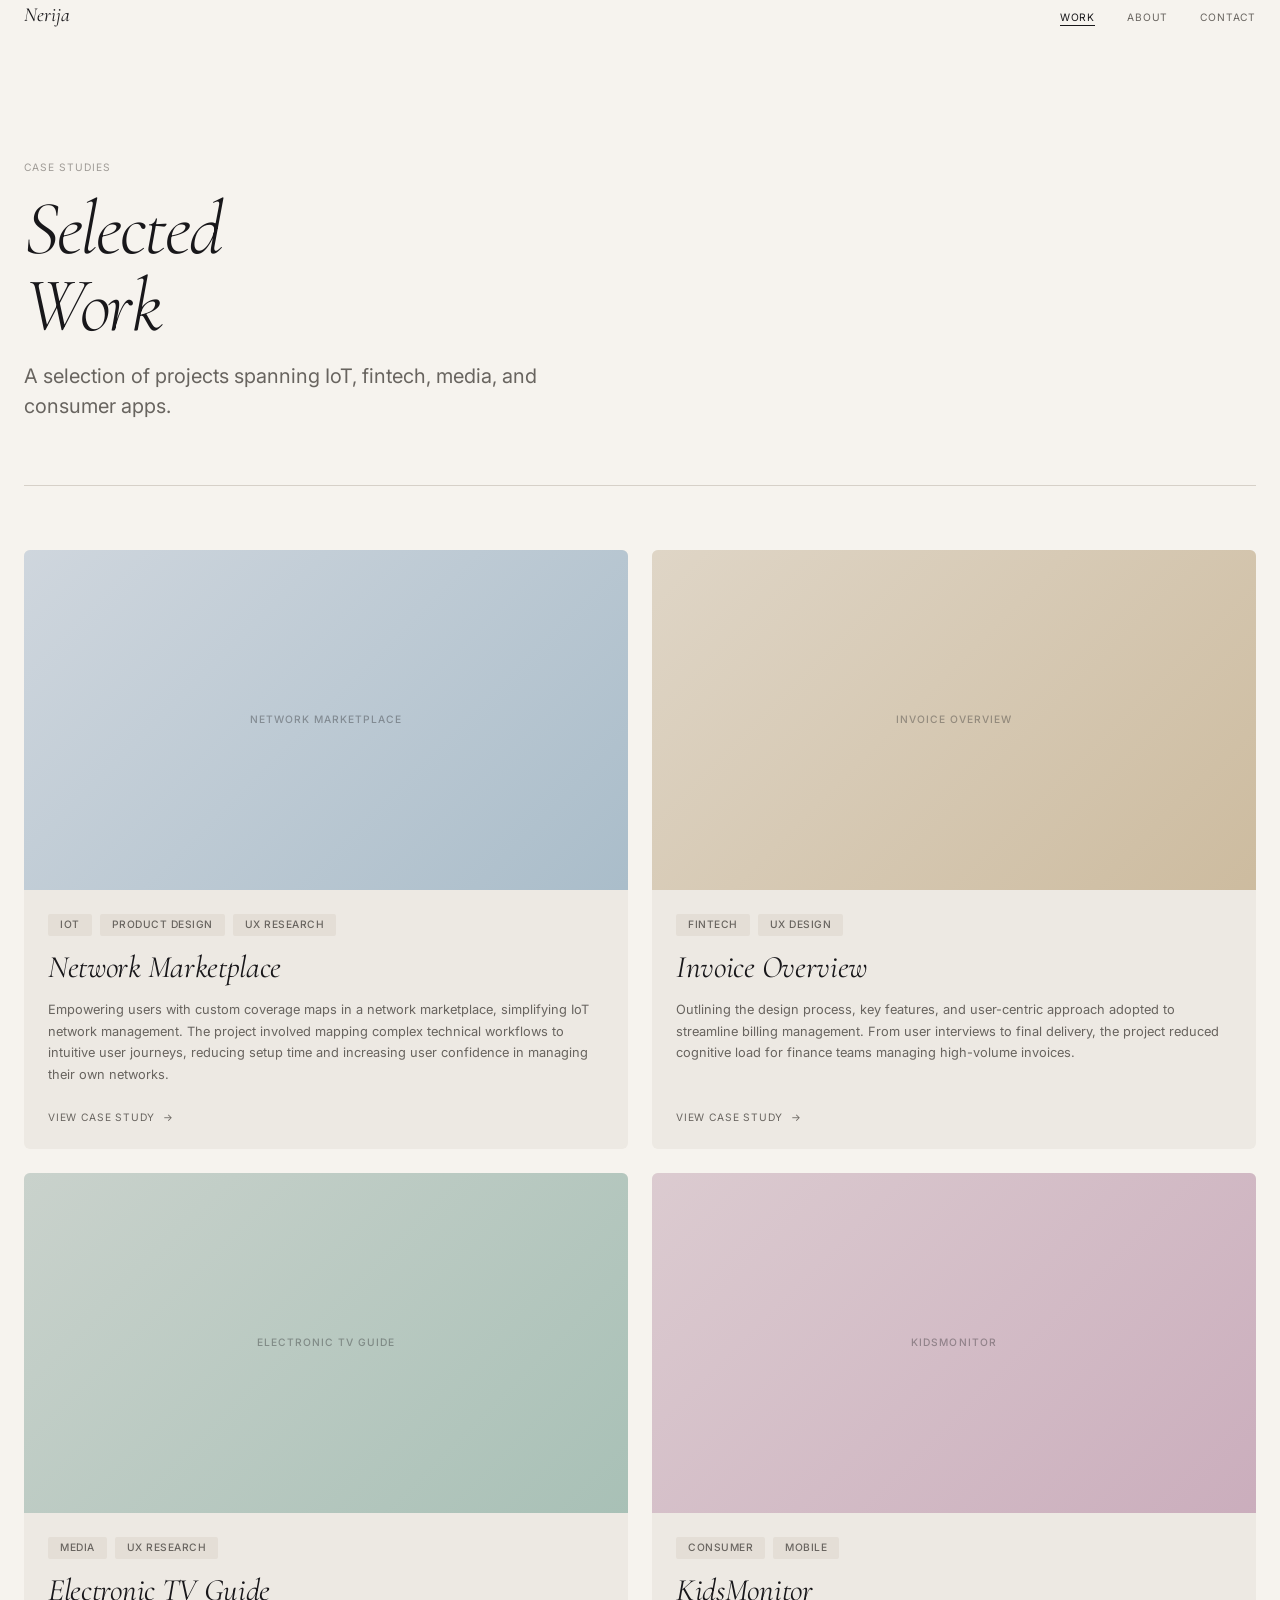
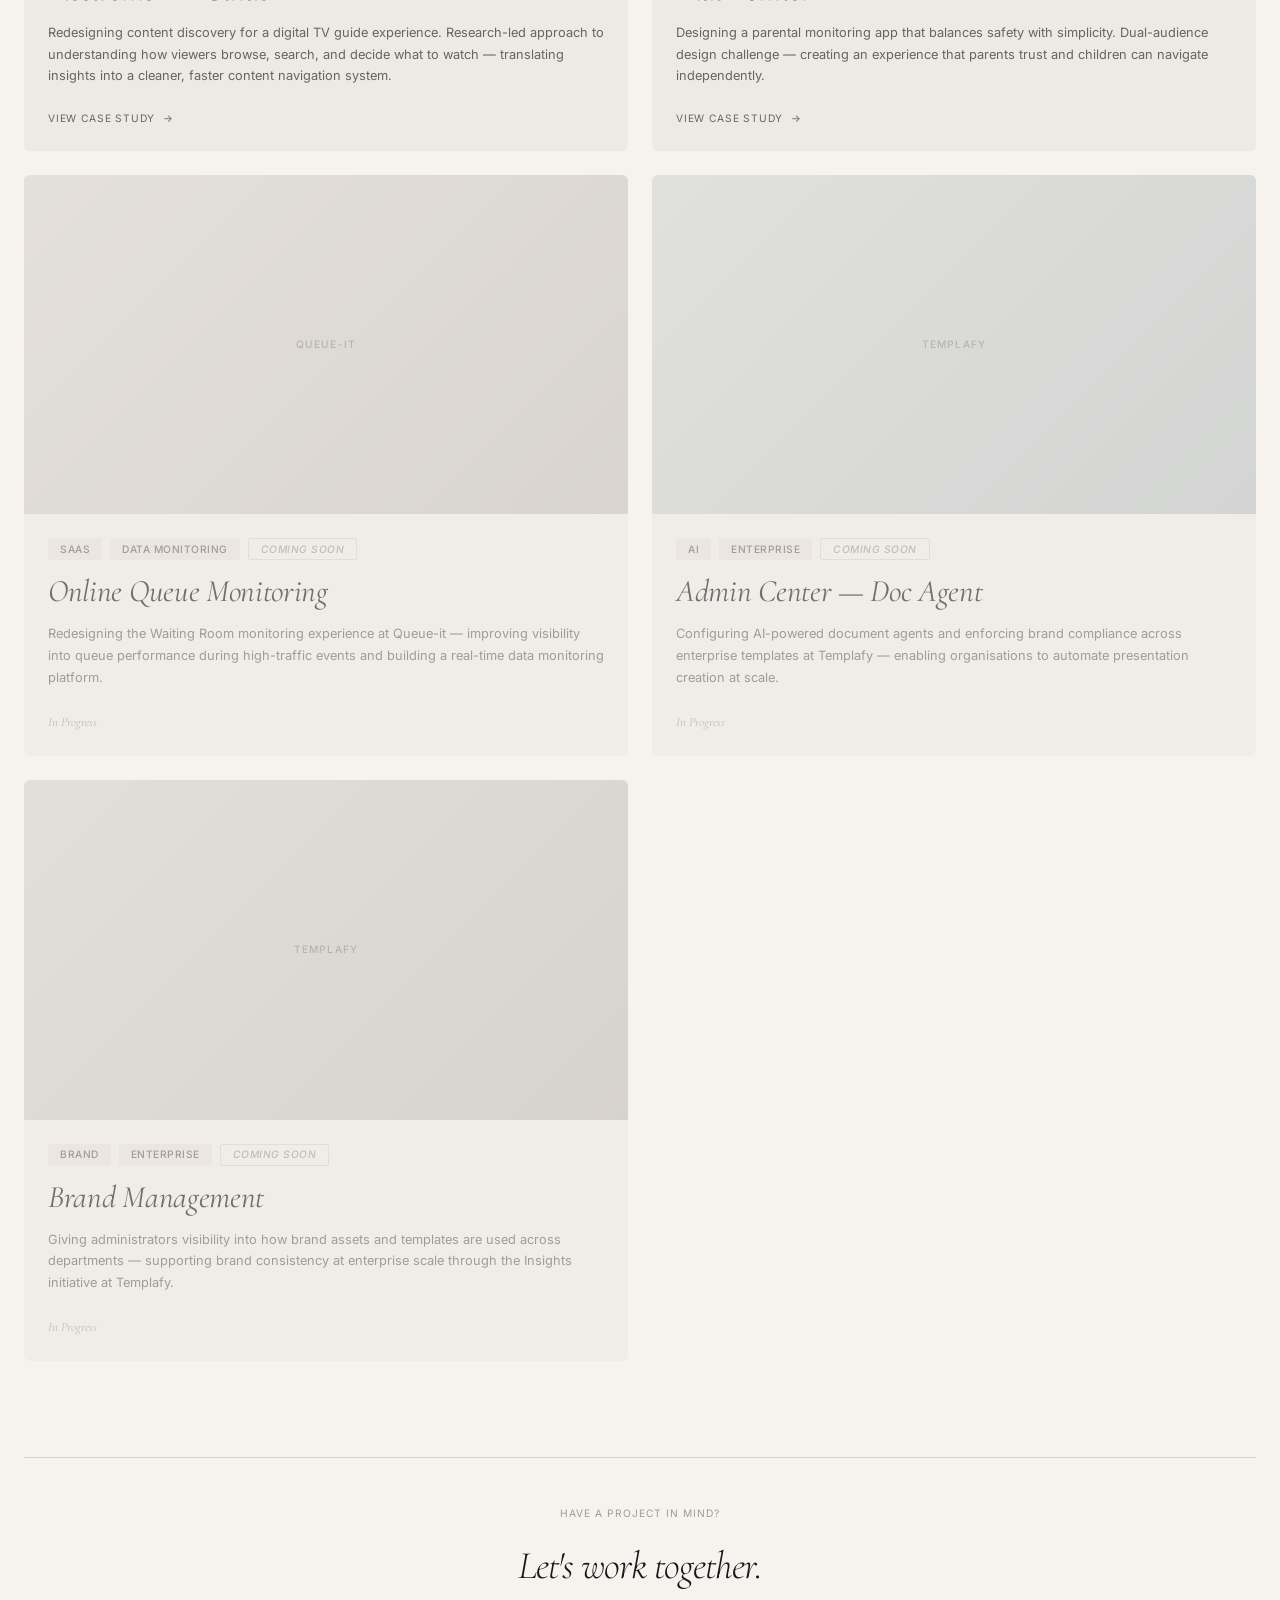
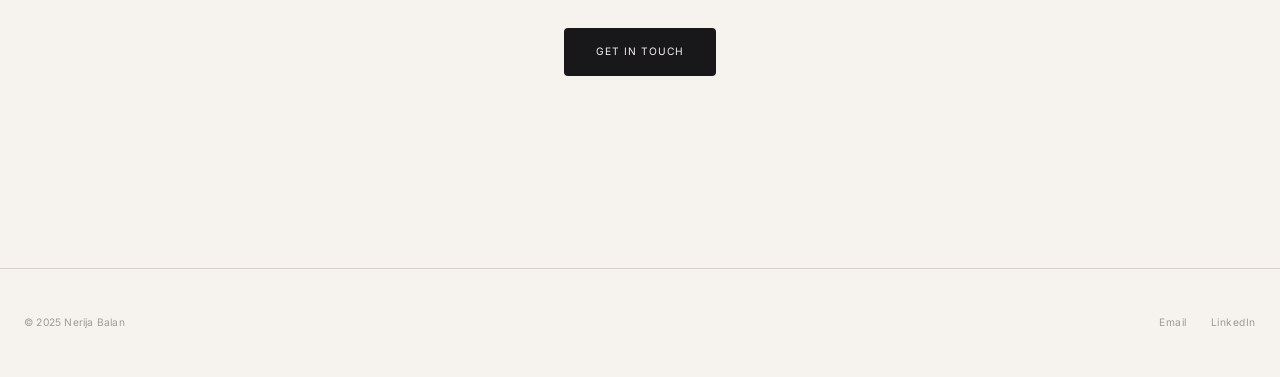
<file: work.html>
<!DOCTYPE html>
<html lang="en">
<head>
  <meta charset="UTF-8">
  <meta name="viewport" content="width=device-width, initial-scale=1.0">
  <title>Work — Nerija Balan</title>
  <meta name="description" content="Selected case studies by Nerija Balan, UX Designer based in Copenhagen.">
  <link rel="stylesheet" href="css/styles.css">
  <style>
    .card--soon {
      opacity: 0.6;
      cursor: default;
      pointer-events: none;
    }

    .card--soon:hover {
      transform: none;
      box-shadow: none;
    }

    .img-placeholder--soon::before {
      background: linear-gradient(135deg, #D0CBC4 0%, #B5AFA8 100%);
    }

    .img-placeholder--soon-2::before {
      background: linear-gradient(135deg, #C8CCCE 0%, #A8B0B4 100%);
    }

    .img-placeholder--soon-3::before {
      background: linear-gradient(135deg, #CCCAC4 0%, #B0ACA4 100%);
    }

    .soon-tag {
      background: transparent;
      border: 1px solid var(--color-border);
      color: var(--color-text-3);
      font-style: italic;
    }

    .card__cta--muted {
      color: var(--color-text-3);
      font-family: var(--font-display);
      font-style: italic;
      font-size: var(--text-sm);
      letter-spacing: 0;
      text-transform: none;
    }
  </style>
</head>
<body>

  <!-- ======================================================
       NAVIGATION
       ====================================================== -->
  <header class="nav" role="banner">
    <div class="container">
      <div class="nav__inner">
        <a href="index.html" class="nav__logo" aria-label="Nerija Balan — home">Nerija</a>
        <nav aria-label="Primary">
          <ul class="nav__links">
            <li><a href="work.html">Work</a></li>
            <li><a href="about.html">About</a></li>
            <li><a href="contact.html">Contact</a></li>
          </ul>
        </nav>
        <button class="nav__toggle" aria-label="Toggle menu" aria-expanded="false">
          <span></span><span></span><span></span>
        </button>
      </div>
    </div>
  </header>

  <main>

    <!-- ======================================================
         PAGE HERO
         ====================================================== -->
    <div class="container">
      <div class="page-hero">
        <p class="label page-hero__eyebrow">Case Studies</p>
        <h1 class="page-hero__title">Selected<br>Work</h1>
        <p class="page-hero__sub">
          A selection of projects spanning IoT, fintech, media, and consumer apps.
        </p>
      </div>
    </div>

    <!-- ======================================================
         CASE STUDIES GRID
         ====================================================== -->
    <section class="section" aria-label="All case studies" style="padding-top: 0;">
      <div class="container">
        <div class="work-full-grid">

          <!-- 1. Network Marketplace -->
          <a href="network-marketplace.html" class="card" id="network">
            <div class="card__image">
              <div class="img-placeholder img-placeholder--1">
                <div class="img-placeholder__inner">
                  <span class="img-placeholder__label">Network Marketplace</span>
                </div>
              </div>
            </div>
            <div class="card__body">
              <div class="card__meta">
                <span class="tag">IoT</span>
                <span class="tag">Product Design</span>
                <span class="tag">UX Research</span>
              </div>
              <h2 class="card__title">Network Marketplace</h2>
              <p class="card__desc">
                Empowering users with custom coverage maps in a network marketplace,
                simplifying IoT network management. The project involved mapping complex
                technical workflows to intuitive user journeys, reducing setup time and
                increasing user confidence in managing their own networks.
              </p>
              <span class="card__cta">
                View Case Study
                <span class="card__cta-arrow" aria-hidden="true">→</span>
              </span>
            </div>
          </a>

          <!-- 2. Invoice Overview -->
          <a href="invoice-overview.html" class="card" id="invoice">
            <div class="card__image">
              <div class="img-placeholder img-placeholder--2">
                <div class="img-placeholder__inner">
                  <span class="img-placeholder__label">Invoice Overview</span>
                </div>
              </div>
            </div>
            <div class="card__body">
              <div class="card__meta">
                <span class="tag">FinTech</span>
                <span class="tag">UX Design</span>
              </div>
              <h2 class="card__title">Invoice Overview</h2>
              <p class="card__desc">
                Outlining the design process, key features, and user-centric approach
                adopted to streamline billing management. From user interviews to final
                delivery, the project reduced cognitive load for finance teams managing
                high-volume invoices.
              </p>
              <span class="card__cta">
                View Case Study
                <span class="card__cta-arrow" aria-hidden="true">→</span>
              </span>
            </div>
          </a>

          <!-- 3. Electronic TV Guide -->
          <a href="electronic-tv-guide.html" class="card" id="tv-guide">
            <div class="card__image">
              <div class="img-placeholder img-placeholder--3">
                <div class="img-placeholder__inner">
                  <span class="img-placeholder__label">Electronic TV Guide</span>
                </div>
              </div>
            </div>
            <div class="card__body">
              <div class="card__meta">
                <span class="tag">Media</span>
                <span class="tag">UX Research</span>
              </div>
              <h2 class="card__title">Electronic TV Guide</h2>
              <p class="card__desc">
                Redesigning content discovery for a digital TV guide experience.
                Research-led approach to understanding how viewers browse, search,
                and decide what to watch — translating insights into a cleaner,
                faster content navigation system.
              </p>
              <span class="card__cta">
                View Case Study
                <span class="card__cta-arrow" aria-hidden="true">→</span>
              </span>
            </div>
          </a>

          <!-- 4. KidsMonitor -->
          <a href="#kidsmonitor" class="card" id="kidsmonitor">
            <div class="card__image">
              <div class="img-placeholder img-placeholder--4">
                <div class="img-placeholder__inner">
                  <span class="img-placeholder__label">KidsMonitor</span>
                </div>
              </div>
            </div>
            <div class="card__body">
              <div class="card__meta">
                <span class="tag">Consumer</span>
                <span class="tag">Mobile</span>
              </div>
              <h2 class="card__title">KidsMonitor</h2>
              <p class="card__desc">
                Designing a parental monitoring app that balances safety with simplicity.
                Dual-audience design challenge — creating an experience that parents
                trust and children can navigate independently.
              </p>
              <span class="card__cta">
                View Case Study
                <span class="card__cta-arrow" aria-hidden="true">→</span>
              </span>
            </div>
          </a>

          <!-- 5. Queue-it — Coming Soon -->
          <div class="card card--soon">
            <div class="card__image">
              <div class="img-placeholder img-placeholder--soon">
                <div class="img-placeholder__inner">
                  <span class="img-placeholder__label">Queue-it</span>
                </div>
              </div>
            </div>
            <div class="card__body">
              <div class="card__meta">
                <span class="tag">SaaS</span>
                <span class="tag">Data Monitoring</span>
                <span class="tag soon-tag">Coming Soon</span>
              </div>
              <h2 class="card__title">Online Queue Monitoring</h2>
              <p class="card__desc">
                Redesigning the Waiting Room monitoring experience at Queue-it —
                improving visibility into queue performance during high-traffic events
                and building a real-time data monitoring platform.
              </p>
              <span class="card__cta card__cta--muted">In Progress</span>
            </div>
          </div>

          <!-- 6. Templafy — Doc Agent — Coming Soon -->
          <div class="card card--soon">
            <div class="card__image">
              <div class="img-placeholder img-placeholder--soon-2">
                <div class="img-placeholder__inner">
                  <span class="img-placeholder__label">Templafy</span>
                </div>
              </div>
            </div>
            <div class="card__body">
              <div class="card__meta">
                <span class="tag">AI</span>
                <span class="tag">Enterprise</span>
                <span class="tag soon-tag">Coming Soon</span>
              </div>
              <h2 class="card__title">Admin Center — Doc Agent</h2>
              <p class="card__desc">
                Configuring AI-powered document agents and enforcing brand compliance
                across enterprise templates at Templafy — enabling organisations to
                automate presentation creation at scale.
              </p>
              <span class="card__cta card__cta--muted">In Progress</span>
            </div>
          </div>

          <!-- 7. Templafy — Brand Management — Coming Soon -->
          <div class="card card--soon">
            <div class="card__image">
              <div class="img-placeholder img-placeholder--soon-3">
                <div class="img-placeholder__inner">
                  <span class="img-placeholder__label">Templafy</span>
                </div>
              </div>
            </div>
            <div class="card__body">
              <div class="card__meta">
                <span class="tag">Brand</span>
                <span class="tag">Enterprise</span>
                <span class="tag soon-tag">Coming Soon</span>
              </div>
              <h2 class="card__title">Brand Management</h2>
              <p class="card__desc">
                Giving administrators visibility into how brand assets and templates
                are used across departments — supporting brand consistency at
                enterprise scale through the Insights initiative at Templafy.
              </p>
              <span class="card__cta card__cta--muted">In Progress</span>
            </div>
          </div>

        </div>
      </div>
    </section>

    <!-- ======================================================
         CTA
         ====================================================== -->
    <section class="section" style="text-align: center; padding-top: 0;">
      <div class="container">
        <hr style="border: none; border-top: 1px solid var(--color-border); margin-bottom: var(--s7);">
        <p class="label" style="margin-bottom: var(--s4);">Have a project in mind?</p>
        <h2 style="font-family: var(--font-display); font-size: var(--text-3xl); font-weight: 300; font-style: italic; letter-spacing: -0.02em; margin-bottom: var(--s6);">
          Let's work together.
        </h2>
        <a href="contact.html" class="btn btn--primary">Get in Touch</a>
      </div>
    </section>

  </main>

  <!-- ======================================================
       FOOTER
       ====================================================== -->
  <footer class="footer" role="contentinfo">
    <div class="container">
      <div class="footer__inner">
        <p class="footer__copy">© 2025 Nerija Balan</p>
        <ul class="footer__links">
          <li><a href="mailto:nerija.balan@gmail.com">Email</a></li>
          <li><a href="https://linkedin.com/in/nerija-balan-41176445" target="_blank" rel="noopener">LinkedIn</a></li>
        </ul>
      </div>
    </div>
  </footer>

  <script src="js/main.js"></script>
</body>
</html>
</file>
<file: css/styles.css>
@import url('https://fonts.googleapis.com/css2?family=Cormorant+Garamond:ital,wght@0,300;0,400;0,600;1,300;1,400;1,600&family=Inter:wght@400;500&display=swap');

/* ============================================================
   DESIGN TOKENS
   ============================================================ */
:root {
  /* Colors — warm Scandinavian palette */
  --color-bg:           #F6F3EE;
  --color-surface:      #EDE9E3;
  --color-surface-2:    #E4DED6;
  --color-border:       #D6D0C8;
  --color-text-1:       #18171A;
  --color-text-2:       #68645F;
  --color-text-3:       #9E9A95;
  --color-accent:       #B8724A;
  --color-accent-hover: #A36039;

  /* Typography */
  --font-display: 'Cormorant Garamond', Georgia, serif;  /* all editorial headings */
  --font-body:    'Inter', system-ui, sans-serif;        /* nav, labels, body, UI */

  /* Type scale — Major Third (1.250) */
  --text-xs:   0.64rem;    /* ~10px  captions, badges     */
  --text-sm:   0.8rem;     /* ~13px  labels, meta         */
  --text-base: 1rem;       /*  16px  body                 */
  --text-lg:   1.25rem;    /*  20px  sub-headings         */
  --text-xl:   1.563rem;   /*  25px  section headings     */
  --text-2xl:  1.953rem;   /*  31px  page headings        */
  --text-3xl:  2.441rem;   /*  39px  large headings       */
  --text-hero: clamp(3.5rem, 8vw, 7rem); /* responsive hero */

  /* Line heights */
  --leading-tight:  1.1;
  --leading-snug:   1.25;
  --leading-normal: 1.5;
  --leading-relaxed:1.7;

  /* Spacing — 8pt grid */
  --s1:  4px;
  --s2:  8px;
  --s3:  12px;
  --s4:  16px;
  --s5:  24px;
  --s6:  32px;
  --s7:  48px;
  --s8:  64px;
  --s9:  96px;
  --s10: 128px;

  /* Shadows */
  --shadow-sm: 0 1px 3px rgba(24,23,26,0.06), 0 1px 2px rgba(24,23,26,0.04);
  --shadow-md: 0 4px 12px rgba(24,23,26,0.08), 0 2px 4px rgba(24,23,26,0.04);
  --shadow-lg: 0 16px 32px rgba(24,23,26,0.10), 0 4px 8px rgba(24,23,26,0.06);

  /* Border radius — sharp/editorial */
  --radius-sm: 2px;
  --radius-md: 4px;
  --radius-lg: 6px;

  /* Easing */
  --ease-out:    cubic-bezier(0.16, 1, 0.3, 1);
  --ease-in:     cubic-bezier(0.7, 0, 0.84, 0);
  --ease-in-out: cubic-bezier(0.65, 0, 0.35, 1);

  /* Layout */
  --container:  1280px;
  --nav-height: 64px;
}

/* ============================================================
   RESET & BASE
   ============================================================ */
*, *::before, *::after { box-sizing: border-box; margin: 0; padding: 0; }

html { scroll-behavior: smooth; }

body {
  font-family: var(--font-body);
  font-size: var(--text-base);
  line-height: var(--leading-normal);
  color: var(--color-text-1);
  background-color: var(--color-bg);
  -webkit-font-smoothing: antialiased;
  -moz-osx-font-smoothing: grayscale;
}

img, video { max-width: 100%; display: block; }
a { color: inherit; text-decoration: none; }

/* ============================================================
   ACCESSIBILITY
   ============================================================ */
:focus-visible {
  outline: 2px solid var(--color-text-1);
  outline-offset: 3px;
  border-radius: var(--radius-sm);
}

.sr-only {
  position: absolute; width: 1px; height: 1px;
  padding: 0; margin: -1px; overflow: hidden;
  clip: rect(0,0,0,0); border: 0;
}

@media (prefers-reduced-motion: reduce) {
  *, *::before, *::after {
    animation-duration: 0.01ms !important;
    transition-duration: 0.01ms !important;
  }
}

/* ============================================================
   LAYOUT
   ============================================================ */
.container {
  max-width: var(--container);
  margin: 0 auto;
  padding: 0 var(--s5);
}

/* ============================================================
   NAVIGATION
   ============================================================ */
.nav {
  position: fixed;
  top: 0; left: 0; right: 0;
  height: var(--nav-height);
  z-index: 100;
  transition:
    background 200ms var(--ease-out),
    border-color 200ms var(--ease-out);
}

.nav.scrolled {
  background: rgba(246, 243, 238, 0.88);
  backdrop-filter: blur(12px) saturate(180%);
  -webkit-backdrop-filter: blur(12px) saturate(180%);
  border-bottom: 1px solid var(--color-border);
}

.nav__inner {
  display: flex;
  align-items: center;
  justify-content: space-between;
  height: 100%;
}

.nav__logo {
  font-family: var(--font-display);
  font-size: var(--text-lg);
  font-weight: 400;
  font-style: italic;
  letter-spacing: 0;
  color: var(--color-text-1);
}

.nav__links {
  display: flex;
  gap: var(--s6);
  list-style: none;
}

.nav__links a {
  font-family: var(--font-body);
  font-size: var(--text-xs);
  font-weight: 400;
  letter-spacing: 0.08em;
  text-transform: uppercase;
  color: var(--color-text-2);
  transition: color 150ms var(--ease-out);
  position: relative;
  padding-bottom: 3px;
}

.nav__links a::after {
  content: '';
  position: absolute;
  bottom: 0; left: 0; right: 0;
  height: 1px;
  background: var(--color-text-1);
  transform: scaleX(0);
  transform-origin: left;
  transition: transform 200ms var(--ease-out);
}

.nav__links a:hover,
.nav__links a.active {
  color: var(--color-text-1);
}

.nav__links a:hover::after,
.nav__links a.active::after {
  transform: scaleX(1);
}

/* Mobile nav toggle */
.nav__toggle {
  display: none;
  flex-direction: column;
  gap: 5px;
  background: none;
  border: none;
  cursor: pointer;
  padding: var(--s2);
  border-radius: var(--radius-md);
  min-width: 44px;
  min-height: 44px;
  align-items: center;
  justify-content: center;
}

.nav__toggle span {
  width: 22px;
  height: 1.5px;
  background: var(--color-text-1);
  transition: transform 200ms var(--ease-out), opacity 150ms;
  display: block;
}

.nav__toggle.open span:nth-child(1) { transform: translateY(6.5px) rotate(45deg); }
.nav__toggle.open span:nth-child(2) { opacity: 0; }
.nav__toggle.open span:nth-child(3) { transform: translateY(-6.5px) rotate(-45deg); }

/* ============================================================
   BUTTONS
   ============================================================ */
.btn {
  display: inline-flex;
  align-items: center;
  justify-content: center;
  gap: var(--s2);
  height: 48px;
  padding: 0 var(--s6);
  font-family: var(--font-body);
  font-size: var(--text-xs);
  font-weight: 400;
  letter-spacing: 0.1em;
  text-transform: uppercase;
  border: none;
  cursor: pointer;
  border-radius: var(--radius-md);
  transition: all 120ms var(--ease-out);
  min-width: 44px;
}

.btn--primary {
  background: var(--color-text-1);
  color: var(--color-bg);
}

.btn--primary:hover {
  background: #2E2C30;
  transform: translateY(-1px);
  box-shadow: var(--shadow-md);
}

.btn--outline {
  background: transparent;
  color: var(--color-text-1);
  border: 1px solid var(--color-border);
}

.btn--outline:hover {
  border-color: var(--color-text-1);
  transform: translateY(-1px);
  box-shadow: var(--shadow-sm);
}

/* ============================================================
   LABELS & TAGS
   ============================================================ */
.label {
  font-family: var(--font-body);
  font-size: var(--text-xs);
  font-weight: 400;
  letter-spacing: 0.1em;
  text-transform: uppercase;
  color: var(--color-text-3);
}

.tag {
  display: inline-flex;
  align-items: center;
  height: 22px;
  padding: 0 var(--s3);
  font-size: var(--text-xs);
  font-weight: 500;
  letter-spacing: 0.05em;
  text-transform: uppercase;
  background: var(--color-surface-2);
  color: var(--color-text-2);
  border-radius: var(--radius-sm);
}

/* ============================================================
   IMAGE PLACEHOLDERS
   ============================================================ */
.img-placeholder {
  width: 100%;
  aspect-ratio: 16 / 9;
  position: relative;
  background: var(--color-surface);
  overflow: hidden;
}

.img-placeholder__inner {
  position: absolute;
  inset: 0;
  display: flex;
  align-items: center;
  justify-content: center;
}

.img-placeholder__label {
  font-size: var(--text-xs);
  font-weight: 500;
  letter-spacing: 0.1em;
  text-transform: uppercase;
  color: rgba(24,23,26,0.35);
  position: relative;
  z-index: 1;
}

.img-placeholder::before {
  content: '';
  position: absolute;
  inset: 0;
  opacity: 0.7;
}

.img-placeholder--1::before {
  background: linear-gradient(135deg, #C2CEDB 0%, #8DAABF 100%);
}
.img-placeholder--2::before {
  background: linear-gradient(135deg, #D9CDBA 0%, #BFA882 100%);
}
.img-placeholder--3::before {
  background: linear-gradient(135deg, #BAC8C2 0%, #8BAFA3 100%);
}
.img-placeholder--4::before {
  background: linear-gradient(135deg, #D4BEC8 0%, #BC94AC 100%);
}

/* ============================================================
   CASE STUDY CARDS
   ============================================================ */
.card {
  display: flex;
  flex-direction: column;
  background: var(--color-surface);
  border-radius: var(--radius-lg);
  overflow: hidden;
  transition:
    transform 200ms var(--ease-out),
    box-shadow 200ms var(--ease-out);
  text-decoration: none;
  color: inherit;
}

.card:hover {
  transform: translateY(-4px);
  box-shadow: var(--shadow-lg);
}

.card__image .img-placeholder {
  border-radius: 0;
}

.card__body {
  padding: var(--s5);
  display: flex;
  flex-direction: column;
  flex: 1;
}

.card__meta {
  display: flex;
  align-items: center;
  gap: var(--s2);
  margin-bottom: var(--s3);
}

.card__title {
  font-family: var(--font-display);
  font-size: var(--text-2xl);
  font-weight: 400;
  font-style: italic;
  line-height: var(--leading-snug);
  margin-bottom: var(--s3);
  letter-spacing: -0.01em;
}

.card__desc {
  font-size: var(--text-sm);
  color: var(--color-text-2);
  line-height: var(--leading-relaxed);
  flex: 1;
  margin-bottom: var(--s5);
}

.card__cta {
  display: inline-flex;
  align-items: center;
  gap: var(--s2);
  font-family: var(--font-body);
  font-size: var(--text-xs);
  font-weight: 400;
  letter-spacing: 0.08em;
  text-transform: uppercase;
  color: var(--color-text-2);
  transition:
    color 150ms var(--ease-out),
    gap 200ms var(--ease-out);
}

.card:hover .card__cta {
  color: var(--color-text-1);
  gap: var(--s3);
}

.card__cta-arrow {
  transition: transform 200ms var(--ease-out);
}

.card:hover .card__cta-arrow {
  transform: translateX(4px);
}

/* ============================================================
   SECTIONS
   ============================================================ */
.section {
  padding: var(--s9) 0;
}

.section--lg {
  padding: var(--s10) 0;
}

.section__header {
  display: flex;
  align-items: baseline;
  justify-content: space-between;
  margin-bottom: var(--s7);
  gap: var(--s4);
}

.section__title {
  font-family: var(--font-display);
  font-size: var(--text-3xl);
  font-weight: 300;
  font-style: italic;
  line-height: var(--leading-tight);
  letter-spacing: -0.02em;
}

.section__link {
  font-family: var(--font-body);
  font-size: var(--text-xs);
  font-weight: 400;
  letter-spacing: 0.08em;
  text-transform: uppercase;
  color: var(--color-text-2);
  white-space: nowrap;
  transition: color 150ms var(--ease-out);
}

.section__link:hover { color: var(--color-text-1); }

/* ============================================================
   HERO — HOME
   ============================================================ */
.hero {
  min-height: 100vh;
  display: flex;
  flex-direction: column;
  justify-content: flex-end;
  padding-bottom: var(--s10);
  padding-top: calc(var(--nav-height) + var(--s9));
  position: relative;
}

.hero__eyebrow {
  margin-bottom: var(--s5);
}

.hero__heading {
  font-family: var(--font-display);
  font-size: var(--text-hero);
  font-weight: 300;
  font-style: italic;
  line-height: 0.92;
  letter-spacing: -0.02em;
  color: var(--color-text-1);
  margin-bottom: var(--s5);
}

.hero__period {
  color: var(--color-accent);
}

.hero__sub {
  font-family: var(--font-body);
  font-size: var(--text-base);
  color: var(--color-text-2);
  line-height: var(--leading-relaxed);
  max-width: 480px;
  margin-bottom: var(--s7);
}

.hero__actions {
  display: flex;
  align-items: center;
  gap: var(--s3);
}

.hero__scroll {
  position: absolute;
  bottom: var(--s6);
  right: var(--s5);
  font-size: var(--text-xs);
  letter-spacing: 0.12em;
  text-transform: uppercase;
  color: var(--color-text-3);
  writing-mode: vertical-rl;
  display: flex;
  align-items: center;
  gap: var(--s2);
  user-select: none;
}

/* ============================================================
   WORK GRID — HOME FEATURED
   ============================================================ */
.work-grid {
  display: grid;
  grid-template-columns: repeat(2, 1fr);
  gap: var(--s5);
}

.work-grid--featured .card:first-child {
  grid-column: span 2;
  flex-direction: row;
}

.work-grid--featured .card:first-child .card__image {
  flex: 1.2;
}

.work-grid--featured .card:first-child .card__image .img-placeholder {
  aspect-ratio: unset;
  height: 100%;
  min-height: 280px;
}

.work-grid--featured .card:first-child .card__body {
  flex: 1;
  padding: var(--s7);
  justify-content: center;
}

.work-grid--featured .card:first-child .card__title {
  font-size: var(--text-3xl);
}

/* ============================================================
   SERVICES
   ============================================================ */
.services-grid {
  display: grid;
  grid-template-columns: repeat(3, 1fr);
  gap: 0 var(--s6);
}

.service-item {
  padding: var(--s5) 0;
  border-top: 1px solid var(--color-border);
}

.service-item__number {
  font-size: var(--text-xs);
  letter-spacing: 0.1em;
  color: var(--color-text-3);
  margin-bottom: var(--s4);
  font-variant-numeric: tabular-nums;
}

.service-item__title {
  font-family: var(--font-display);
  font-size: var(--text-xl);
  font-weight: 400;
  font-style: italic;
  line-height: var(--leading-snug);
  margin-bottom: var(--s3);
  letter-spacing: -0.01em;
}

.service-item__desc {
  font-size: var(--text-sm);
  color: var(--color-text-2);
  line-height: var(--leading-relaxed);
}

/* ============================================================
   ABOUT TEASER — HOME
   ============================================================ */
.about-teaser {
  display: grid;
  grid-template-columns: 1fr 1fr;
  gap: var(--s8);
  align-items: center;
  padding: var(--s9) 0;
  border-top: 1px solid var(--color-border);
}

.about-teaser__portrait {
  aspect-ratio: 4/5;
  background: var(--color-surface);
  border-radius: var(--radius-lg);
  overflow: hidden;
  position: relative;
}

.about-teaser__portrait::before {
  content: '';
  position: absolute;
  inset: 0;
  background: linear-gradient(160deg, #CCC8C3 0%, #A8A49F 100%);
  opacity: 0.6;
}

.about-teaser__portrait-label {
  position: absolute;
  inset: 0;
  display: flex;
  align-items: center;
  justify-content: center;
  font-size: var(--text-xs);
  letter-spacing: 0.1em;
  text-transform: uppercase;
  color: rgba(24,23,26,0.4);
}

.about-teaser__content {}

.about-teaser__lead {
  font-family: var(--font-display);
  font-size: var(--text-2xl);
  font-weight: 300;
  font-style: italic;
  line-height: var(--leading-snug);
  letter-spacing: -0.01em;
  margin-bottom: var(--s5);
}

.about-teaser__body {
  font-size: var(--text-base);
  color: var(--color-text-2);
  line-height: var(--leading-relaxed);
  margin-bottom: var(--s6);
}

/* ============================================================
   PAGE HERO
   ============================================================ */
.page-hero {
  padding-top: calc(var(--nav-height) + var(--s9));
  padding-bottom: var(--s8);
  border-bottom: 1px solid var(--color-border);
  margin-bottom: var(--s8);
}

.page-hero__eyebrow {
  margin-bottom: var(--s4);
}

.page-hero__title {
  font-family: var(--font-display);
  font-size: clamp(3rem, 6vw, 5.5rem);
  font-weight: 300;
  font-style: italic;
  line-height: 1.0;
  letter-spacing: -0.03em;
}

.page-hero__sub {
  font-size: var(--text-lg);
  color: var(--color-text-2);
  line-height: var(--leading-normal);
  max-width: 600px;
  margin-top: var(--s4);
}

/* ============================================================
   WORK PAGE
   ============================================================ */
.work-full-grid {
  display: grid;
  grid-template-columns: repeat(2, 1fr);
  gap: var(--s5);
}

/* ============================================================
   ABOUT PAGE
   ============================================================ */
.about-hero {
  display: grid;
  grid-template-columns: 1fr 1.3fr;
  gap: var(--s8);
  padding-bottom: var(--s9);
  border-bottom: 1px solid var(--color-border);
  margin-bottom: var(--s9);
  align-items: start;
}

.about-portrait {
  aspect-ratio: 3/4;
  background: var(--color-surface);
  border-radius: var(--radius-lg);
  position: relative;
  overflow: hidden;
}

.about-portrait::before {
  content: '';
  position: absolute;
  inset: 0;
  background: linear-gradient(160deg, #CCC8C3 0%, #A8A29C 100%);
  opacity: 0.6;
}

.about-portrait__label {
  position: absolute;
  inset: 0;
  display: flex;
  align-items: center;
  justify-content: center;
  font-size: var(--text-xs);
  letter-spacing: 0.1em;
  text-transform: uppercase;
  color: rgba(24,23,26,0.4);
}

.about-bio__eyebrow {
  margin-bottom: var(--s4);
}

.about-bio__lead {
  font-family: var(--font-display);
  font-size: var(--text-2xl);
  font-weight: 300;
  font-style: italic;
  line-height: var(--leading-snug);
  letter-spacing: -0.01em;
  margin-bottom: var(--s5);
}

.about-bio__body {
  font-size: var(--text-base);
  color: var(--color-text-2);
  line-height: var(--leading-relaxed);
}

.about-bio__body p + p {
  margin-top: var(--s4);
}

.about-bio__cta {
  margin-top: var(--s6);
}

/* Skills */
.skills-section {
  padding-bottom: var(--s9);
  margin-bottom: var(--s9);
}

.skills-cards {
  display: grid;
  grid-template-columns: 1fr;
  gap: var(--s5);
}

/* Tablet: 2 per row (4-column grid, each card spans 2) */
@media (min-width: 640px) {
  .skills-cards {
    grid-template-columns: repeat(4, 1fr);
    gap: var(--s5);
  }
  .skill-card {
    grid-column: span 2;
  }
  /* 1 card alone in last row → full width */
  .skill-card:nth-child(2n+1):last-child {
    grid-column: span 4;
  }
}

/* Desktop: 3 per row (6-column grid, each card spans 2) */
@media (min-width: 1024px) {
  .skills-cards {
    grid-template-columns: repeat(6, 1fr);
    gap: var(--s6);
  }
  .skill-card {
    grid-column: span 2;
  }
  /* Reset tablet last-card rule */
  .skill-card:nth-child(2n+1):last-child {
    grid-column: span 2;
  }
  /* 2 cards in last row → each span 3 (fills full width) */
  .skill-card:nth-child(3n+1):nth-last-child(2),
  .skill-card:nth-child(3n+1):nth-last-child(2) ~ .skill-card {
    grid-column: span 3;
  }
  /* 1 card in last row → full width */
  .skill-card:nth-child(3n+1):last-child {
    grid-column: span 6;
  }
}

.skill-card {
  background: var(--color-surface);
  border-radius: var(--radius-lg);
  padding: var(--s5);
  transition: background 150ms var(--ease-out), box-shadow 150ms var(--ease-out);
}

.skill-card:hover {
  background: var(--color-surface-2);
  box-shadow: var(--shadow-sm);
}

.skill-card__title {
  font-family: var(--font-body);
  font-size: var(--text-xs);
  font-weight: 500;
  letter-spacing: 0.1em;
  text-transform: uppercase;
  color: var(--color-text-3);
  margin-bottom: var(--s4);
}

.skill-card__list {
  list-style: none;
  display: flex;
  flex-direction: column;
  gap: var(--s3);
}

.skill-card__list li {
  font-size: var(--text-sm);
  color: var(--color-text-2);
  line-height: var(--leading-normal);
}

/* Process */
.process-grid {
  display: grid;
  grid-template-columns: repeat(4, 1fr);
  gap: 0 var(--s6);
  margin-top: var(--s7);
}

.process-step {
  border-top: 1px solid var(--color-border);
  padding-top: var(--s4);
}

.process-step__number {
  font-size: var(--text-xs);
  letter-spacing: 0.1em;
  color: var(--color-text-3);
  margin-bottom: var(--s3);
}

.process-step__title {
  font-family: var(--font-display);
  font-size: var(--text-lg);
  font-weight: 400;
  font-style: italic;
  letter-spacing: -0.01em;
  margin-bottom: var(--s2);
}

.process-step__desc {
  font-size: var(--text-sm);
  color: var(--color-text-2);
  line-height: var(--leading-relaxed);
}

/* ============================================================
   EXPERIENCE TIMELINE
   ============================================================ */
.experience-list {
  display: flex;
  flex-direction: column;
  margin-top: var(--s7);
}

.exp-item {
  display: grid;
  grid-template-columns: 220px 1fr;
  gap: 0 var(--s8);
  padding: var(--s6) 0;
  border-top: 1px solid var(--color-border);
}

.exp-item__meta {}

.exp-item__role {
  font-family: var(--font-body);
  font-size: var(--text-xs);
  font-weight: 300;
  letter-spacing: 0.1em;
  text-transform: uppercase;
  color: var(--color-text-1);
  margin-bottom: var(--s2);
}

.exp-item__company {
  font-family: var(--font-body);
  font-size: var(--text-xs);
  font-weight: 300;
  letter-spacing: 0.15em;
  text-transform: uppercase;
  color: var(--color-text-3);
  margin-bottom: var(--s2);
}

.exp-item__date {
  font-size: var(--text-xs);
  color: var(--color-text-3);
  letter-spacing: 0.05em;
}

.exp-item__bullets {
  list-style: none;
  display: flex;
  flex-direction: column;
  gap: var(--s3);
}

.exp-item__bullets li {
  font-size: var(--text-sm);
  color: var(--color-text-2);
  line-height: var(--leading-relaxed);
  padding-left: var(--s4);
  position: relative;
}

.exp-item__bullets li::before {
  content: '—';
  position: absolute;
  left: 0;
  color: var(--color-text-3);
}

@media (max-width: 768px) {
  .exp-item {
    grid-template-columns: 1fr;
    gap: var(--s4);
  }
}

/* ============================================================
   CONTACT PAGE
   ============================================================ */
.contact-layout {
  display: grid;
  grid-template-columns: 1fr 1fr;
  gap: var(--s8);
  align-items: start;
}

.contact-info {}

.contact-info__lead {
  font-family: var(--font-display);
  font-size: var(--text-2xl);
  font-weight: 300;
  font-style: italic;
  line-height: var(--leading-snug);
  letter-spacing: -0.01em;
  margin-bottom: var(--s6);
}

.contact-links {
  display: flex;
  flex-direction: column;
  gap: var(--s4);
  margin-bottom: var(--s8);
}

.contact-link {
  display: flex;
  align-items: center;
  gap: var(--s3);
  font-size: var(--text-base);
  color: var(--color-text-1);
  transition: color 150ms var(--ease-out);
  min-height: 44px;
}

.contact-link:hover { color: var(--color-accent); }

.contact-link__label {
  font-size: var(--text-xs);
  font-weight: 500;
  letter-spacing: 0.1em;
  text-transform: uppercase;
  color: var(--color-text-3);
  display: block;
  margin-bottom: 2px;
}

.contact-link__value {
  font-size: var(--text-base);
  color: var(--color-text-1);
  transition: color 150ms var(--ease-out);
}

.contact-link:hover .contact-link__value { color: var(--color-accent); }

/* ============================================================
   CONTACT FORM
   ============================================================ */
.form {
  display: flex;
  flex-direction: column;
  gap: var(--s5);
}

.form-field {
  display: flex;
  flex-direction: column;
  gap: 6px;
}

.form-label {
  font-size: var(--text-xs);
  font-weight: 500;
  letter-spacing: 0.08em;
  text-transform: uppercase;
  color: var(--color-text-2);
}

.form-input,
.form-textarea {
  font-family: var(--font-body);
  font-size: var(--text-base);
  color: var(--color-text-1);
  background: var(--color-surface);
  border: 1px solid var(--color-border);
  border-radius: var(--radius-md);
  padding: 0 var(--s4);
  height: 48px;
  width: 100%;
  transition:
    border-color 150ms var(--ease-out),
    box-shadow 150ms var(--ease-out);
  box-shadow: inset 0 1px 2px rgba(24,23,26,0.04);
}

.form-textarea {
  height: auto;
  min-height: 160px;
  padding: var(--s4);
  resize: vertical;
  line-height: var(--leading-relaxed);
}

.form-input:hover,
.form-textarea:hover {
  border-color: var(--color-text-3);
}

.form-input:focus,
.form-textarea:focus {
  outline: none;
  border-color: var(--color-text-1);
  box-shadow:
    0 0 0 3px rgba(24,23,26,0.08),
    inset 0 1px 2px rgba(24,23,26,0.04);
}

.form-input::placeholder,
.form-textarea::placeholder {
  color: var(--color-text-3);
}

/* ============================================================
   FOOTER
   ============================================================ */
.footer {
  padding: var(--s6) 0;
  border-top: 1px solid var(--color-border);
  margin-top: var(--s9);
}

.footer__inner {
  display: flex;
  align-items: center;
  justify-content: space-between;
  gap: var(--s4);
}

.footer__copy {
  font-size: var(--text-xs);
  color: var(--color-text-3);
  letter-spacing: 0.02em;
}

.footer__links {
  display: flex;
  gap: var(--s5);
  list-style: none;
}

.footer__links a {
  font-size: var(--text-xs);
  color: var(--color-text-3);
  letter-spacing: 0.05em;
  transition: color 150ms var(--ease-out);
  min-height: 44px;
  display: flex;
  align-items: center;
}

.footer__links a:hover { color: var(--color-text-1); }

/* ============================================================
   ANIMATIONS
   ============================================================ */
.fade-up {
  opacity: 0;
  transform: translateY(20px);
  animation: fadeUp 700ms var(--ease-out) forwards;
}

.fade-up:nth-child(1) { animation-delay: 0ms; }
.fade-up:nth-child(2) { animation-delay: 80ms; }
.fade-up:nth-child(3) { animation-delay: 160ms; }
.fade-up:nth-child(4) { animation-delay: 240ms; }

@keyframes fadeUp {
  to { opacity: 1; transform: translateY(0); }
}

/* ============================================================
   RESPONSIVE
   ============================================================ */
@media (max-width: 1024px) {
  .work-grid--featured .card:first-child {
    flex-direction: column;
  }
  .work-grid--featured .card:first-child .card__image .img-placeholder {
    aspect-ratio: 16/9;
    height: auto;
  }
  .process-grid {
    grid-template-columns: repeat(2, 1fr);
    gap: var(--s5) var(--s6);
  }
}

@media (max-width: 768px) {
  .nav__links { display: none; }
  .nav__toggle { display: flex; }

  .nav__links.mobile-open {
    display: flex;
    flex-direction: column;
    position: fixed;
    top: var(--nav-height);
    left: 0; right: 0; bottom: 0;
    background: var(--color-bg);
    padding: var(--s6) var(--s5);
    gap: var(--s4);
    z-index: 99;
    border-top: 1px solid var(--color-border);
  }

  .nav__links.mobile-open a {
    font-family: var(--font-display);
    font-size: var(--text-2xl);
    font-style: italic;
    font-weight: 300;
    letter-spacing: -0.01em;
    text-transform: none;
    color: var(--color-text-1);
    padding: var(--s3) 0;
    border-bottom: 1px solid var(--color-border);
  }

  .nav__links.mobile-open a::after { display: none; }

  .work-grid,
  .work-grid--featured,
  .work-full-grid {
    grid-template-columns: 1fr;
  }

  .work-grid--featured .card:first-child { grid-column: span 1; }
  .services-grid { grid-template-columns: 1fr; }
  .about-teaser { grid-template-columns: 1fr; }
  .about-hero { grid-template-columns: 1fr; }
  .about-portrait { aspect-ratio: 1/1; }
  .contact-layout { grid-template-columns: 1fr; }
  .skills-cards { grid-template-columns: repeat(2, 1fr); }
  .process-grid { grid-template-columns: 1fr; gap: var(--s5) 0; }

  .footer__inner {
    flex-direction: column;
    text-align: center;
  }
}

@media (max-width: 640px) {
  .hero__actions {
    flex-direction: column;
    align-items: flex-start;
    width: 100%;
  }

  .btn {
    width: 100%;
  }

  .section__header {
    flex-direction: column;
    align-items: flex-start;
    gap: var(--s3);
  }

  .hero__scroll { display: none; }
}
</file>
